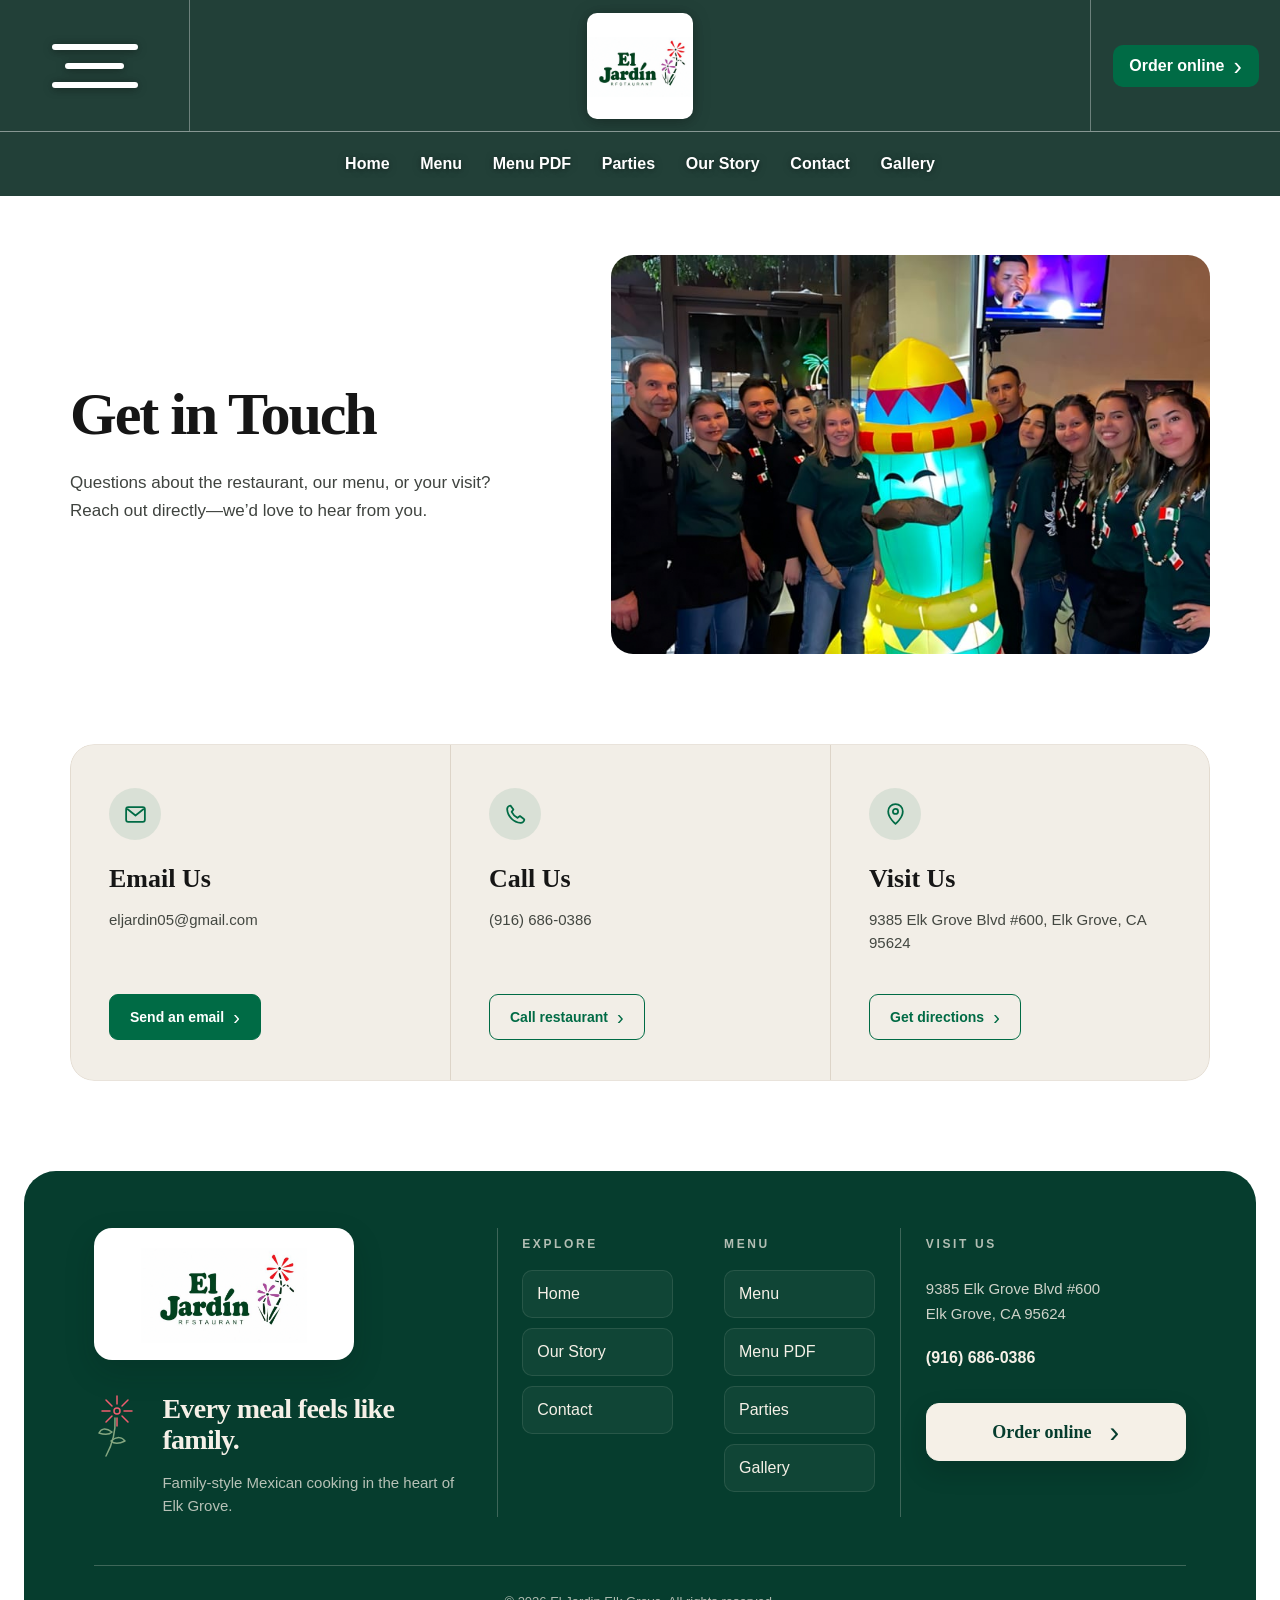
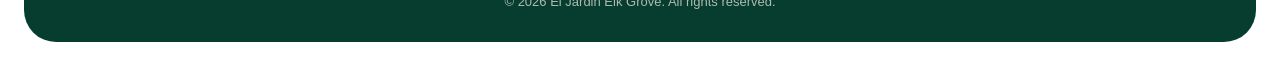
<file: contact.html>
<!doctype html>
<html lang="en">
  <head>
    <meta charset="UTF-8" />
    <meta name="viewport" content="width=device-width, initial-scale=1.0" />
    <meta
      name="description"
      content="Contact El Jardín restaurant in Elk Grove by email, phone, or in person."
    />
    <title>El Jardín | Contact Us</title>
    <link rel="stylesheet" href="style.css" />
  </head>
  <body>
    <header class="site-header is-past-hero-border" data-site-header>
      <div class="header-brand-row">
        <div class="header-balance">
          <button
            class="menu-toggle"
            type="button"
            aria-label="Open menu"
            aria-expanded="false"
            aria-controls="site-menu-overlay"
          >
            <span></span>
            <span></span>
            <span></span>
          </button>
        </div>

        <a
          class="header-brand"
          href="./index.html"
          aria-label="El Jardín home"
        >
          <img
            class="header-logo"
            src="images/logo.png"
            alt="El Jardín Restaurant"
          />
        </a>

        <div class="header-order-area">
          <a class="header-order" href="https://eljardineg.com/menu">
            Order online <span aria-hidden="true">›</span>
          </a>
        </div>
      </div>

      <nav class="header-nav" aria-label="Primary navigation">
        <a href="./index.html">Home</a>
        <a href="https://eljardineg.com/menu">Menu</a>
        <a href="./menu-pdf.html">Menu PDF</a>
        <a href="./parties.html">Parties</a>
        <a href="./our story.html">Our Story</a>
        <a href="./contact.html" aria-current="page">Contact</a>
        <a href="./gallery.html">Gallery</a>
      </nav>
    </header>

    <div id="site-menu-overlay" class="menu-overlay" aria-hidden="true">
      <button class="menu-close" type="button" aria-label="Close menu">×</button>

      <nav class="overlay-nav" aria-label="Expanded navigation">
        <a href="./index.html">Home</a>
        <a href="https://eljardineg.com/menu">Menu</a>
        <a href="./menu-pdf.html">Menu PDF</a>
        <a href="./parties.html">Parties</a>
        <a href="./our story.html">Our Story</a>
        <a href="./contact.html" aria-current="page">Contact</a>
        <a href="./gallery.html">Gallery</a>
        <a href="https://eljardineg.com/menu">Order online</a>
      </nav>
    </div>

    <main class="contact-page">
      <div class="contact-shell">
        <section
          class="contact-intro"
          data-reveal="contact-intro"
          aria-labelledby="contact-title"
        >
          <div class="contact-intro__copy">
            <h1 id="contact-title">Get in Touch</h1>
            <p>
              Questions about the restaurant, our menu, or your visit? Reach out
              directly—we’d love to hear from you.
            </p>
          </div>

          <img
            id="contact-mosaic"
            class="contact-mosaic"
            src="images/PhotoshopExtension_Image (30).png"
            alt="El Jardín team gathered beside a colorful cactus display and mosaic floor"
          />
        </section>

        <section
          class="contact-panel-section"
          data-reveal="contact-methods"
          aria-labelledby="contact-methods-title"
        >
          <h2 id="contact-methods-title" class="visually-hidden">
            Ways to contact El Jardín
          </h2>

          <div class="contact-panel">
            <article class="contact-method">
              <span class="contact-method__icon" aria-hidden="true">
                <svg viewBox="0 0 24 24">
                  <rect x="3" y="5" width="18" height="14" rx="2" />
                  <path d="m4.5 7 7.5 6 7.5-6" />
                </svg>
              </span>
              <h2>Email Us</h2>
              <p class="contact-method__detail">eljardin05@gmail.com</p>
              <a
                class="contact-action contact-action--primary"
                href="mailto:eljardin05@gmail.com?subject=El%20Jard%C3%ADn%20Website%20Inquiry"
                >Send an email</a
              >
            </article>

            <article class="contact-method">
              <span class="contact-method__icon" aria-hidden="true">
                <svg viewBox="0 0 24 24">
                  <path
                    d="M7.2 3.5 10 7.2 8.3 9.5c1.2 2.5 3.2 4.5 5.7 5.7l2.3-1.7 3.7 2.8c.4.3.6.8.4 1.3-.5 1.5-1.9 2.5-3.5 2.4C10.2 19.5 4.5 13.8 4 7.1c-.1-1.6.9-3 2.4-3.5.3-.1.6-.1.8-.1Z"
                  />
                </svg>
              </span>
              <h2>Call Us</h2>
              <p class="contact-method__detail">(916) 686-0386</p>
              <a class="contact-action" href="tel:+19166860386"
                >Call restaurant</a
              >
            </article>

            <article class="contact-method">
              <span class="contact-method__icon" aria-hidden="true">
                <svg viewBox="0 0 24 24">
                  <path
                    d="M12 21s7-6.1 7-12a7 7 0 1 0-14 0c0 5.9 7 12 7 12Z"
                  />
                  <circle cx="12" cy="9" r="2.5" />
                </svg>
              </span>
              <h2>Visit Us</h2>
              <address class="contact-method__detail">
                9385 Elk Grove Blvd #600, Elk Grove, CA 95624
              </address>
              <a
                class="contact-action"
                href="https://www.google.com/maps/search/?api=1&query=9385+Elk+Grove+Blvd+%23600%2C+Elk+Grove%2C+CA+95624"
                target="_blank"
                rel="noopener noreferrer"
                >Get directions</a
              >
            </article>
          </div>
        </section>
      </div>
    </main>

    <footer class="elj-footer">
      <div class="elj-footer__inner">
        <div class="elj-footer__grid">
          <div class="elj-footer__brand">
            <a
              class="elj-footer__logo-card"
              href="./index.html"
              aria-label="El Jardín home"
            >
              <img src="images/logo.png" alt="El Jardín Restaurant" />
            </a>

            <div class="elj-footer__brand-message">
              <svg
                class="elj-footer__flower"
                viewBox="0 0 42 64"
                aria-hidden="true"
              >
                <path d="M21 24c1 16-3 27-9 38" />
                <path d="M18 38c-7-5-11-3-13 1 6 2 10 2 13-1Z" />
                <path d="M17 47c6-5 11-4 14 0-6 3-11 3-14 0Z" />
                <circle cx="23" cy="17" r="3" />
                <path d="M23 2v8M23 24v8M8 17h8M30 17h8M12 6l6 6M28 22l6 6M34 6l-6 6M18 22l-6 6" />
              </svg>

              <div>
                <h2>Every meal feels like family.</h2>
                <p>
                  Family-style Mexican cooking in the heart of Elk Grove.
                </p>
              </div>
            </div>
          </div>

          <nav
            class="elj-footer__group elj-footer__group--divided"
            aria-label="Explore"
          >
            <p class="elj-footer__label">Explore</p>
            <a href="./index.html">Home</a>
            <a href="./our story.html">Our Story</a>
            <a href="./contact.html">Contact</a>
          </nav>

          <nav class="elj-footer__group" aria-label="Menu links">
            <p class="elj-footer__label">Menu</p>
            <a href="https://eljardineg.com/menu">Menu</a>
            <a href="./menu-pdf.html">Menu PDF</a>
            <a href="./parties.html">Parties</a>
            <a href="./gallery.html">Gallery</a>
          </nav>

          <div class="elj-footer__visit elj-footer__group--divided">
            <p class="elj-footer__label">Visit Us</p>
            <address>
              9385 Elk Grove Blvd #600<br />
              Elk Grove, CA 95624
            </address>
            <a class="elj-footer__phone" href="tel:+19166860386">
              (916) 686-0386
            </a>
            <a class="elj-footer__order" href="https://eljardineg.com/menu">
              <span>Order online</span>
              <span class="elj-footer__order-arrow" aria-hidden="true">›</span>
            </a>
          </div>
        </div>

        <div class="elj-footer__bottom">
          <p>
            © <span data-year>2026</span> El Jardin Elk Grove. All rights
            reserved.
          </p>
        </div>
      </div>
    </footer>

    <script src="script.js"></script>
  </body>
</html>
</file>
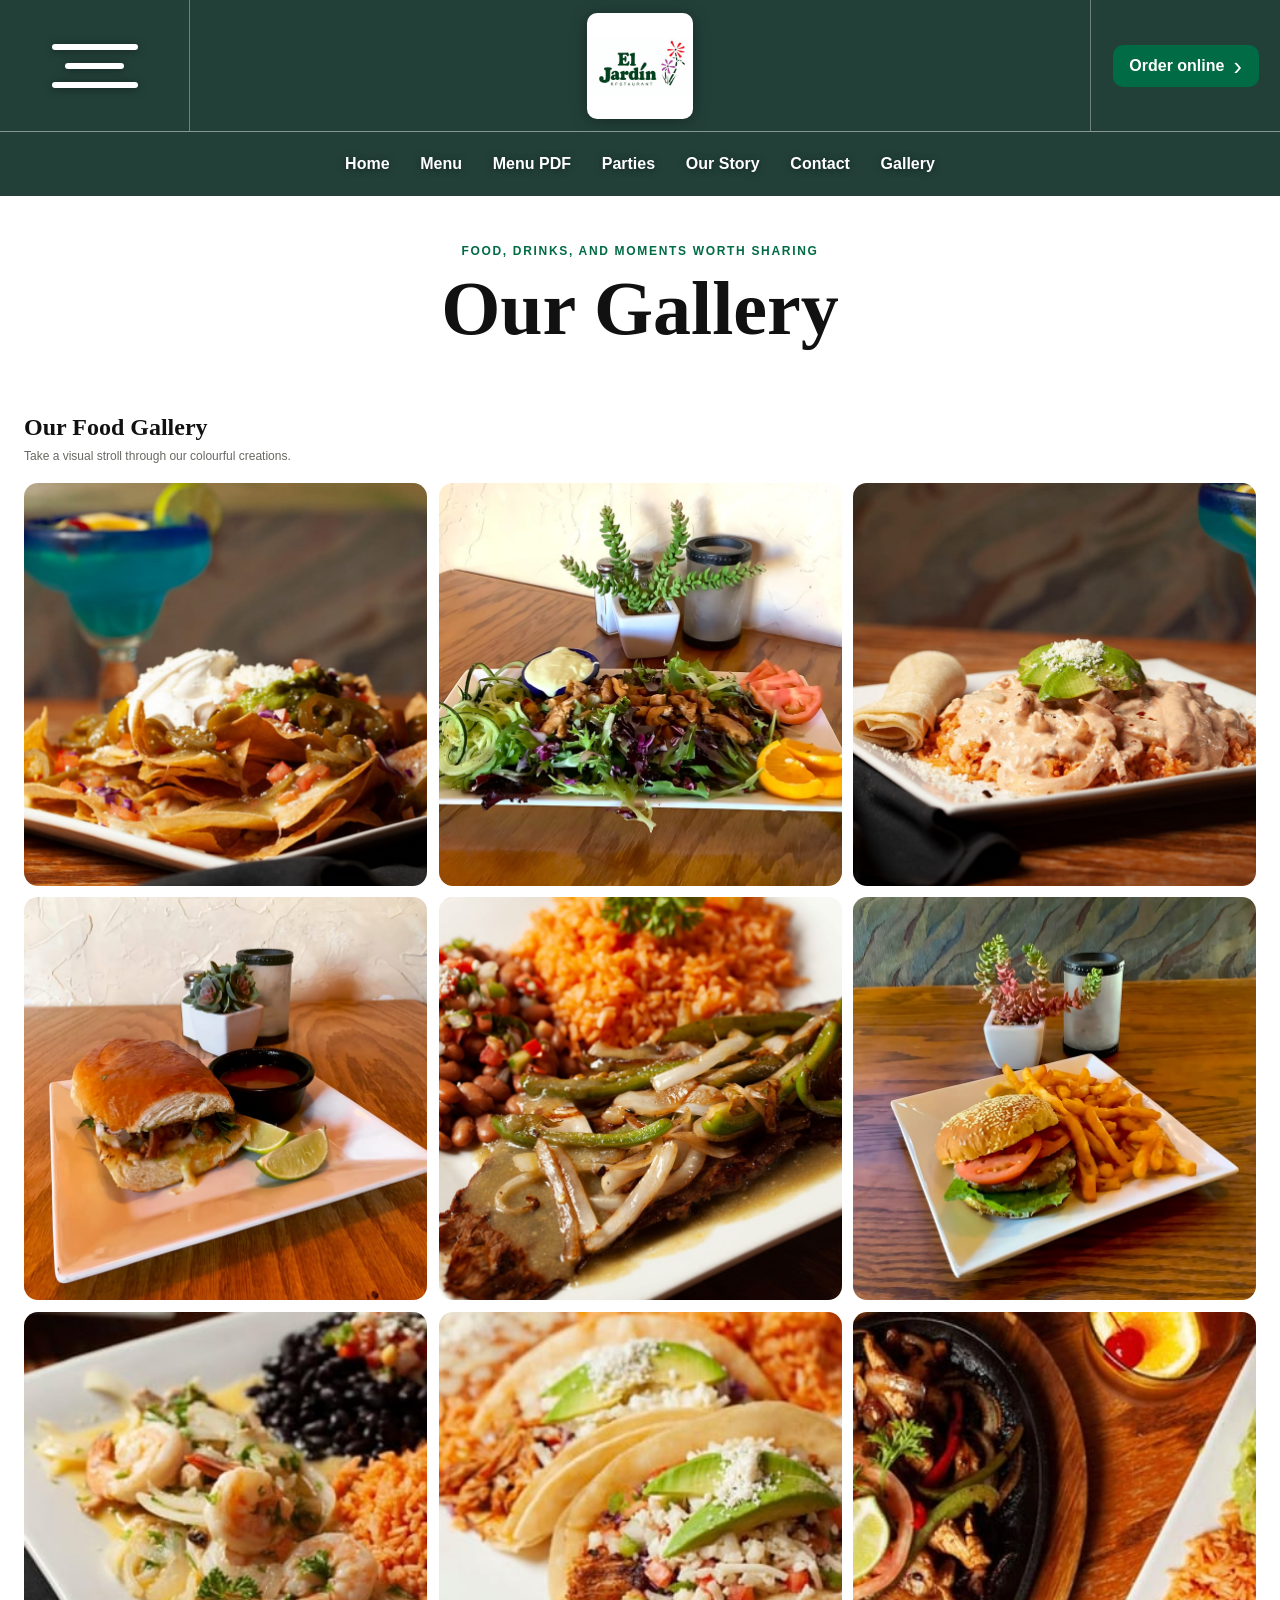
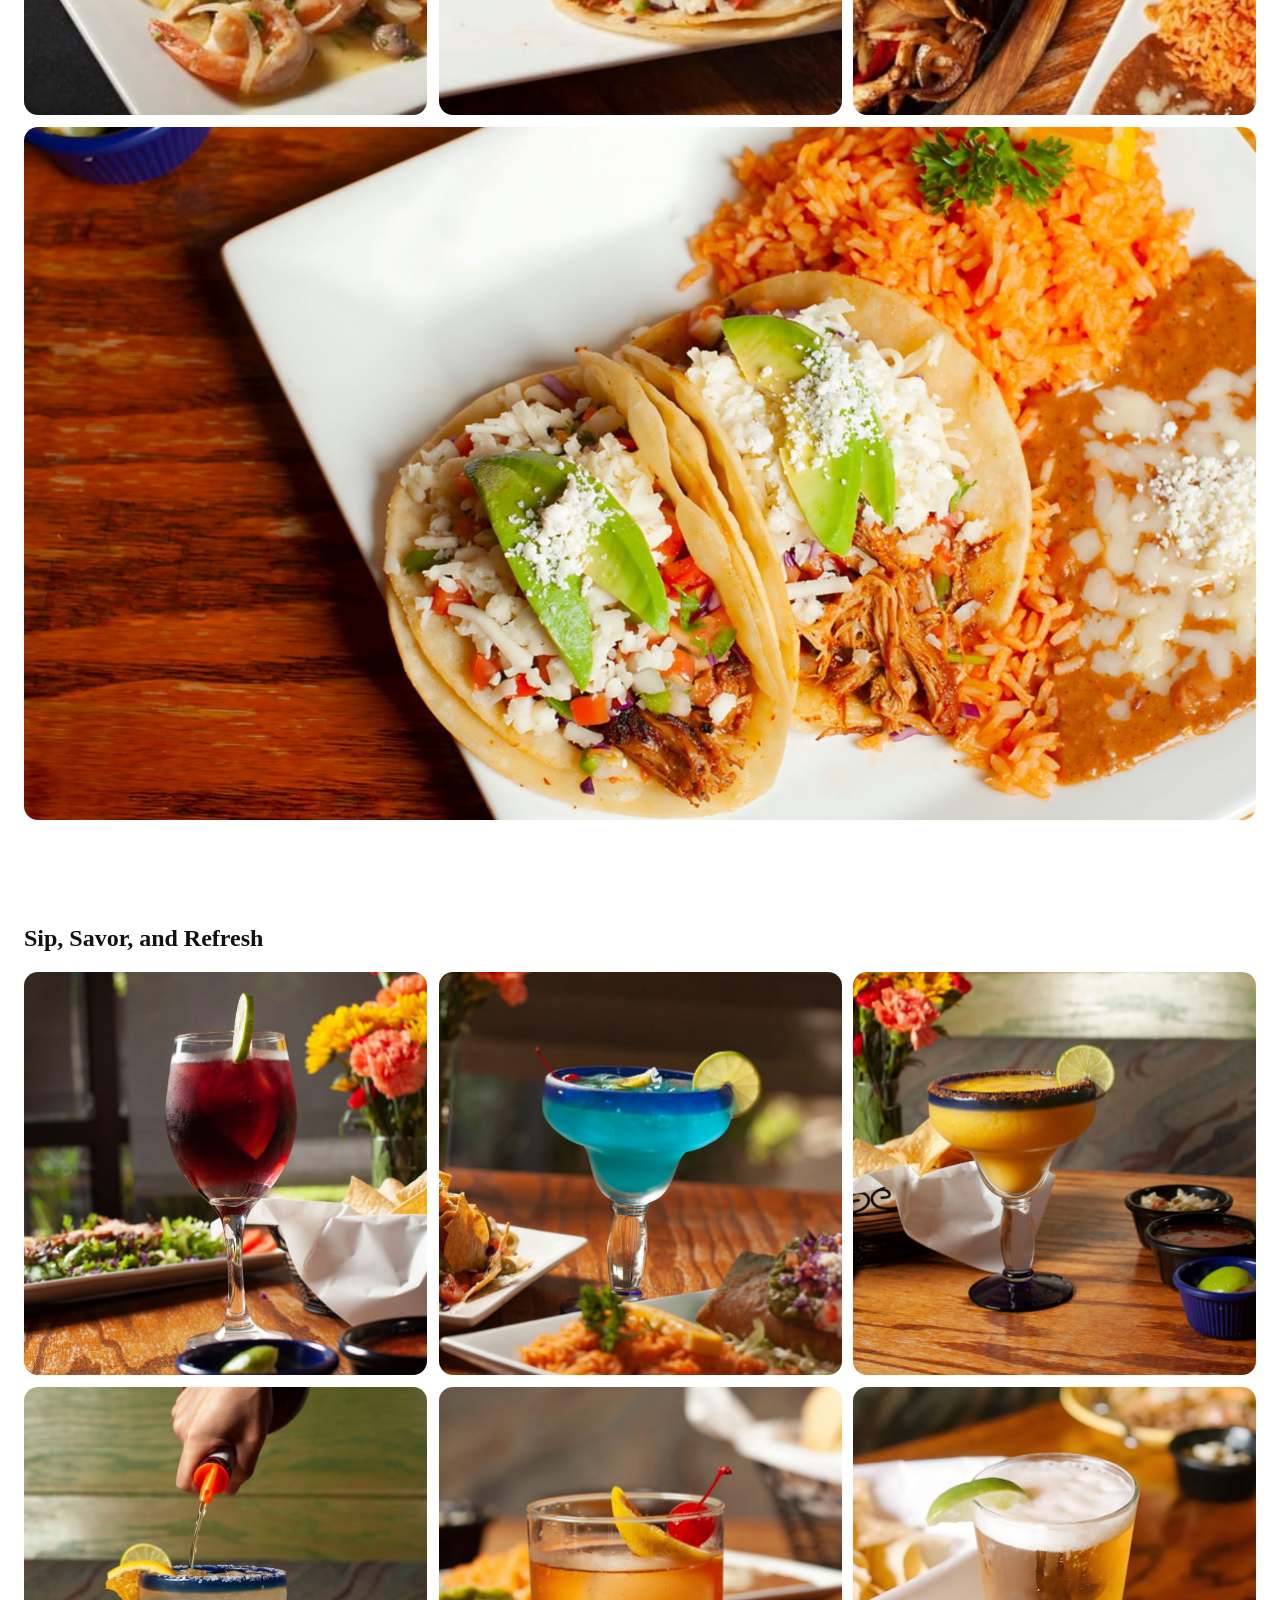
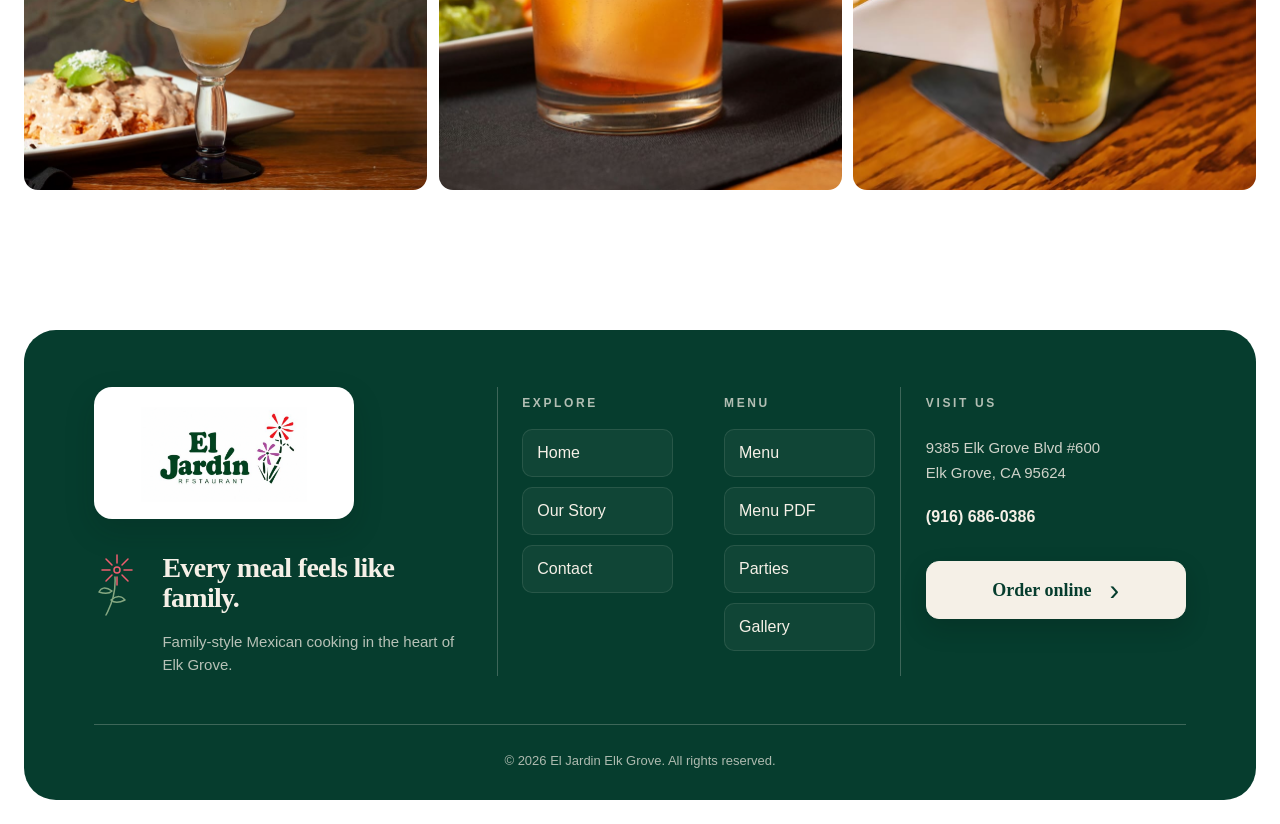
<file: gallery.html>
<!doctype html>
<html lang="en">
  <head>
    <meta charset="UTF-8" />
    <meta name="viewport" content="width=device-width, initial-scale=1.0" />
    <meta
      name="description"
      content="Explore food and drink photos from El Jardín in Elk Grove, California."
    />
    <title>El Jardín | Gallery</title>
    <link rel="stylesheet" href="style.css" />
  </head>
  <body>
    <header class="site-header is-past-hero-border" data-site-header>
      <div class="header-brand-row">
        <div class="header-balance">
          <button
            class="menu-toggle"
            type="button"
            aria-label="Open menu"
            aria-expanded="false"
            aria-controls="site-menu-overlay"
          >
            <span></span>
            <span></span>
            <span></span>
          </button>
        </div>

        <a
          class="header-brand"
          href="./index.html"
          aria-label="El Jardín home"
        >
          <img
            class="header-logo"
            src="images/logo.png"
            alt="El Jardín Restaurant"
          />
        </a>

        <div class="header-order-area">
          <a class="header-order" href="https://eljardineg.com/menu">
            Order online <span aria-hidden="true">›</span>
          </a>
        </div>
      </div>

      <nav class="header-nav" aria-label="Primary navigation">
        <a href="./index.html">Home</a>
        <a href="https://eljardineg.com/menu">Menu</a>
        <a href="./menu-pdf.html">Menu PDF</a>
        <a href="./parties.html">Parties</a>
        <a href="./our story.html">Our Story</a>
        <a href="./contact.html">Contact</a>
        <a href="./gallery.html" aria-current="page">Gallery</a>
      </nav>
    </header>

    <div id="site-menu-overlay" class="menu-overlay" aria-hidden="true">
      <button class="menu-close" type="button" aria-label="Close menu">×</button>

      <nav class="overlay-nav" aria-label="Expanded navigation">
        <a href="./index.html">Home</a>
        <a href="https://eljardineg.com/menu">Menu</a>
        <a href="./menu-pdf.html">Menu PDF</a>
        <a href="./parties.html">Parties</a>
        <a href="./our story.html">Our Story</a>
        <a href="./contact.html">Contact</a>
        <a href="./gallery.html" aria-current="page">Gallery</a>
        <a href="https://eljardineg.com/menu">Order online</a>
      </nav>
    </div>

    <main id="main-content" class="gallery-page">
      <header class="gallery-page__heading gallery-width">
        <p>Food, drinks, and moments worth sharing</p>
        <h1 id="gallery-title">Our Gallery</h1>
      </header>

      <section
        class="gallery-section gallery-width"
        data-reveal="food-gallery"
        aria-labelledby="food-gallery-heading"
      >
        <header class="gallery-heading">
          <h2 id="food-gallery-heading">Our Food Gallery</h2>
          <p>Take a visual stroll through our colourful creations.</p>
        </header>
        <div class="gallery-grid">
          <img
            class="gallery-image"
            src="images/PhotoshopExtension_Image (12).png"
            alt="Nachos topped with sour cream and guacamole"
          />
          <img
            class="gallery-image"
            src="images/PhotoshopExtension_Image (13).png"
            alt="Fresh Mexican salad with grilled meat and vegetables"
          />
          <img
            class="gallery-image"
            src="images/PhotoshopExtension_Image (14).png"
            alt="Pollo con crema served with Mexican rice"
          />
          <img
            class="gallery-image"
            src="images/PhotoshopExtension_Image (15).png"
            alt="Mexican torta served with dipping sauce"
          />
          <img
            class="gallery-image"
            src="images/PhotoshopExtension_Image (16).png"
            alt="Carne asada with grilled onions peppers rice and beans"
          />
          <img
            class="gallery-image"
            src="images/PhotoshopExtension_Image (17).png"
            alt="Burger served with french fries"
          />
          <img
            class="gallery-image"
            src="images/PhotoshopExtension_Image (8).png"
            alt="Camarones Salvajes served with rice and black beans"
          />
          <img
            class="gallery-image"
            src="images/PhotoshopExtension_Image (4).png"
            alt="Tacos Reyes topped with avocado"
          />
          <img
            class="gallery-image"
            src="images/PhotoshopExtension_Image (7).png"
            alt="Chicken fajitas served in a sizzling skillet"
          />
          <img
            class="gallery-image gallery-image--wide"
            src="images/PhotoshopExtension_Image (11).png"
            alt="Tacos served with Mexican rice and refried beans"
          />
        </div>
      </section>

      <section
        class="gallery-section gallery-width gallery-section--drinks"
        data-reveal="drinks-gallery"
        aria-labelledby="drinks-gallery-heading"
      >
        <header class="gallery-heading">
          <h2 id="drinks-gallery-heading">Sip, Savor, and Refresh</h2>
        </header>
        <div class="gallery-grid">
          <img
            class="gallery-image"
            src="images/PhotoshopExtension_Image (18).png"
            alt="Red sangria served with a lime garnish"
          />
          <img
            class="gallery-image"
            src="images/PhotoshopExtension_Image (19).png"
            alt="Blue margarita served with a lime garnish"
          />
          <img
            class="gallery-image"
            src="images/PhotoshopExtension_Image (20).png"
            alt="Orange margarita with a seasoned rim and lime garnish"
          />
          <img
            class="gallery-image"
            src="images/PhotoshopExtension_Image (21).png"
            alt="Fresh margarita being poured at the table"
          />
          <img
            class="gallery-image"
            src="images/PhotoshopExtension_Image (22).png"
            alt="Amber cocktail served with orange and cherry garnishes"
          />
          <img
            class="gallery-image"
            src="images/PhotoshopExtension_Image (23).png"
            alt="Cold beer served with a lime garnish"
          />
        </div>
      </section>
    </main>

    <footer class="elj-footer">
      <div class="elj-footer__inner">
        <div class="elj-footer__grid">
          <div class="elj-footer__brand">
            <a
              class="elj-footer__logo-card"
              href="./index.html"
              aria-label="El Jardín home"
            >
              <img src="images/logo.png" alt="El Jardín Restaurant" />
            </a>

            <div class="elj-footer__brand-message">
              <svg
                class="elj-footer__flower"
                viewBox="0 0 42 64"
                aria-hidden="true"
              >
                <path d="M21 24c1 16-3 27-9 38" />
                <path d="M18 38c-7-5-11-3-13 1 6 2 10 2 13-1Z" />
                <path d="M17 47c6-5 11-4 14 0-6 3-11 3-14 0Z" />
                <circle cx="23" cy="17" r="3" />
                <path d="M23 2v8M23 24v8M8 17h8M30 17h8M12 6l6 6M28 22l6 6M34 6l-6 6M18 22l-6 6" />
              </svg>

              <div>
                <h2>Every meal feels like family.</h2>
                <p>
                  Family-style Mexican cooking in the heart of Elk Grove.
                </p>
              </div>
            </div>
          </div>

          <nav
            class="elj-footer__group elj-footer__group--divided"
            aria-label="Explore"
          >
            <p class="elj-footer__label">Explore</p>
            <a href="./index.html">Home</a>
            <a href="./our story.html">Our Story</a>
            <a href="./contact.html">Contact</a>
          </nav>

          <nav class="elj-footer__group" aria-label="Menu links">
            <p class="elj-footer__label">Menu</p>
            <a href="https://eljardineg.com/menu">Menu</a>
            <a href="./menu-pdf.html">Menu PDF</a>
            <a href="./parties.html">Parties</a>
            <a href="./gallery.html">Gallery</a>
          </nav>

          <div class="elj-footer__visit elj-footer__group--divided">
            <p class="elj-footer__label">Visit Us</p>
            <address>
              9385 Elk Grove Blvd #600<br />
              Elk Grove, CA 95624
            </address>
            <a class="elj-footer__phone" href="tel:+19166860386">
              (916) 686-0386
            </a>
            <a class="elj-footer__order" href="https://eljardineg.com/menu">
              <span>Order online</span>
              <span class="elj-footer__order-arrow" aria-hidden="true">›</span>
            </a>
          </div>
        </div>

        <div class="elj-footer__bottom">
          <p>
            © <span data-year>2026</span> El Jardin Elk Grove. All rights
            reserved.
          </p>
        </div>
      </div>
    </footer>

    <script src="script.js"></script>
  </body>
</html>
</file>
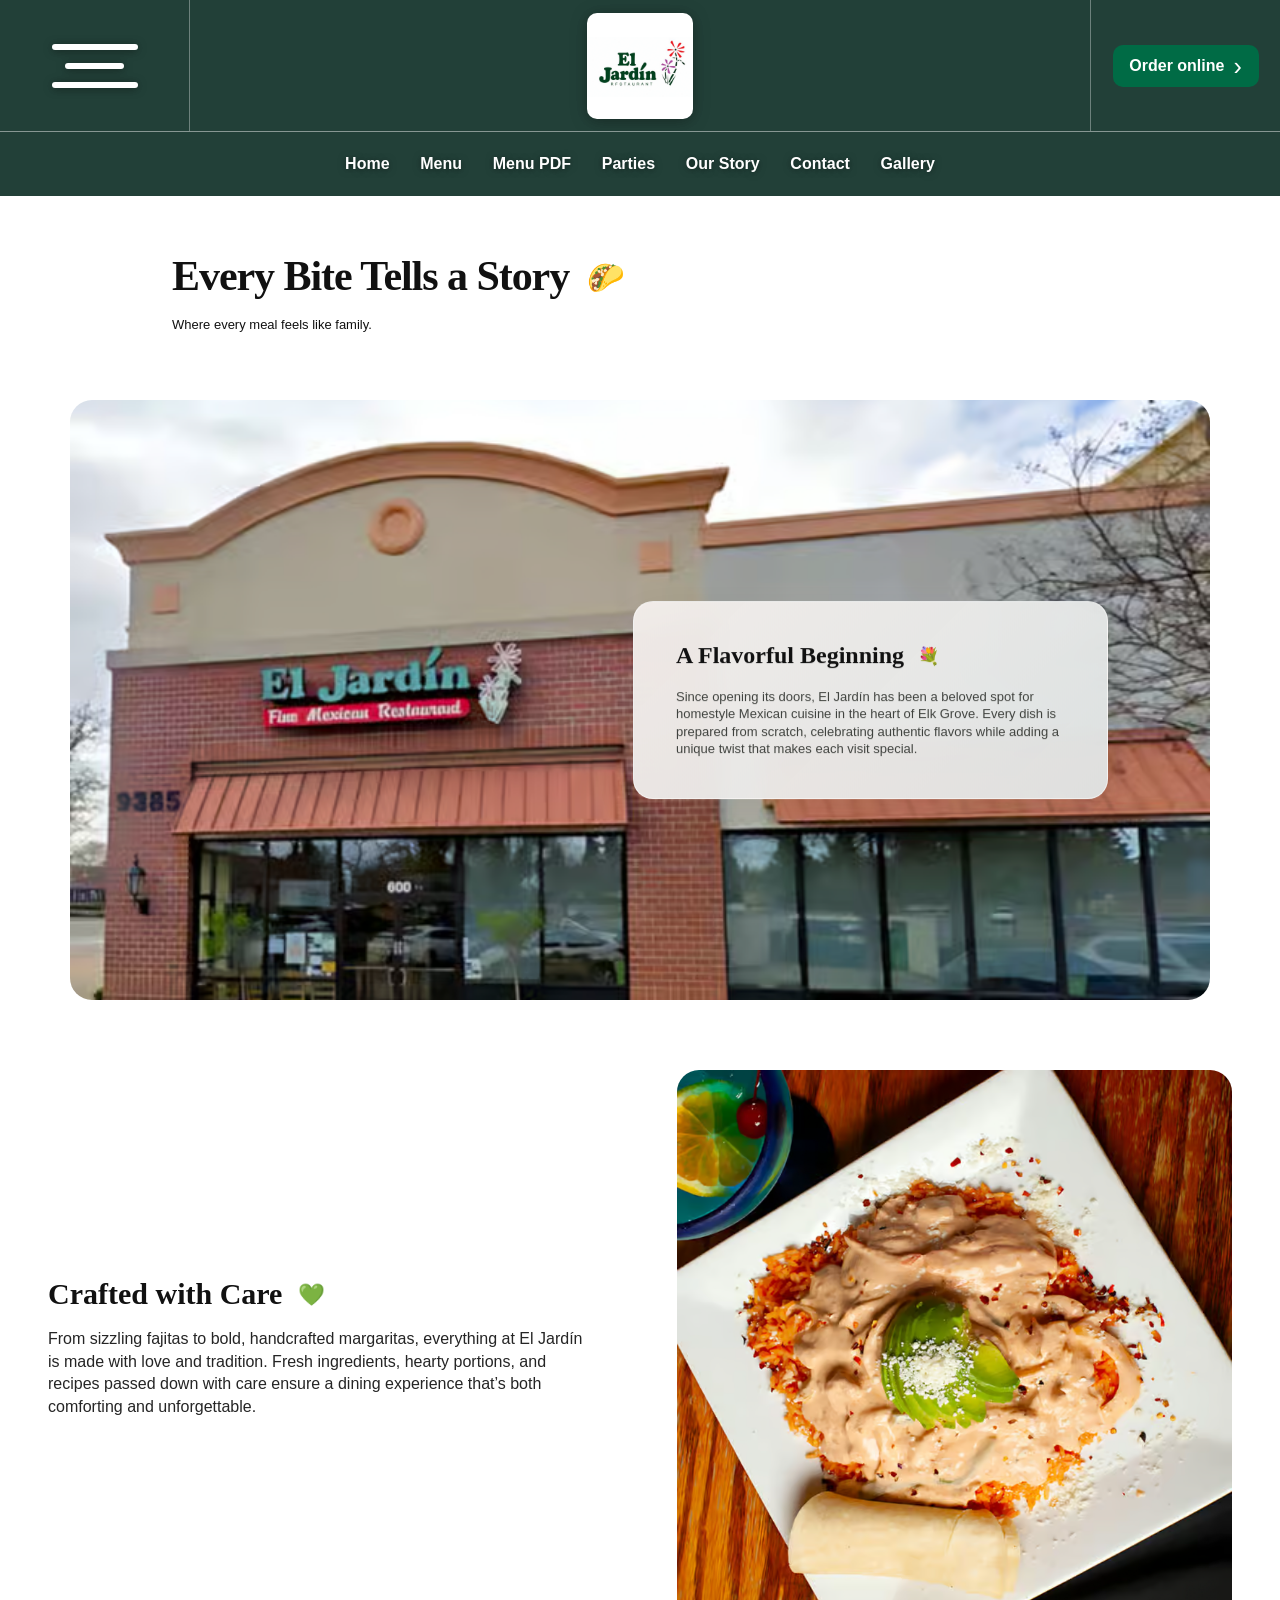
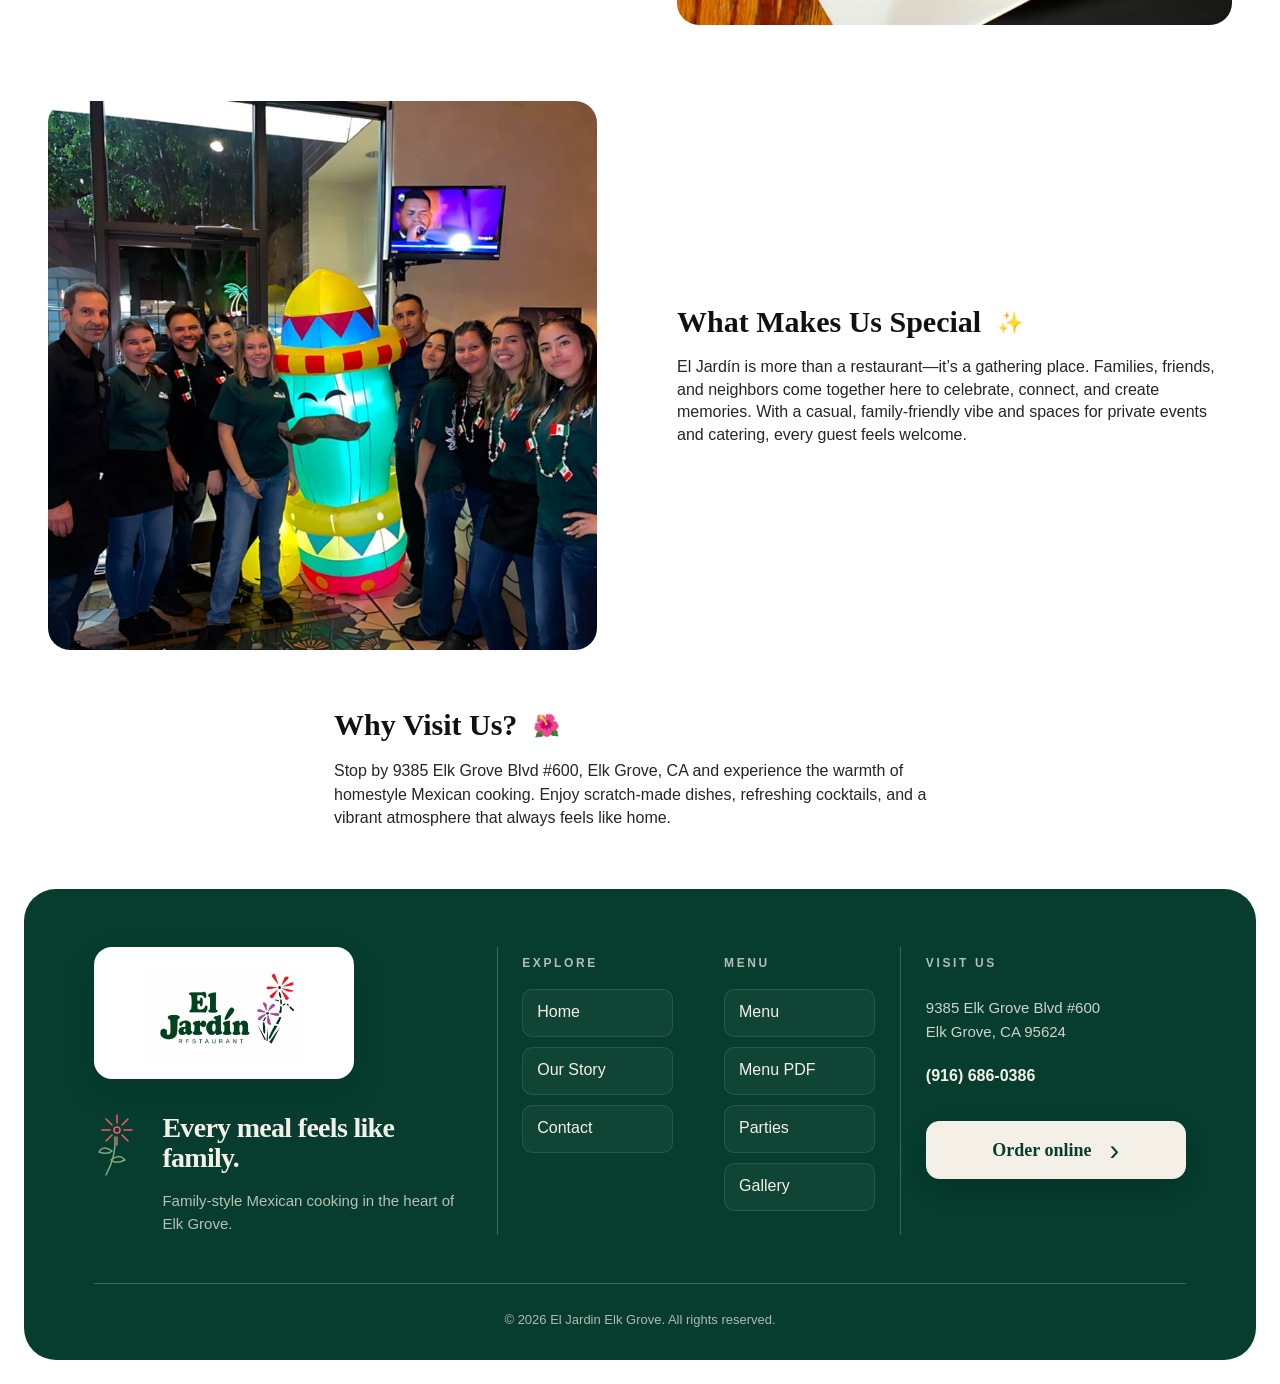
<file: our story.html>
<!doctype html>
<html lang="en">
  <head>
    <meta charset="UTF-8" />
    <meta name="viewport" content="width=device-width, initial-scale=1.0" />

    <meta
      name="description"
      content="El Jardín Mexican restaurant in Elk Grove, California."
    />

    <title>El Jardín | Main Menu PDF</title>

    <link rel="stylesheet" href="style.css" />
  </head>

  <body>
    <!-- =====================================================
         SITE TOP
         ===================================================== -->

    <header
      class="site-header is-past-hero-border"
      data-site-header
    >
      <div class="header-brand-row">
        <div class="header-balance">
          <button
            class="menu-toggle"
            type="button"
            aria-label="Open menu"
            aria-expanded="false"
            aria-controls="site-menu-overlay"
          >
            <span></span>
            <span></span>
            <span></span>
          </button>
        </div>

        <a
          class="header-brand"
          href="./index.html"
          aria-label="El Jardín home"
        >
          <img
            class="header-logo"
            src="images/logo.png"
            alt="El Jardín Restaurant"
          />
        </a>

        <div class="header-order-area">
          <a
            class="header-order"
            href="https://eljardineg.com/menu"
          >
            Order online
            <span aria-hidden="true">›</span>
          </a>
        </div>
      </div>

      <nav
        class="header-nav"
        aria-label="Primary navigation"
      >
        <a href="./index.html">
          Home
        </a>

        <a href="https://eljardineg.com/menu">
          Menu
        </a>

        <a
          href="./menu-pdf.html"
        >
          Menu PDF
        </a>

        <a href="./parties.html">Parties</a>

        <a href="./our story.html" aria-current="page">Our Story</a>

        <a href="./contact.html">Contact</a>

        <a href="./gallery.html">Gallery</a>
      </nav>
    </header>


    <!-- =====================================================
         FULL-SCREEN MENU
         ===================================================== -->

    <div
      id="site-menu-overlay"
      class="menu-overlay"
      aria-hidden="true"
    >
      <button
        class="menu-close"
        type="button"
        aria-label="Close menu"
      >
        ×
      </button>

      <nav
        class="overlay-nav"
        aria-label="Expanded navigation"
      >
        <a href="./index.html">
          Home
        </a>

        <a href="https://eljardineg.com/menu">
          Menu
        </a>

        <a
          href="./menu-pdf.html"
        >
          Menu PDF
        </a>

        <a href="./parties.html">Parties</a>

        <a href="./our story.html" aria-current="page">Our Story</a>

        <a href="./contact.html">Contact</a>

        <a href="./gallery.html">Gallery</a>

        <a href="https://eljardineg.com/menu">
          Order online
        </a>
      </nav>
    </div>


    <main class="story-page">
      <section
      class="story-shell"aria-labelledby="story-title" data-reveal="story-hero">
        <header class="story-heading">
          <h1 id="story-title">
            Every Bite Tells a Story
            <span class="story-emoji" aria-hidden="true">🌮</span>
          </h1>
    
          <p>Where every meal feels like family.</p>
        </header>
    
        <div class="story-visual">
          <img
            class="story-image"
            src="images/PhotoshopExtension_Image (9).png"
            alt="The El Jardín restaurant storefront in Elk Grove"
          />
    
          <article class="story-card">
            <h2>
              A Flavorful Beginning
              <span class="story-emoji" aria-hidden="true">💐</span>
            </h2>
    
            <p>
              Since opening its doors, El Jardín has been a beloved spot for
              homestyle Mexican cuisine in the heart of Elk Grove. Every dish is
              prepared from scratch, celebrating authentic flavors while adding a
              unique twist that makes each visit special.
            </p>
          </article>
        </div>
      </section>

      <section
      class="story-care" aria-labelledby="care-title"data-reveal="story-care">
        <div class="story-care__copy">
          <h2 id="care-title">
            Crafted with Care
            <span class="story-emoji" aria-hidden="true">💚</span>
          </h2>
      
          <p>
            From sizzling fajitas to bold, handcrafted margaritas, everything at El
            Jardín is made with love and tradition. Fresh ingredients, hearty
            portions, and recipes passed down with care ensure a dining experience
            that’s both comforting and unforgettable.
          </p>
        </div>
      
        <img
          class="story-care__image"
          src="images/PhotoshopExtension_Image (10).png"
          alt="A freshly prepared Mexican entrée at El Jardín"
        />
      </section>

      <section
      class="story-care story-care--image-first"
      aria-labelledby="special-title"
      data-reveal="story-special"
    >
      <img
        class="story-care__image"
        src="images/PhotoshopExtension_Image (30).png"
        alt="The El Jardín team celebrating together"
      />

      <div class="story-care__copy">
        <h2 id="special-title">
          What Makes Us Special
          <span class="story-emoji" aria-hidden="true">✨</span>
        </h2>

        <p>
          El Jardín is more than a restaurant—it’s a gathering place.
          Families, friends, and neighbors come together here to celebrate,
          connect, and create memories. With a casual, family-friendly vibe
          and spaces for private events and catering, every guest feels
          welcome.
        </p>
      </div>
    </section>

          <section
        class="story-visit"
        aria-labelledby="visit-title"
        data-reveal="story-visit"
      >
      <h2 id="visit-title">
        Why Visit Us?
        <span class="story-emoji" aria-hidden="true">🌺</span>
      </h2>

      <p>
        Stop by 9385 Elk Grove Blvd #600, Elk Grove, CA and experience the
        warmth of homestyle Mexican cooking. Enjoy scratch-made dishes,
        refreshing cocktails, and a vibrant atmosphere that always feels like
        home.
      </p>
    </section>
    </main>


    <!-- =====================================================
         FOOTER
         ===================================================== -->

    <footer class="elj-footer">
      <div class="elj-footer__inner">
        <div class="elj-footer__grid">
          <div class="elj-footer__brand">
            <a
              class="elj-footer__logo-card"
              href="./index.html"
              aria-label="El Jardín home"
            >
              <img src="images/logo.png" alt="El Jardín Restaurant" />
            </a>

            <div class="elj-footer__brand-message">
              <svg
                class="elj-footer__flower"
                viewBox="0 0 42 64"
                aria-hidden="true"
              >
                <path d="M21 24c1 16-3 27-9 38" />
                <path d="M18 38c-7-5-11-3-13 1 6 2 10 2 13-1Z" />
                <path d="M17 47c6-5 11-4 14 0-6 3-11 3-14 0Z" />
                <circle cx="23" cy="17" r="3" />
                <path d="M23 2v8M23 24v8M8 17h8M30 17h8M12 6l6 6M28 22l6 6M34 6l-6 6M18 22l-6 6" />
              </svg>

              <div>
                <h2>Every meal feels like family.</h2>
                <p>
                  Family-style Mexican cooking in the heart of Elk Grove.
                </p>
              </div>
            </div>
          </div>

          <nav
            class="elj-footer__group elj-footer__group--divided"
            aria-label="Explore"
          >
            <p class="elj-footer__label">Explore</p>
            <a href="./index.html">Home</a>
            <a href="./our story.html">Our Story</a>
            <a href="./contact.html">Contact</a>
          </nav>

          <nav class="elj-footer__group" aria-label="Menu links">
            <p class="elj-footer__label">Menu</p>
            <a href="https://eljardineg.com/menu">Menu</a>
            <a href="./menu-pdf.html">Menu PDF</a>
            <a href="./parties.html">Parties</a>
            <a href="./gallery.html">Gallery</a>
          </nav>

          <div class="elj-footer__visit elj-footer__group--divided">
            <p class="elj-footer__label">Visit Us</p>
            <address>
              9385 Elk Grove Blvd #600<br />
              Elk Grove, CA 95624
            </address>
            <a class="elj-footer__phone" href="tel:+19166860386">
              (916) 686-0386
            </a>
            <a class="elj-footer__order" href="https://eljardineg.com/menu">
              <span>Order online</span>
              <span class="elj-footer__order-arrow" aria-hidden="true">›</span>
            </a>
          </div>
        </div>

        <div class="elj-footer__bottom">
          <p>
            © <span data-year>2026</span> El Jardin Elk Grove. All rights
            reserved.
          </p>
        </div>
      </div>
    </footer>

    <script src="script.js"></script>
  </body>
</html>
</file>
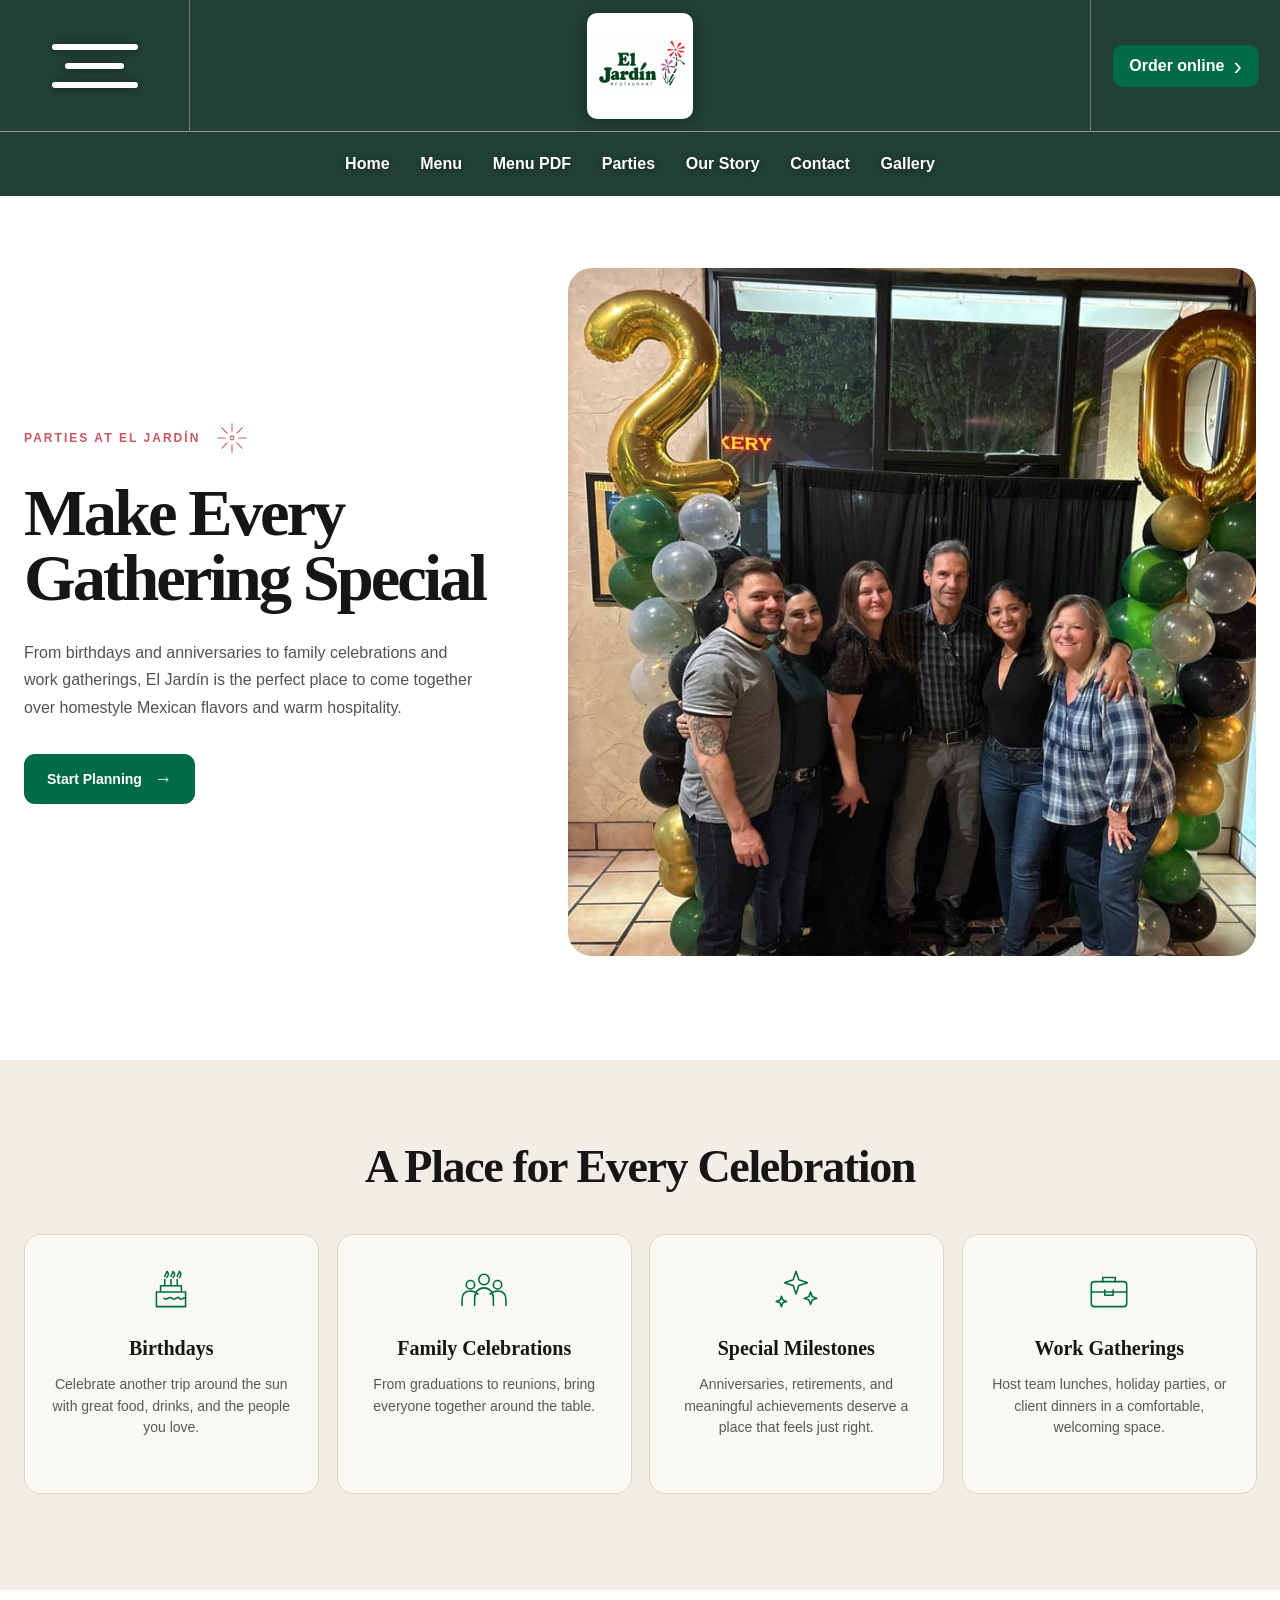
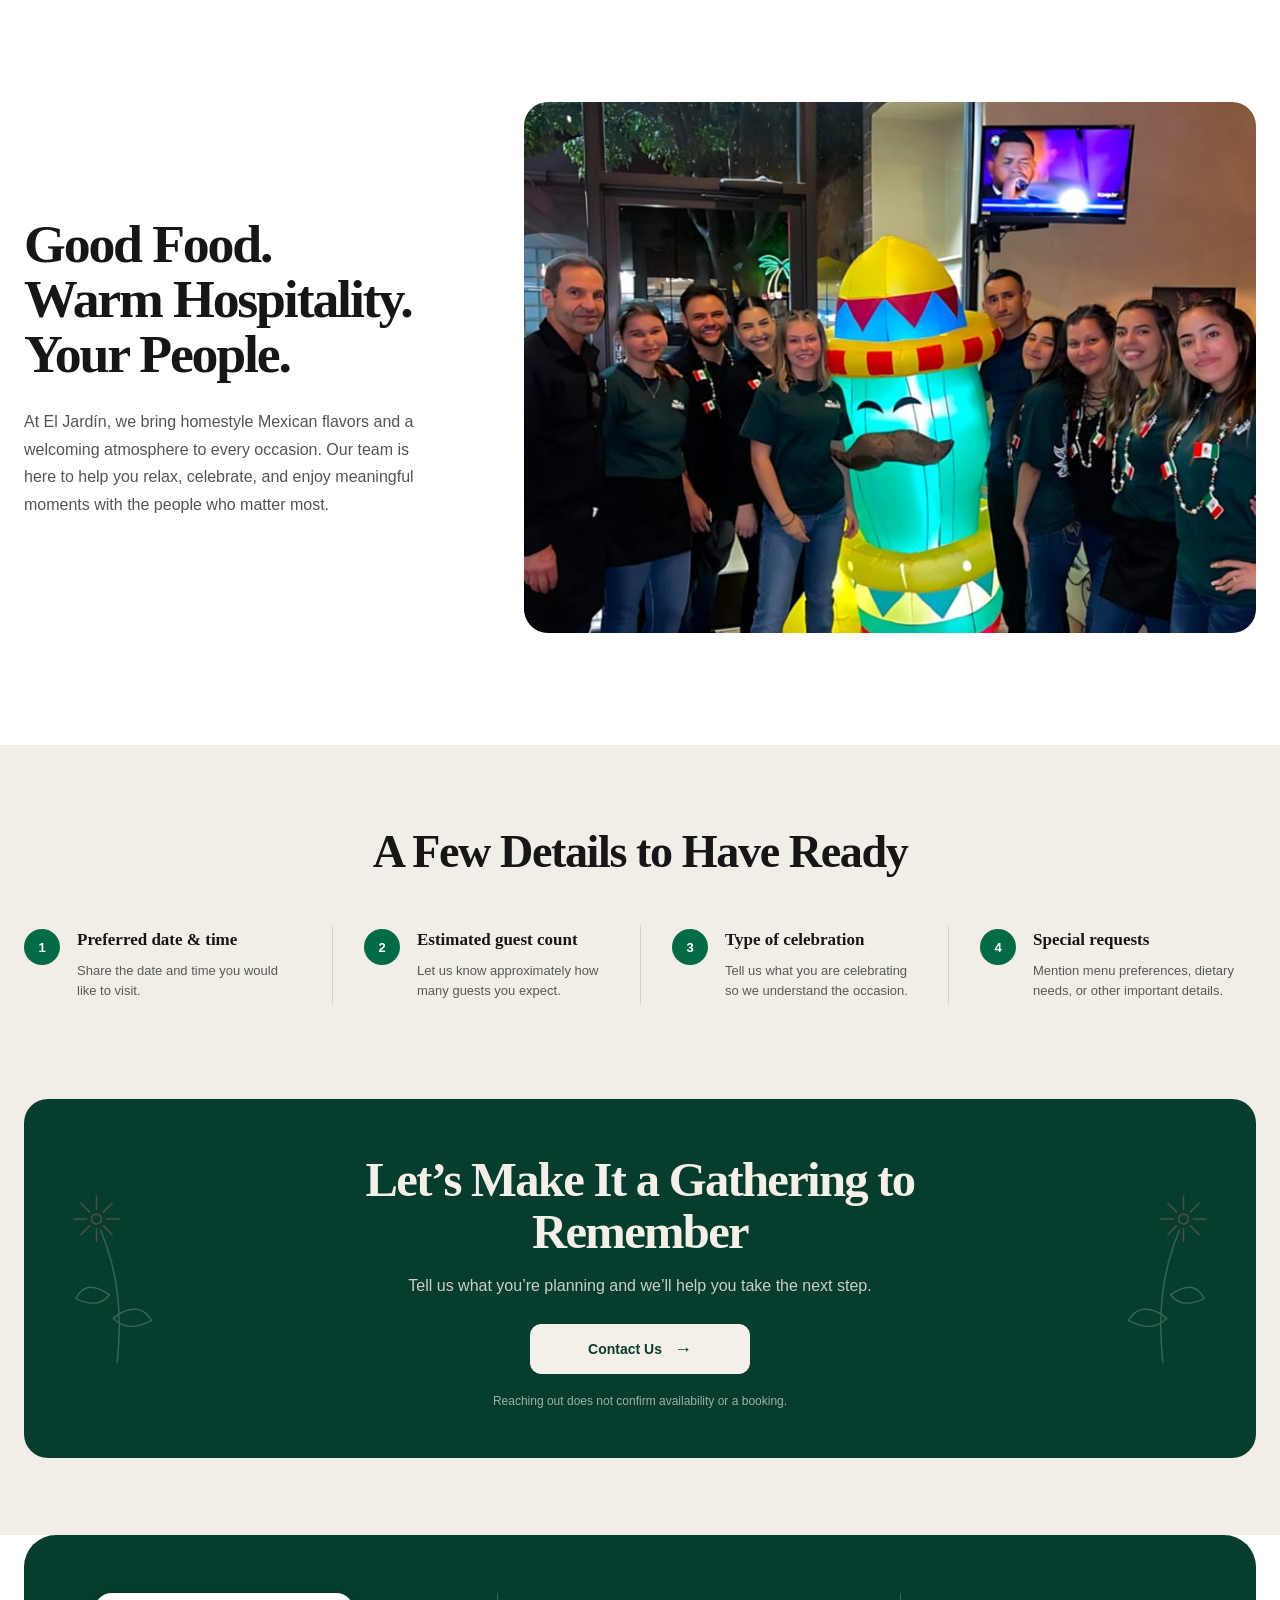
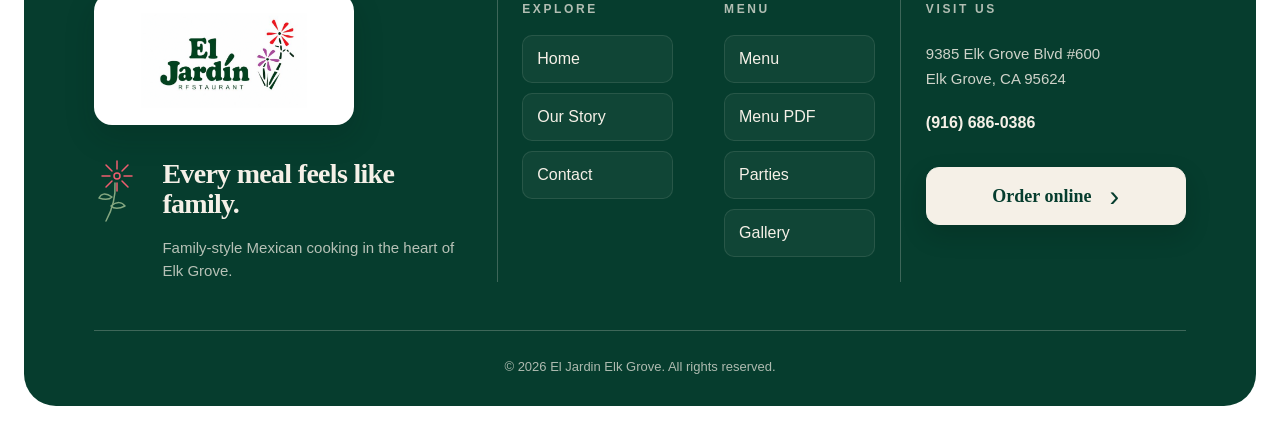
<file: parties.html>
<!doctype html>
<html lang="en">
  <head>
    <meta charset="UTF-8" />
    <meta name="viewport" content="width=device-width, initial-scale=1.0" />
    <meta
      name="description"
      content="Celebrate birthdays, milestones, family occasions, and work gatherings at El Jardín in Elk Grove."
    />
    <title>El Jardín | Parties</title>
    <link rel="stylesheet" href="style.css" />
  </head>
  <body class="parties-page">
    <header class="site-header is-past-hero-border" data-site-header>
      <div class="header-brand-row">
        <div class="header-balance">
          <button
            class="menu-toggle"
            type="button"
            aria-label="Open menu"
            aria-expanded="false"
            aria-controls="site-menu-overlay"
          >
            <span></span>
            <span></span>
            <span></span>
          </button>
        </div>

        <a
          class="header-brand"
          href="./index.html"
          aria-label="El Jardín home"
        >
          <img
            class="header-logo"
            src="images/logo.png"
            alt="El Jardín Restaurant"
          />
        </a>

        <div class="header-order-area">
          <a class="header-order" href="https://eljardineg.com/menu">
            Order online <span aria-hidden="true">›</span>
          </a>
        </div>
      </div>

      <nav class="header-nav" aria-label="Primary navigation">
        <a href="./index.html">Home</a>
        <a href="https://eljardineg.com/menu">Menu</a>
        <a href="./menu-pdf.html">Menu PDF</a>
        <a href="./parties.html" aria-current="page">Parties</a>
        <a href="./our story.html">Our Story</a>
        <a href="./contact.html">Contact</a>
        <a href="./gallery.html">Gallery</a>
      </nav>
    </header>

    <div id="site-menu-overlay" class="menu-overlay" aria-hidden="true">
      <button class="menu-close" type="button" aria-label="Close menu">×</button>

      <nav class="overlay-nav" aria-label="Expanded navigation">
        <a href="./index.html">Home</a>
        <a href="https://eljardineg.com/menu">Menu</a>
        <a href="./menu-pdf.html">Menu PDF</a>
        <a href="./parties.html" aria-current="page">Parties</a>
        <a href="./our story.html">Our Story</a>
        <a href="./contact.html">Contact</a>
        <a href="./gallery.html">Gallery</a>
        <a href="https://eljardineg.com/menu">Order online</a>
      </nav>
    </div>

    <main class="parties-main">
      <section
        class="parties-hero"
        data-reveal="parties-hero"
        aria-labelledby="parties-title"
      >
        <div class="parties-shell parties-hero__layout">
          <div class="parties-hero__copy">
            <div class="parties-hero__eyebrow">
              <span>Parties at El Jardín</span>
              <svg viewBox="0 0 48 48" aria-hidden="true">
                <circle cx="24" cy="24" r="2.5" />
                <path d="M24 5v10M24 33v10M5 24h10M33 24h10" />
                <path d="m10.5 10.5 7 7M30.5 30.5l7 7M37.5 10.5l-7 7M17.5 30.5l-7 7" />
              </svg>
            </div>
            <h1 id="parties-title">Make Every Gathering Special</h1>
            <p>
              From birthdays and anniversaries to family celebrations and work
              gatherings, El Jardín is the perfect place to come together over
              homestyle Mexican flavors and warm hospitality.
            </p>
            <a href="./contact.html" class="parties-hero__button">
              Start Planning
              <span aria-hidden="true">→</span>
            </a>
          </div>

          <div class="parties-hero__media">
            <img
              id="parties-hero-image"
              class="parties-hero__image"
              src="./images/PhotoshopExtension_Image (31).png"
              alt="Guests and El Jardín staff celebrating a special occasion"
            />
          </div>
        </div>
      </section>

      <section
        class="parties-celebrations"
        data-reveal="parties-celebrations"
        aria-labelledby="parties-celebrations-title"
      >
        <div class="parties-shell">
          <h2
            id="parties-celebrations-title"
            class="parties-section-title"
          >
            A Place for Every Celebration
          </h2>

          <div class="parties-celebrations__grid">
            <article class="parties-celebration-card">
              <svg viewBox="0 0 48 48" aria-hidden="true">
                <path d="M10 25h28v14H10zM14 19h20v6H14z" />
                <path d="M18 19v-6M24 19v-6M30 19v-6" />
                <path d="M17 31c3 3 5-3 8 0s5-3 7 0 4-2 6 0" />
                <path d="M18 10c0-2 2-3 2-5 2 2 2 4 0 6M24 10c0-2 2-3 2-5 2 2 2 4 0 6M30 10c0-2 2-3 2-5 2 2 2 4 0 6" />
              </svg>
              <h3>Birthdays</h3>
              <p>
                Celebrate another trip around the sun with great food, drinks,
                and the people you love.
              </p>
            </article>

            <article class="parties-celebration-card">
              <svg viewBox="0 0 48 48" aria-hidden="true">
                <circle cx="24" cy="13" r="5" />
                <circle cx="11" cy="18" r="4" />
                <circle cx="37" cy="18" r="4" />
                <path d="M15 38v-7c0-6 4-10 9-10s9 4 9 10v7" />
                <path d="M3 38v-6c0-5 3-8 8-8 3 0 5 1 7 3M45 38v-6c0-5-3-8-8-8-3 0-5 1-7 3" />
              </svg>
              <h3>Family Celebrations</h3>
              <p>
                From graduations to reunions, bring everyone together around
                the table.
              </p>
            </article>

            <article class="parties-celebration-card">
              <svg viewBox="0 0 48 48" aria-hidden="true">
                <path d="m24 5 2.7 8.3 8.3 2.7-8.3 2.7L24 27l-2.7-8.3L13 16l8.3-2.7L24 5Z" />
                <path d="m38 25 1.6 4.4L44 31l-4.4 1.6L38 37l-1.6-4.4L32 31l4.4-1.6L38 25ZM10 29l1.3 3.7L15 34l-3.7 1.3L10 39l-1.3-3.7L5 34l3.7-1.3L10 29Z" />
              </svg>
              <h3>Special Milestones</h3>
              <p>
                Anniversaries, retirements, and meaningful achievements
                deserve a place that feels just right.
              </p>
            </article>

            <article class="parties-celebration-card">
              <svg viewBox="0 0 48 48" aria-hidden="true">
                <rect x="7" y="15" width="34" height="24" rx="3" />
                <path d="M18 15v-4h12v4M7 25h34M20 23v5h8v-5" />
              </svg>
              <h3>Work Gatherings</h3>
              <p>
                Host team lunches, holiday parties, or client dinners in a
                comfortable, welcoming space.
              </p>
            </article>
          </div>
        </div>
      </section>

      <section
        class="parties-hospitality"
        data-reveal="parties-hospitality"
        aria-labelledby="parties-hospitality-title"
      >
        <div class="parties-shell parties-hospitality__layout">
          <div class="parties-hospitality__copy">
            <h2 id="parties-hospitality-title">
              <span>Good Food.</span>
              <span>Warm Hospitality.</span>
              <span>Your People.</span>
            </h2>
            <p>
              At El Jardín, we bring homestyle Mexican flavors and a welcoming
              atmosphere to every occasion. Our team is here to help you relax,
              celebrate, and enjoy meaningful moments with the people who
              matter most.
            </p>
          </div>

          <div class="parties-hospitality__media">
            <img
              src="./images/PhotoshopExtension_Image (30).png"
              alt="The El Jardín team gathered together inside the restaurant"
            />
          </div>
        </div>
      </section>

      <section
        class="parties-planning"
        data-reveal="parties-planning"
        aria-labelledby="parties-planning-title"
      >
        <div class="parties-shell">
          <h2 id="parties-planning-title" class="parties-section-title">
            A Few Details to Have Ready
          </h2>

          <ol class="parties-planning__grid">
            <li class="parties-planning__item">
              <span class="parties-planning__number" aria-hidden="true">1</span>
              <div>
                <h3>Preferred date &amp; time</h3>
                <p>Share the date and time you would like to visit.</p>
              </div>
            </li>
            <li class="parties-planning__item">
              <span class="parties-planning__number" aria-hidden="true">2</span>
              <div>
                <h3>Estimated guest count</h3>
                <p>Let us know approximately how many guests you expect.</p>
              </div>
            </li>
            <li class="parties-planning__item">
              <span class="parties-planning__number" aria-hidden="true">3</span>
              <div>
                <h3>Type of celebration</h3>
                <p>
                  Tell us what you are celebrating so we understand the
                  occasion.
                </p>
              </div>
            </li>
            <li class="parties-planning__item">
              <span class="parties-planning__number" aria-hidden="true">4</span>
              <div>
                <h3>Special requests</h3>
                <p>
                  Mention menu preferences, dietary needs, or other important
                  details.
                </p>
              </div>
            </li>
          </ol>
        </div>
      </section>

      <section
        class="parties-cta-section"
        data-reveal="parties-cta"
        aria-labelledby="parties-cta-title"
      >
        <div class="parties-shell">
          <div class="parties-cta">
            <svg
              class="parties-cta__decoration parties-cta__decoration--left"
              viewBox="0 0 120 190"
              aria-hidden="true"
            >
              <path d="M52 181c5-48 2-90-17-135M44 112c-18-13-28-8-34 4 15 7 27 6 34-4ZM48 136c18-15 32-10 39 2-17 9-30 8-39-2Z" />
              <circle cx="31" cy="35" r="5" />
              <path d="M31 12v13M31 45v13M8 35h13M41 35h13M15 19l9 9M38 42l9 9M47 19l-9 9M24 42l-9 9" />
            </svg>

            <div class="parties-cta__content">
              <h2 id="parties-cta-title">
                Let’s Make It a Gathering to Remember
              </h2>
              <p>
                Tell us what you’re planning and we’ll help you take the next
                step.
              </p>
              <a href="./contact.html" class="parties-cta__button">
                Contact Us
                <span aria-hidden="true">→</span>
              </a>
              <small>
                Reaching out does not confirm availability or a booking.
              </small>
            </div>

            <svg
              class="parties-cta__decoration parties-cta__decoration--right"
              viewBox="0 0 120 190"
              aria-hidden="true"
            >
              <path d="M68 181c-5-48-2-90 17-135M76 112c18-13 28-8 34 4-15 7-27 6-34-4ZM72 136c-18-15-32-10-39 2 17 9 30 8 39-2Z" />
              <circle cx="89" cy="35" r="5" />
              <path d="M89 12v13M89 45v13M66 35h13M99 35h13M73 19l9 9M96 42l9 9M105 19l-9 9M82 42l-9 9" />
            </svg>
          </div>
        </div>
      </section>
    </main>

    <footer class="elj-footer">
      <div class="elj-footer__inner">
        <div class="elj-footer__grid">
          <div class="elj-footer__brand">
            <a
              class="elj-footer__logo-card"
              href="./index.html"
              aria-label="El Jardín home"
            >
              <img src="images/logo.png" alt="El Jardín Restaurant" />
            </a>

            <div class="elj-footer__brand-message">
              <svg
                class="elj-footer__flower"
                viewBox="0 0 42 64"
                aria-hidden="true"
              >
                <path d="M21 24c1 16-3 27-9 38" />
                <path d="M18 38c-7-5-11-3-13 1 6 2 10 2 13-1Z" />
                <path d="M17 47c6-5 11-4 14 0-6 3-11 3-14 0Z" />
                <circle cx="23" cy="17" r="3" />
                <path d="M23 2v8M23 24v8M8 17h8M30 17h8M12 6l6 6M28 22l6 6M34 6l-6 6M18 22l-6 6" />
              </svg>

              <div>
                <h2>Every meal feels like family.</h2>
                <p>
                  Family-style Mexican cooking in the heart of Elk Grove.
                </p>
              </div>
            </div>
          </div>

          <nav
            class="elj-footer__group elj-footer__group--divided"
            aria-label="Explore"
          >
            <p class="elj-footer__label">Explore</p>
            <a href="./index.html">Home</a>
            <a href="./our story.html">Our Story</a>
            <a href="./contact.html">Contact</a>
          </nav>

          <nav class="elj-footer__group" aria-label="Menu links">
            <p class="elj-footer__label">Menu</p>
            <a href="https://eljardineg.com/menu">Menu</a>
            <a href="./menu-pdf.html">Menu PDF</a>
            <a href="./parties.html" aria-current="page">Parties</a>
            <a href="./gallery.html">Gallery</a>
          </nav>

          <div class="elj-footer__visit elj-footer__group--divided">
            <p class="elj-footer__label">Visit Us</p>
            <address>
              9385 Elk Grove Blvd #600<br />
              Elk Grove, CA 95624
            </address>
            <a class="elj-footer__phone" href="tel:+19166860386">
              (916) 686-0386
            </a>
            <a class="elj-footer__order" href="https://eljardineg.com/menu">
              <span>Order online</span>
              <span class="elj-footer__order-arrow" aria-hidden="true">›</span>
            </a>
          </div>
        </div>

        <div class="elj-footer__bottom">
          <p>
            © <span data-year>2026</span> El Jardin Elk Grove. All rights
            reserved.
          </p>
        </div>
      </div>
    </footer>

    <script src="script.js"></script>
  </body>
</html>
</file>
<file: style.css>
/* =========================================================
   EL JARDÍN — STYLESHEET MAP

   01. Design tokens and global reset
   02. Site header and primary navigation
   03. Full-screen navigation overlay
   04. Shared layout and controls
   05. Homepage sections (in document order)
   06. Menu PDF page
   07. Footer and credits
   08. Section reveal animation system
   09. Tablet responsive rules (800px and below)
   10. Mobile responsive rules (520px and below)
   ========================================================= */

/* =========================================================
   01. DESIGN TOKENS AND GLOBAL RESET
   ========================================================= */

   :root {
    --green: #006b45;
    --green-dark: #005238;
    --ink: #161616;
    --muted: #666963;
    --line: #e3e5e2;
    --soft: #f2f3f2;
    --cream: #f2eee7;
    --image-gray: #909090;
    --serif: Georgia, "Times New Roman", serif;
    --sans: Arial, Helvetica, sans-serif;
  }
  
  * {
    box-sizing: border-box;
  }
  
  html {
    scroll-behavior: smooth;
  }
  
  body {
    margin: 0;
    overflow-x: hidden;
    background: #fff;
    color: var(--ink);
    font-family: var(--sans);
    font-size: 15px;
    -webkit-font-smoothing: antialiased;
  }
  
  a {
    color: inherit;
    text-decoration: none;
  }
  
  .visually-hidden {
    position: absolute;
    width: 1px;
    height: 1px;
    padding: 0;
    margin: -1px;
    overflow: hidden;
    clip: rect(0, 0, 0, 0);
    white-space: nowrap;
    border: 0;
  }
  
  /* =========================================================
     02. SITE HEADER AND PRIMARY NAVIGATION
     The brand row collapses while the navigation row remains.
     ========================================================= */
  
  .site-header {
    --header-brand-height: 132px;
    --header-side-width: 190px;
    --header-action-width: 146px;
    --menu-toggle-width: 86px; /* Burger menu only */
  
    position: fixed;
    top: 0;
    right: 0;
    left: 0;
    z-index: 1000;
    color: #ffffff;
    background-color: rgba(4, 38, 29, 0);
    box-shadow: 0 1px 0 rgba(255, 255, 255, 0);
    transition:
      background-color 700ms ease,
      box-shadow 700ms ease,
      backdrop-filter 700ms ease;
  }
  
  .site-header.is-past-hero-border {
    background-color: rgba(4, 38, 29, 0.88);
    box-shadow: 0 1px 0 rgba(255, 255, 255, 0.16);
    -webkit-backdrop-filter: blur(9px);
    backdrop-filter: blur(9px);
  }
  
  .header-brand-row {
    position: relative;
    display: grid;
    grid-template-columns:
      var(--header-side-width)
      minmax(0, 1fr)
      var(--header-side-width);
    align-items: center;
    height: var(--header-brand-height);
    overflow: hidden;
    border-bottom: 1px solid rgba(255, 255, 255, 0.46);
    opacity: 1;
    transform: translateY(0);
    transition:
      height 420ms cubic-bezier(0.22, 1, 0.36, 1),
      opacity 260ms ease,
      transform 420ms cubic-bezier(0.22, 1, 0.36, 1),
      border-color 350ms ease;
  }
  
  .site-header.is-collapsed .header-brand-row {
    height: 0;
    border-color: transparent;
    opacity: 0;
    transform: translateY(-100%);
    pointer-events: none;
  }
  
  .header-balance,
  .header-order-area {
    width: var(--header-side-width);
    height: var(--header-brand-height);
  }
  
  .header-balance {
    display: flex;
    align-items: center;
    justify-content: center;
    border-right: 1px solid rgba(255, 255, 255, 0.34);
  }
  
  .menu-toggle {
    display: flex;
    width: var(--menu-toggle-width);
    height: 86px;
    flex-direction: column;
    align-items: center;
    justify-content: center;
    gap: 13px;
    padding: 0;
    border: 0;
    background: transparent;
    color: #ffffff;
    cursor: pointer;
    filter: drop-shadow(0 1px 5px rgba(0, 0, 0, 0.45));
  }
  
  .menu-toggle span {
    display: block;
    width: 100%;
    height: 6px;
    border-radius: 999px;
    background: currentColor;
    transform: translateX(0);
    transition:
      width 260ms cubic-bezier(0.22, 1, 0.36, 1),
      transform 260ms cubic-bezier(0.22, 1, 0.36, 1),
      background-color 200ms ease;
  }
  
  .menu-toggle span:nth-child(2) {
    width: 68%;
  }
  
  .menu-toggle:hover span:first-child,
  .menu-toggle:focus-visible span:first-child {
    transform: translateX(4px);
  }
  
  .menu-toggle:hover span:nth-child(2),
  .menu-toggle:focus-visible span:nth-child(2) {
    width: 100%;
    background: var(--green);
  }
  
  .menu-toggle:hover span:last-child,
  .menu-toggle:focus-visible span:last-child {
    transform: translateX(-4px);
  }
  
  .menu-toggle:focus-visible,
  .menu-close:focus-visible,
  .overlay-nav a:focus-visible {
    outline: 2px solid #ffffff;
    outline-offset: 6px;
  }
  
  .header-order-area {
    display: flex;
    flex-direction: column;
    align-items: center;
    justify-content: center;
    gap: 10px;
    border-left: 1px solid rgba(255, 255, 255, 0.34);
  }
  
  .header-order,
  .header-sign-in {
    width: var(--header-action-width);
  }
  
  .header-brand {
    display: inline-flex;
    align-items: center;
    justify-self: center;
    color: #ffffff;
    filter: drop-shadow(0 2px 8px rgba(0, 0, 0, 0.34));
    transition: transform 220ms ease;
  }
  
  .header-brand:hover,
  .header-brand:focus-visible {
    transform: translateY(-2px);
  }
  
  .header-logo {
    display: block;
    width: auto;
    max-width: 180px;
    height: auto;
    max-height: 106px;
    object-fit: contain;
    border-radius: 10px;
  }
  
  .header-order {
    display: inline-flex;
    min-height: 42px;
    align-items: center;
    justify-content: center;
    gap: 9px;
    padding: 0 16px;
    border: 1px solid var(--green);
    border-radius: 10px;
    background: var(--green);
    color: #ffffff;
    font-size: 16px;
    font-weight: 700;
    white-space: nowrap;
    transition:
      background-color 180ms ease,
      border-color 180ms ease,
      transform 180ms ease;
  }
  
  .header-order span {
    font-size: 25px;
    font-weight: 400;
    line-height: 0;
  }
  
  .header-order:hover,
  .header-order:focus-visible {
    border-color: #ffffff;
    background: var(--green-dark);
    transform: translateY(-2px);
  }
  
  .header-nav {
    display: flex;
    min-height: 64px;
    align-items: center;
    justify-content: center;
    gap: clamp(25px, 2.4vw, 46px);
    width: 100%;
    padding: 10px 24px;
    text-shadow: 0 1px 7px rgba(0, 0, 0, 0.52);
  }
  
  .header-nav > a {
    position: relative;
    display: inline-flex;
    min-height: 42px;
    align-items: center;
    color: #ffffff;
    font-size: 16px;
    font-weight: 600;
    line-height: 1;
    white-space: nowrap;
  }
  
  .header-nav > a:not(.header-sign-in)::after {
    content: "";
    position: absolute;
    right: 0;
    bottom: 5px;
    left: 0;
    height: 1px;
    background: currentColor;
    transform: scaleX(0);
    transform-origin: right;
    transition: transform 240ms ease;
  }
  
  .header-nav > a:not(.header-sign-in):hover::after,
  .header-nav > a:not(.header-sign-in):focus-visible::after {
    transform: scaleX(1);
    transform-origin: left;
  }
  
  .header-more {
    gap: 8px;
  }
  
  .header-more svg {
    width: 11px;
    height: 7px;
    overflow: visible;
    fill: none;
    stroke: currentColor;
    stroke-width: 1.5;
    stroke-linecap: round;
    stroke-linejoin: round;
    transition: transform 220ms ease;
  }
  
  .header-more:hover svg,
  .header-more:focus-visible svg {
    transform: translateY(2px);
  }
  
  .header-sign-in {
    display: inline-flex;
    min-width: 77px;
    min-height: 36px;
    align-items: center;
    justify-content: center;
    padding: 0 14px;
    border: 1px solid rgba(255, 255, 255, 0.78);
    border-radius: 10px;
    background: rgba(255, 255, 255, 0.94);
    color: var(--ink) !important;
    font-size: 14px;
    font-weight: 600;
    line-height: 1;
    white-space: nowrap;
    text-shadow: none;
    transition:
      background-color 180ms ease,
      border-color 180ms ease,
      transform 180ms ease;
  }
  
  .header-sign-in:hover,
  .header-sign-in:focus-visible {
    border-color: #ffffff;
    background: #ffffff;
    transform: translateY(-2px);
  }
  
  /* =========================================================
     03. FULL-SCREEN NAVIGATION OVERLAY
     Includes open/close states and staggered menu-link motion.
     ========================================================= */
  
  .menu-overlay {
    --header-side-width: 190px;
    position: fixed;
    inset: 0;
    z-index: 2000;
    display: flex;
    align-items: center;
    overflow-y: auto;
    background: #000000;
    -webkit-backdrop-filter: blur(10px);
    backdrop-filter: blur(10px);
    opacity: 0;
    visibility: hidden;
    pointer-events: none;
    transition:
      opacity 320ms ease,
      visibility 320ms ease;
  }
  
  .menu-overlay::before {
    content: "";
    position: absolute;
    top: 132px;
    right: 0;
    left: 0;
    height: 1px;
    background: rgba(255, 255, 255, 0.3);
  }
  
  body.menu-open {
    overflow: hidden;
  }
  
  body.menu-open .menu-overlay {
    opacity: 1;
    visibility: visible;
    pointer-events: auto;
  }
  
  .menu-close {
    position: absolute;
    top: 43px;
    left: calc(var(--header-side-width) / 2);
    translate: -50% 0;
    z-index: 1;
    display: grid;
    width: 46px;
    height: 46px;
    padding: 0 0 3px;
    place-items: center;
    border: 1px solid rgba(255, 255, 255, 0.72);
    border-radius: 50%;
    background: transparent;
    color: #ffffff;
    font-family: var(--sans);
    font-size: 34px;
    font-weight: 300;
    line-height: 1;
    cursor: pointer;
    transition:
      color 220ms ease,
      background-color 220ms ease,
      border-color 220ms ease,
      transform 320ms cubic-bezier(0.22, 1, 0.36, 1);
  }
  
  .menu-close:hover,
  .menu-close:focus-visible {
    border-color: var(--green);
    background: var(--green);
    color: #ffffff;
    transform: rotate(90deg);
  }
  
  .overlay-nav {
    display: flex;
    flex-direction: column;
    gap: 4px;
    width: min(820px, 76vw);
    margin: 145px 0 56px 15vw;
  }
  
  .overlay-nav a {
    --overlay-reveal-delay: 0ms;
    --overlay-hover-shift: clamp(30px, 3vw, 56px);
  
    width: fit-content;
    color: #ffffff;
    font-family: var(--serif);
    font-size: clamp(2.35rem, 3.65vw, 4.55rem);
    font-style: italic;
    font-weight: 700;
    line-height: 0.98;
    letter-spacing: 0.01em;
    opacity: 0;
    transform: translateX(-36px);
    translate: 0 0;
    transition:
      opacity 460ms ease var(--overlay-reveal-delay),
      transform 460ms cubic-bezier(0.22, 1, 0.36, 1) var(--overlay-reveal-delay),
      color 220ms ease,
      translate 420ms cubic-bezier(0.22, 1, 0.36, 1);
  }
  
  body.menu-open .overlay-nav a {
    opacity: 1;
    transform: translateX(0);
  }
  
  body.menu-open .overlay-nav a:nth-child(1) {
    --overlay-reveal-delay: 55ms;
  }
  
  body.menu-open .overlay-nav a:nth-child(2) {
    --overlay-reveal-delay: 110ms;
  }
  
  body.menu-open .overlay-nav a:nth-child(3) {
    --overlay-reveal-delay: 165ms;
  }
  
  body.menu-open .overlay-nav a:nth-child(4) {
    --overlay-reveal-delay: 220ms;
  }
  
  body.menu-open .overlay-nav a:nth-child(5) {
    --overlay-reveal-delay: 275ms;
  }
  
  body.menu-open .overlay-nav a:nth-child(6) {
    --overlay-reveal-delay: 330ms;
  }
  
  body.menu-open .overlay-nav a:nth-child(7) {
    --overlay-reveal-delay: 385ms;
  }
  
  body.menu-open .overlay-nav a:nth-child(8) {
    --overlay-reveal-delay: 440ms;
  }

  body.menu-open .overlay-nav a:nth-child(9) {
    --overlay-reveal-delay: 495ms;
  }
  
  /* Apply directional hover movement only on hover-capable devices. */
  @media (hover: hover) {
    body.menu-open .overlay-nav a:hover,
    body.menu-open .overlay-nav a:focus-visible {
      color: var(--green);
      translate: var(--overlay-hover-shift) 0;
    }
  }
  
  /* Header and overlay motion accessibility. */
  @media (prefers-reduced-motion: reduce) {
    .site-header,
    .header-brand-row,
    .header-brand,
    .header-order,
    .header-more svg,
    .header-sign-in,
    .header-nav > a::after,
    .menu-toggle span,
    .menu-overlay,
    .menu-close,
    .overlay-nav a {
      transition-duration: 0.01ms !important;
    }
  }
  
  /* =========================================================
     04. SHARED LAYOUT, PLACEHOLDERS, AND CONTROLS
     ========================================================= */
  
  .page-width {
    width: min(1250px, calc(100% - 48px));
    margin-inline: auto;
  }
  
  .gallery-width {
    width: min(1250px, calc(100% - 48px));
    margin-inline: auto;
  }
  
  .copy-width {
    width: min(635px, calc(100% - 48px));
    margin-inline: auto;
  }
  
  .photo-callout,
  .reviews,
  .rewards {
    width: min(1525px, calc(100% - 48px));
    margin-inline: auto;
  }
  
  .image-placeholder {
    background: var(--image-gray);
  }
  
/* =========================================================
   CONTENT BUTTON BORDER + FILL ANIMATION
   Applies only to elements using class="button"
   ========================================================= */

  @property --button-horizontal-line {
    syntax: "<percentage>";
    inherits: true;
    initial-value: 0%;
  }

  @property --button-vertical-line {
    syntax: "<percentage>";
    inherits: true;
    initial-value: 0%;
  }

  .button {
    --button-horizontal-line: 0%;
    --button-vertical-line: 0%;
    position: relative;
    isolation: isolate;
    overflow: hidden;
  
    display: inline-flex;
    min-height: 37px;
    align-items: center;
    justify-content: center;
    padding: 0 17px;
  
    border: 1px solid transparent;
    border-radius: 4px;
    background-color: transparent;
    background-image: linear-gradient(var(--green), var(--green));
    background-position: center;
    background-repeat: no-repeat;
    background-size: 0% 100%;
    color: var(--green);
  
    font-size: 12px;
    font-weight: 700;
    line-height: 1;
    text-decoration: none;
  
    cursor: pointer;

    will-change: background-size, color;

    /* Clean hover-out: remove the fill first, then retract the outline. */
    transition:
      --button-horizontal-line 170ms cubic-bezier(0.65, 0, 0.35, 1) 90ms,
      --button-vertical-line 110ms cubic-bezier(0.65, 0, 0.35, 1),
      background-size 230ms cubic-bezier(0.4, 0, 0.2, 1),
      color 130ms ease,
      transform 160ms ease;
  }

  /*
    The outline traces in two connected movements. The fill begins just
    before the outline finishes so the sequence feels continuous.
  */
  .button::before {
    content: "";
    position: absolute;
    inset: 0;
    z-index: 2;
    border-radius: inherit;
  
    background:
      linear-gradient(var(--green), var(--green))
        top center / var(--button-horizontal-line) 1px no-repeat,
      linear-gradient(var(--green), var(--green))
        bottom center / var(--button-horizontal-line) 1px no-repeat,
      linear-gradient(var(--green), var(--green))
        bottom left / 1px var(--button-vertical-line) no-repeat,
      linear-gradient(var(--green), var(--green))
        top right / 1px var(--button-vertical-line) no-repeat;

    pointer-events: none;
  }

  .button:hover,
  .button:focus-visible {
    --button-horizontal-line: 100%;
    --button-vertical-line: 100%;
    background-size: 100% 100%;
    color: #ffffff;

    /*
      Enter sequence:
      1. horizontal outline, 2. side outline, 3. fill, 4. text fade.
      The short overlaps prevent visible pauses between stages.
    */
    transition:
      --button-horizontal-line 200ms cubic-bezier(0.65, 0, 0.35, 1),
      --button-vertical-line 130ms cubic-bezier(0.65, 0, 0.35, 1) 180ms,
      background-size 320ms cubic-bezier(0.16, 1, 0.3, 1) 270ms,
      color 170ms ease 350ms,
      transform 160ms ease;
  }
  
  .button:focus-visible {
    outline: 3px solid rgba(0, 122, 83, 0.22);
    outline-offset: 3px;
  }
  
  .button:active {
    transform: translateY(1px) scale(0.98);
    transition-duration: 90ms;
  }
  
  .button--small {
    min-height: 30px;
    padding-inline: 13px;
    font-size: 10px;
  }
  
  
  /* =========================================================
     HEADER ORDER BUTTON
     Keeps its existing lift-and-shine animation unchanged
     ========================================================= */
  
  .header-order {
    position: relative;
    isolation: isolate;
    overflow: hidden;
  
    box-shadow:
      0 4px 0 rgba(0, 61, 44, 0.34),
      0 8px 18px rgba(0, 61, 44, 0.2);
  
    transform: translateY(0) scale(1);
  
    transition:
      background-color 220ms ease,
      border-color 220ms ease,
      box-shadow 280ms ease,
      transform 280ms cubic-bezier(0.22, 1, 0.36, 1);
  }
  
  .header-order::before {
    content: "";
    position: absolute;
    top: -80%;
    left: -85%;
    width: 52%;
    height: 260%;
  
    background: linear-gradient(
      90deg,
      transparent,
      rgba(255, 255, 255, 0.46),
      transparent
    );
  
    transform: skewX(-20deg);
    transition: left 650ms cubic-bezier(0.16, 1, 0.3, 1);
    pointer-events: none;
  }
  
  .header-order:hover,
  .header-order:focus-visible {
    box-shadow:
      0 7px 0 rgba(0, 49, 35, 0.36),
      0 14px 26px rgba(0, 61, 44, 0.28);
  
    transform: translateY(-4px) scale(1.035);
  }
  
  .header-order:hover::before,
  .header-order:focus-visible::before {
    left: 135%;
  }
  
  .header-order:active {
    box-shadow:
      0 1px 0 rgba(0, 49, 35, 0.4),
      0 4px 9px rgba(0, 61, 44, 0.2);
  
    transform: translateY(1px) scale(0.98);
    transition-duration: 90ms;
  }
  
  @media (prefers-reduced-motion: reduce) {
    .button,
    .button:hover,
    .button:focus-visible {
      transition-duration: 1ms;
      transition-delay: 0ms;
    }
  }

  .quiet-link {
    color: var(--muted);
    font-size: 11px;
    font-weight: 700;
  }
  
  .quiet-link:hover {
    color: var(--green);
  }
  
  /* =========================================================
     05. HOMEPAGE SECTIONS
     Ordered to match the HTML document flow.
     ========================================================= */
  
  /* Hero */
  .hero {
    position: relative;
    display: flex;
    min-height: 790px;
    align-items: flex-end;
    overflow: hidden;
    background: var(--image-gray);
    color: #fff;
  }

  .hero__media,
  .hero__slide {
    position: absolute;
    inset: 0;
    width: 100%;
    height: 100%;
  }

  .hero__media {
    overflow: hidden;
  }

  .hero__slide {
    display: block;
    object-fit: cover;
    object-position: center;
    opacity: 0;
    transition: opacity 1200ms ease;
  }

  .hero__slide.is-active {
    opacity: 1;
  }

  @media (prefers-reduced-motion: reduce) {
    .hero__slide {
      transition: none;
    }
  }
  
  .hero__overlay {
    position: absolute;
    inset: 0;
    background: linear-gradient(
      90deg,
      rgba(0, 0, 0, 0.55),
      rgba(0, 0, 0, 0.08) 68%
    );
  }
  
  .hero__content {
    position: relative;
    z-index: 1;
    padding-bottom: 35px;
  }
  
  .hero__eyebrow {
    margin: 0 0 9px;
    font-family: var(--serif);
    font-size: 15px;
    font-weight: 700;
  }
  
  .hero h1 {
    max-width: 850px;
    margin: 0 0 20px;
    font-family: var(--serif);
    font-size: clamp(38px, 4.3vw, 60px);
    font-weight: 700;
    line-height: 1.03;
    letter-spacing: -0.025em;
  }
  
  /* Featured menu */
  .narrow-section {
    padding-block: 48px 40px;
  }
  
  .small-heading-row {
    display: flex;
    align-items: center;
    justify-content: space-between;
    margin-bottom: 20px;
  }
  
  .small-heading-row h2,
  .gallery-heading h2,
  .visit-section h2,
  .reviews-heading,
  .featuring h2,
  .faq > h2,
  .location > h2 {
    margin: 0;
    font-family: var(--serif);
    font-size: 24px;
    line-height: 1.15;
  }
  
  .featured__grid {
    display: flex;
    gap: 27px;
    overflow: hidden;
  }
  
  .featured-card {
    min-width: 0;
    flex: 1 1 0;
  }
  
  .featured-card__image {
    position: relative;
    width: 100%;
    aspect-ratio: 1 / 1;
    overflow: hidden;
    border-radius: 13px;
  }
  
  .featured-card__image img {
    display: block;
    width: 100%;
    height: 100%;
    object-fit: cover;
  }
  
  .featured-card__image span {
    position: absolute;
    right: 8px;
    bottom: 8px;
    display: grid;
    width: 23px;
    height: 23px;
    place-items: center;
    border-radius: 5px;
    background: #fff;
    color: var(--ink);
    font-size: 16px;
    font-weight: 700;
  }
  
  .featured-card h3 {
    margin: 20px 0 0;
    font-family: var(--serif);
    font-size: 14px;
    font-weight: 700;
    line-height: 1.2;
  }
  
  /* Alternating editorial rows */
  .editorial-row {
    display: grid;
    grid-template-columns: 1fr 1fr;
    min-height: 480px;
    align-items: center;
    gap: 130px;
    padding-block: 45px;
  }
  
  .editorial-row--image-first {
    grid-template-columns: 1fr 1fr;
  }
  
  .editorial-copy {
    max-width: 520px;
  }
  
  .editorial-copy h2,
  .callout-card h2 {
    margin: 0 0 18px;
    font-family: var(--serif);
    font-size: clamp(25px, 2.5vw, 34px);
    line-height: 1.1;
  }
  
  .editorial-copy p,
  .callout-card p,
  .visit-section p {
    margin: 0 0 23px;
    color: var(--muted);
    font-size: 14px;
    line-height: 1.65;
  }
  
  .editorial-image,
  .photo-callout__image,
  .location-map {
    width: 100%;
    height: 100%;
    display: block;
    object-fit: cover;
    object-position: center;
  }
  
  .editorial-image {
    aspect-ratio: 1 / 1;
    border-radius: 18px;
  }
  
  /* Full-width photographic callout */
  .photo-callout {
    position: relative;
    aspect-ratio: 1.88 / 1;
    margin-block: 50px 110px;
  }
  
  .photo-callout__image {
    position: absolute;
    inset: 0;
    border-radius: 18px;
  }
  
  .callout-card {
    position: absolute;
    z-index: 1;
    top: 50%;
    left: 9%;
    width: min(600px, 41%);
    padding: 60px;
    transform: translateY(-50%);
    border-radius: 13px;
    background: rgba(246, 242, 235, 0.96);
    box-shadow: 0 10px 32px rgba(0, 0, 0, 0.13);
  }
  
  .callout-card h2 {
    font-size: clamp(24px, 2.4vw, 33px);
  }
  
  /* Food and drink galleries */
  .gallery-section {
    padding-block: 0 90px;
  }
  
  .gallery-heading {
    margin-bottom: 20px;
  }
  
  .gallery-heading p {
    margin: 7px 0 0;
    color: var(--muted);
    font-size: 12px;
  }
  
  .gallery-grid {
    display: grid;
    grid-template-columns: repeat(3, 1fr);
    gap: 12px;
  }
  
  .gallery-image {
    display: block;
    width: 100%;
    height: 100%;
    aspect-ratio: 1 / 1;
    object-fit: cover;
    object-position: center;
    border-radius: 14px;
  }

  .gallery-page .gallery-image--wide {
    grid-column: 1 / -1;
    aspect-ratio: 16 / 9;
  }
  
  .gallery-section--drinks {
    padding-top: 5px;
  }
  
  /* Supporting feature stories */
  .feature-story {
    min-height: 470px;
    padding-block: 48px;
  }
  
  /* Visit and opening hours */
  .visit-section {
    position: relative;
    display: grid;
    grid-template-columns: minmax(0, 0.9fr) minmax(360px, 1.1fr);
    width: min(980px, calc(100% - 48px));
    margin-block: 82px 72px;
    padding: 0;
    overflow: hidden;
    border: 1px solid #dfe8e3;
    border-radius: 24px;
    background: #ffffff;
    box-shadow: 0 18px 50px rgba(22, 50, 39, 0.09);
  }
  
  .visit-copy {
    display: flex;
    min-width: 0;
    flex-direction: column;
    justify-content: center;
    padding: 48px;
  }
  
  .visit-section h2 {
    margin: 0 0 16px;
    color: var(--ink);
    font-size: clamp(30px, 2.4vw, 38px);
    line-height: 1.12;
    letter-spacing: -0.02em;
  }
  
  .visit-section h2::before {
    display: block;
    margin-bottom: 10px;
    color: var(--green);
    font-family: var(--sans);
    font-size: 11px;
    font-weight: 800;
    line-height: 1;
    letter-spacing: 0.18em;
    content: "COME SEE US";
  }
  
  .visit-section h2 span {
    display: inline-block;
    font-size: 0.72em;
    transform: translateY(-0.05em);
  }
  
  .visit-section .visit-copy p {
    max-width: 360px;
    margin: 0;
    color: var(--muted);
    font-size: 16px;
    line-height: 1.65;
  }
  
  .hours {
    display: grid;
    align-content: center;
    min-width: 0;
    padding: 38px 42px;
    background: var(--soft);
  }
  
  .hours h3 {
    margin: 0 0 14px;
    color: var(--green);
    font-family: var(--serif);
    font-size: 22px;
    line-height: 1.2;
  }
  
  .hours-row {
    display: flex;
    min-height: 43px;
    align-items: center;
    justify-content: space-between;
    gap: 24px;
    border-bottom: 1px solid #d9dfdc;
    color: var(--muted);
    font-size: 14px;
    line-height: 1.35;
  }
  
  .hours-row:last-child {
    border-bottom: 0;
  }
  
  .hours-row strong {
    color: var(--ink);
    font-size: 14px;
    font-weight: 700;
    text-align: right;
    white-space: nowrap;
  }
  
  /* Review slider */
  .reviews {
    min-height: 465px;
    padding: 20px 80px 50px;
    border-radius: 30px;
    background: var(--soft);
    color: var(--ink);
    overflow: hidden;
  }
  
  .reviews-heading {
    margin: 0 auto 28px;
    color: var(--ink);
    font-size: clamp(30px, 2.4vw, 38px);
    text-align: center;
  }
  
  .review-window {
    width: 100%;
    overflow: hidden;
    outline: none;
  }
  
  .review-window:focus-visible {
    outline: 2px solid var(--green);
    outline-offset: 6px;
  }
  
  .review-track {
    display: flex;
    width: 100%;
    transition: transform 0.75s cubic-bezier(0.22, 1, 0.36, 1);
    will-change: transform;
  }
  
  .review-slide {
    flex: 0 0 100%;
    width: 100%;
    padding-inline: 1px;
    text-align: center;
  }
  
  .review-name {
    margin: 0 0 6px;
    color: var(--green);
    font-family: var(--serif);
    font-size: clamp(28px, 2vw, 36px);
    font-weight: 700;
  }
  
  .review-source {
    margin: 0 0 28px;
    color: #111111;
    font-size: 0;
    font-style: normal;
    line-height: 1;
  }
  
  .review-source::after {
    content: "\2605\2605\2605\2605\2605";
    display: inline-block;
    color: #111111;
    font-size: clamp(16px, 1.8vw, 50px);
    font-weight: 400;
    line-height: 1;
    letter-spacing: 3px;
  }
  
  .review-content {
    --review-quote-gap: clamp(24px, 4vw, 72px);
    display: grid;
    grid-template-columns: auto minmax(0, 950px) auto;
    align-items: center;
    justify-content: center;
    column-gap: var(--review-quote-gap);
    width: 100%;
    margin-inline: auto;
  }
  
  .review-text {
    margin: 0;
    color: var(--ink);
    font-size: clamp(22px, 1.7vw, 32px);
    font-weight: 800;
    font-style: italic;
    line-height: 1.45;
  }
  
  .review-quote-mark {
    color: transparent;
    -webkit-text-stroke: 1px var(--green);
    font-family: var(--serif);
    font-size: clamp(80px, 8vw, 132px);
    line-height: 0.8;
    opacity: 0.8;
    pointer-events: none;
  }
  
  .review-quote-left {
    justify-self: end;
  }
  
  .review-quote-right {
    justify-self: start;
  }
  
  .review-controls {
    display: flex;
    align-items: center;
    justify-content: center;
    gap: 24px;
    margin-top: 46px;
  }
  
  .review-prev,
  .review-next {
    display: inline-flex;
    width: 58px;
    height: 58px;
    align-items: center;
    justify-content: center;
    padding: 0;
    border: 1px solid var(--green);
    border-radius: 50%;
    background: transparent;
    color: var(--green);
    line-height: 1;
    cursor: pointer;
    transition:
      color 0.2s ease,
      background-color 0.2s ease,
      transform 0.2s ease;
  }

  .review-prev svg,
  .review-next svg {
    display: block;
    width: 24px;
    height: 24px;
    overflow: visible;
    fill: none;
    stroke: currentColor;
    stroke-width: 1.8;
    stroke-linecap: round;
    stroke-linejoin: round;
  }
  
  .review-prev:hover,
  .review-next:hover,
  .review-prev:focus-visible,
  .review-next:focus-visible {
    background: var(--green);
    color: #fff;
    transform: translateY(-2px);
  }
  
  /* Amenities / Featuring grid */
  .featuring {
    width: min(1170px, calc(100% - 48px));
    padding-block: 120px;
    text-align: center;
  }
  
  .featuring > h2 {
    margin-bottom: 32px;
    font-size: 30px;
  }
  
  .featuring__grid {
    display: grid;
    grid-template-columns: repeat(10, 1fr);
    column-gap: 0;
    row-gap: 40px;
    align-items: start;
  }
  
  .featuring__grid > div {
    display: grid;
    grid-column: span 2;
    gap: 8px;
    justify-items: center;
  }
  
  .featuring__grid > div:nth-last-child(2) {
    grid-column: 4 / span 2;
  }
  
  .featuring__grid > div:last-child {
    grid-column: 6 / span 2;
  }
  
  .feature-icon {
    display: block;
    width: 28px;
    height: 28px;
    color: #555853;
    fill: none;
    stroke: currentColor;
    stroke-width: 1.75;
    stroke-linecap: round;
    stroke-linejoin: round;
    vector-effect: non-scaling-stroke;
  }
  
  .featuring__grid strong {
    color: #555853;
    font-family: var(--serif);
    font-size: 17px;
    font-weight: 400;
  }
  
  /* Rewards callout */
  .rewards {
    margin-top: 0;
    margin-bottom: 140px;
  }
  
  /* Frequently asked questions */
  .faq {
    padding-bottom: 110px;
  }
  
  .faq > h2 {
    margin-bottom: 25px;
  }
  
  .faq__list details {
    border-bottom: 1px solid var(--line);
  }
  
  .faq__list summary {
    display: flex;
    min-height: 70px;
    align-items: center;
    justify-content: space-between;
    gap: 20px;
    cursor: pointer;
    list-style: none;
    font-family: var(--serif);
    font-size: 16px;
    font-weight: 700;
  }
  
  .faq__list summary::-webkit-details-marker {
    display: none;
  }
  
  .faq__list summary span {
    color: #656761;
    font-family: var(--sans);
    font-size: 14px;
    transition: transform 160ms ease;
  }
  
  .faq__list details[open] summary span {
    transform: rotate(45deg);
  }
  
  .faq__list details p {
    max-width: 720px;
    margin: -3px 0 20px;
    color: var(--muted);
    font-size: 13px;
    line-height: 1.6;
  }
  
  /* Location card */
  .location {
    padding-bottom: 75px;
  }
  
  .location > h2 {
    margin-bottom: 24px;
    font-size: 30px;
  }
  
  .location-card {
    display: grid;
    grid-template-columns: 36.5% 63.5%;
    min-height: 316px;
    padding: 8px;
    overflow: hidden;
    border: 0;
    border-radius: 27px;
    background: var(--soft);
    box-shadow: none;
  }
  
  .location-map {
    min-height: 300px;
    border-radius: 14px;
  }
  
  .location-details {
    display: flex;
    flex-direction: column;
    padding: 24px 25px 14px 31px;
  }
  
  .location-title,
  .location-order-row {
    display: flex;
    align-items: center;
    justify-content: space-between;
    gap: 20px;
  }
  
  .location-title h3 {
    margin: 5px 0 0;
    font-family: var(--serif);
    font-size: 22px;
    line-height: 1.1;
  }
  
  .location-name > span {
    display: block;
    color: var(--ink);
    font-size: 14px;
    line-height: 1;
  }
  
  .location-directions {
    display: inline-flex;
    min-height: 40px;
    align-items: center;
    justify-content: center;
    padding-inline: 14px;
    border: 1px solid #cfd3cf;
    border-radius: 10px;
    background: transparent;
    color: var(--ink);
    font-size: 16px;
    font-weight: 600;
    white-space: nowrap;
    transition:
      border-color 160ms ease,
      background-color 160ms ease;
  }
  
  .location-directions:hover,
  .location-directions:focus-visible {
    border-color: var(--green);
    background: #ffffff;
  }
  
  .location-columns {
    display: grid;
    grid-template-columns: 210px 1fr;
    gap: 40px;
    margin-top: 18px;
  }
  
  .location-columns p {
    margin: 0;
    color: var(--ink);
    font-size: 14px;
    line-height: 1.7;
  }
  
  .location-columns strong {
    color: var(--ink);
    font-size: 14px;
  }
  
  .location-order-row {
    margin-top: auto;
    padding-top: 24px;
    border-top: 1px solid var(--line);
    color: var(--ink);
    font-size: 14px;
  }
  
  .location-order-row > strong {
    font-size: 14px;
    font-weight: 600;
  }
  
  .location-actions {
    display: flex;
    align-items: center;
    gap: 32px;
  }
  
  .location-hours-link {
    color: var(--muted);
    font-size: 14px;
  }
  
  .location-hours-link:hover,
  .location-hours-link:focus-visible {
    color: var(--green);
  }
  
  .location-actions .button {
    min-height: 40px;
    padding-inline: 14px;
    border-radius: 10px;
    font-size: 16px;
  }
  
  /* =========================================================
     06. PAGE: MENU PDF
     Desktop rules. Responsive overrides live with the other
     tablet and mobile rules at the end of this file.
     ========================================================= */
  
  .menu-pdf-page {
    min-height: 100vh;
    padding: 244px 24px 120px;
    color: #111111;
    background: #ffffff;
  }
  
  .menu-pdf-section {
    width: min(1250px, 100%);
    margin: 0 auto;
  }
  
  .menu-pdf-heading-row {
    display: flex;
    align-items: center;
    justify-content: space-between;
    gap: 32px;
    margin-bottom: 31px;
  }
  
  .menu-pdf-heading-row h1,
  .menu-pdf-heading-row h2 {
    margin: 0;
    color: #111111;
    font-family: "Playfair Display", Georgia, "Times New Roman", serif;
    font-size: clamp(28px, 1.65vw, 32px);
    font-weight: 700;
    line-height: 1.1;
  }
  
  .menu-pdf-download {
    display: inline-flex;
    width: 138px;
    min-height: 49px;
    flex: 0 0 138px;
    align-items: center;
    justify-content: center;
    gap: 18px;
    padding: 0 16px;
    color: #111111;
    background: #ffffff;
    border: 1px solid #d2d2d2;
    border-radius: 10px;
    font-family: Arial, Helvetica, sans-serif;
    font-size: 16px;
    font-weight: 600;
    line-height: 1;
    text-decoration: none;
    transition:
      color 220ms ease,
      border-color 220ms ease,
      box-shadow 220ms ease,
      transform 220ms ease;
  }
  
  .menu-pdf-download::after {
    content: "›";
    display: block;
    font-family: Arial, Helvetica, sans-serif;
    font-size: 25px;
    font-weight: 400;
    line-height: 0;
  }
  
  .menu-pdf-download:hover,
  .menu-pdf-download:focus-visible {
    color: #007a53;
    border-color: #007a53;
    box-shadow: 0 7px 18px rgba(0, 0, 0, 0.08);
    transform: translateY(-2px);
  }
  
  .menu-pdf-download:focus-visible {
    outline: 3px solid rgba(0, 122, 83, 0.2);
    outline-offset: 3px;
  }
  
/* =========================================================
   MENU PDF DOCUMENTS
   ========================================================= */

   .menu-pdf-document,
   .kids-menu-document {
     position: relative;
     width: min(900px, 100%);
     margin: 0 auto;
     overflow: hidden;
     background: #ffffff;
     border: 0;
     border-radius: 5px;
     box-shadow: none;
   }
   
   /* Tall Main Menu PDF */
   .menu-pdf-document {
     aspect-ratio: 1323.18 / 5780.31;
   }
   
   /* Kids/Niños section */
   .kids-menu-section {
     margin-top: clamp(96px, 7vw, 132px);
   }
   
   /* Exact proportions of the landscape Kids/Niños PDF */
   .kids-menu-document {
     aspect-ratio: 840.867 / 543.076;
   }
   
   .menu-pdf-frame {
    position: absolute;
    inset: -12px;
    display: block;
    width: calc(100% + 24px);
    height: calc(100% + 24px);
    border: 0;
  }

  /* Gallery page */
  .gallery-page {
    min-height: 100vh;
    padding: 244px 0 40px;
    color: #111111;
    background: #ffffff;
  }

  .gallery-page__heading {
    margin-bottom: 68px;
    text-align: center;
  }

  .gallery-page__heading p {
    margin: 0 0 12px;
    color: var(--green);
    font-size: 12px;
    font-weight: 800;
    letter-spacing: 0.14em;
    text-transform: uppercase;
  }

  .gallery-page__heading h1 {
    margin: 0;
    font-family: var(--serif);
    font-size: clamp(46px, 6vw, 76px);
    line-height: 1;
  }

  .gallery-page .gallery-section {
    padding-bottom: 100px;
  }
  
/* =========================================================
   PREMIUM EL JARDÍN FOOTER
   ========================================================= */

.elj-footer {
  width: min(1520px, calc(100% - 48px));
  margin: 0 auto 24px;
  overflow: hidden;
  border-radius: 32px;
  background: #063d2e;
  color: #f5f0e7;
}

.elj-footer__inner {
  padding:
    clamp(42px, 4.5vw, 68px)
    clamp(38px, 5.5vw, 86px)
    30px;
}

.elj-footer__grid {
  display: grid;
  grid-template-columns:
    minmax(330px, 1.45fr)
    minmax(135px, 0.58fr)
    minmax(135px, 0.58fr)
    minmax(255px, 1fr);
  gap: clamp(34px, 4vw, 68px);
  align-items: stretch;
}

/* Brand area */

.elj-footer__brand {
  min-width: 0;
}

.elj-footer__logo-card {
  display: flex;
  width: min(260px, 100%);
  min-height: 130px;
  align-items: center;
  justify-content: center;
  padding: 20px 28px;
  overflow: hidden;
  border-radius: 18px;
  background: #ffffff;
  box-shadow: 0 12px 30px rgba(0, 22, 15, 0.17);
  transition:
    box-shadow 260ms ease,
    transform 260ms cubic-bezier(0.22, 1, 0.36, 1);
}

.elj-footer__logo-card img {
  display: block;
  width: auto;
  max-width: 190px;
  max-height: 92px;
  transform: scale(1.8);
  transform-origin: center;
}

.elj-footer__logo-card:hover,
.elj-footer__logo-card:focus-visible {
  box-shadow: 0 17px 36px rgba(0, 22, 15, 0.25);
  transform: translateY(-3px);
}

.elj-footer__brand-message {
  display: grid;
  grid-template-columns: 48px minmax(0, 1fr);
  gap: 20px;
  align-items: start;
  margin-top: 34px;
}

.elj-footer__flower {
  width: 42px;
  height: 64px;
  overflow: visible;
  fill: none;
  stroke: #85a781;
  stroke-width: 1.5;
  stroke-linecap: round;
  stroke-linejoin: round;
}

.elj-footer__flower circle,
.elj-footer__flower path:last-child {
  stroke: #f05d6f;
}

.elj-footer__brand-message h2 {
  max-width: 470px;
  margin: 0;
  color: #f5f0e7;
  font-family: var(--serif);
  font-size: clamp(28px, 2.15vw, 38px);
  font-weight: 700;
  line-height: 1.08;
  letter-spacing: -0.025em;
}

.elj-footer__brand-message p {
  max-width: 470px;
  margin: 16px 0 0;
  color: rgba(245, 240, 231, 0.74);
  font-size: 15px;
  line-height: 1.55;
}

/* Navigation groups */

.elj-footer__group,
.elj-footer__visit {
  display: flex;
  min-width: 0;
  flex-direction: column;
  align-items: flex-start;
  gap: 17px;
  padding-top: 10px;
}

.elj-footer__group--divided {
  padding-left: clamp(28px, 3vw, 48px);
  border-left: 1px solid rgba(245, 240, 231, 0.23);
}

.elj-footer__label {
  margin: 0 0 17px;
  color: rgba(245, 240, 231, 0.72);
  font-size: 12px;
  font-weight: 800;
  letter-spacing: 0.22em;
  line-height: 1;
  text-transform: uppercase;
}

.elj-footer__group a,
.elj-footer__phone {
  position: relative;
  width: fit-content;
  color: #f5f0e7;
  font-size: 16px;
  line-height: 1.3;
}

.elj-footer__group a::after,
.elj-footer__phone::after {
  content: "";
  position: absolute;
  right: 0;
  bottom: -5px;
  left: 0;
  height: 1px;
  background: #f5f0e7;
  transform: scaleX(0);
  transform-origin: right;
  transition: transform 240ms ease;
}

.elj-footer__group a:hover::after,
.elj-footer__group a:focus-visible::after,
.elj-footer__phone:hover::after,
.elj-footer__phone:focus-visible::after {
  transform: scaleX(1);
  transform-origin: left;
}

/* Visit area */

.elj-footer__visit address {
  margin: 0;
  color: rgba(245, 240, 231, 0.84);
  font-family: var(--sans);
  font-size: 15px;
  font-style: normal;
  line-height: 1.65;
}

.elj-footer__phone {
  margin-top: 4px;
  font-weight: 700;
}

/* Order button */

.elj-footer__order {
  display: inline-flex;
  width: min(270px, 100%);
  min-height: 58px;
  align-items: center;
  justify-content: center;
  gap: 18px;
  margin-top: 17px;
  padding: 0 24px;
  border: 1px solid #f5f0e7;
  border-radius: 13px;
  background: #f5f0e7;
  color: #063d2e;
  font-family: var(--serif);
  font-size: 18px;
  font-weight: 700;
  line-height: 1;
  box-shadow: 0 10px 24px rgba(0, 22, 15, 0.2);
  transition:
    background-color 220ms ease,
    box-shadow 260ms ease,
    transform 260ms cubic-bezier(0.22, 1, 0.36, 1);
}

.elj-footer__order-arrow {
  font-family: var(--sans);
  font-size: 29px;
  font-weight: 400;
  line-height: 0;
  transition: transform 260ms cubic-bezier(0.22, 1, 0.36, 1);
}

.elj-footer__order:hover,
.elj-footer__order:focus-visible {
  background: #fffaf2;
  box-shadow: 0 15px 31px rgba(0, 22, 15, 0.3);
  transform: translateY(-3px);
}

.elj-footer__order:hover .elj-footer__order-arrow,
.elj-footer__order:focus-visible .elj-footer__order-arrow {
  transform: translateX(5px);
}

.elj-footer__order:active {
  box-shadow: 0 5px 13px rgba(0, 22, 15, 0.23);
  transform: translateY(1px) scale(0.985);
}

/* Focus accessibility */

.elj-footer a:focus-visible {
  outline: 3px solid rgba(245, 240, 231, 0.48);
  outline-offset: 5px;
}

/* Copyright */

.elj-footer__bottom {
  display: flex;
  justify-content: center;
  margin-top: 48px;
  padding-top: 27px;
  border-top: 1px solid rgba(245, 240, 231, 0.23);
}

.elj-footer__bottom p {
  margin: 0;
  color: rgba(245, 240, 231, 0.7);
  font-size: 13px;
  line-height: 1.4;
  text-align: center;
}

/* Medium desktop and tablet */

@media (max-width: 1100px) {
  .elj-footer__grid {
    grid-template-columns:
      minmax(0, 1fr)
      minmax(135px, 0.55fr)
      minmax(135px, 0.55fr);
  }

  .elj-footer__brand {
    grid-column: 1 / -1;
    display: grid;
    grid-template-columns: minmax(220px, 260px) minmax(0, 1fr);
    gap: 38px;
    align-items: center;
    padding-bottom: 38px;
    border-bottom: 1px solid rgba(245, 240, 231, 0.23);
  }

  .elj-footer__brand-message {
    margin-top: 0;
  }

  .elj-footer__group--divided {
    padding-left: 0;
    border-left: 0;
  }

  .elj-footer__visit {
    padding-left: 34px;
    border-left: 1px solid rgba(245, 240, 231, 0.23);
  }
}

/* Tablet */

@media (max-width: 760px) {
  .elj-footer {
    width: calc(100% - 28px);
    border-radius: 26px;
  }

  .elj-footer__inner {
    padding: 36px 30px 27px;
  }

  .elj-footer__grid {
    grid-template-columns: repeat(2, minmax(0, 1fr));
    gap: 38px 30px;
  }

  .elj-footer__brand {
    grid-template-columns: 1fr;
    gap: 30px;
  }

  .elj-footer__logo-card {
    width: 240px;
  }

  .elj-footer__visit {
    grid-column: 1 / -1;
    padding: 35px 0 0;
    border-top: 1px solid rgba(245, 240, 231, 0.23);
    border-left: 0;
  }

  .elj-footer__order {
    width: 100%;
  }
}

/* Mobile */

@media (max-width: 520px) {
  .elj-footer {
    width: calc(100% - 20px);
    margin-bottom: 10px;
    border-radius: 22px;
  }

  .elj-footer__inner {
    padding: 30px 24px 24px;
  }

  .elj-footer__grid {
    grid-template-columns: minmax(0, 1fr);
    gap: 0;
  }

  .elj-footer__brand {
    grid-column: auto;
    padding-bottom: 34px;
  }

  .elj-footer__logo-card {
    width: 100%;
    min-height: 118px;
  }

  .elj-footer__brand-message {
    grid-template-columns: 38px minmax(0, 1fr);
    gap: 14px;
  }

  .elj-footer__flower {
    width: 34px;
    height: 54px;
  }

  .elj-footer__brand-message h2 {
    font-size: 29px;
  }

  .elj-footer__group,
  .elj-footer__visit {
    padding: 31px 0;
    border-top: 1px solid rgba(245, 240, 231, 0.23);
    border-left: 0;
  }

  .elj-footer__label {
    margin-bottom: 10px;
  }

  .elj-footer__visit {
    grid-column: auto;
    padding-bottom: 0;
  }

  .elj-footer__bottom {
    margin-top: 38px;
  }
}

/* Reduced motion */

@media (prefers-reduced-motion: reduce) {
  .elj-footer__logo-card,
  .elj-footer__order,
  .elj-footer__order-arrow,
  .elj-footer__group a::after,
  .elj-footer__phone::after {
    transition: none;
  }

  .elj-footer__logo-card:hover,
  .elj-footer__logo-card:focus-visible,
  .elj-footer__order:hover,
  .elj-footer__order:focus-visible,
  .elj-footer__order:active {
    transform: none;
  }
}
  
  /* =========================================================
     08. SECTION REVEAL ANIMATION SYSTEM
     Featured through Location only
     ========================================================= */
  
  html.reveal-ready [data-reveal] {
    --section-duration: 900ms;
    --section-ease: cubic-bezier(0.22, 1, 0.36, 1);
  }
  
  /* JavaScript adds .reveal-child to the parts being animated */
  html.reveal-ready [data-reveal] .reveal-child {
    opacity: 0;
  }
  
  /* JavaScript supplies a different delay to each child */
  html.reveal-ready [data-reveal].is-revealed .reveal-child {
    animation-duration: var(--section-duration);
    animation-timing-function: var(--section-ease);
    animation-delay: var(--reveal-child-delay, 0ms);
    animation-fill-mode: both;
  }
  
  /* =========================================================
       1. FEATURED
       Heading slides in, then cards rise individually
       ========================================================= */
  
  [data-reveal="featured"] {
    --section-duration: 850ms;
    --section-ease: cubic-bezier(0.16, 1, 0.3, 1);
  }
  
  html.reveal-ready [data-reveal="featured"].is-revealed .small-heading-row {
    animation-name: featured-heading-in;
  }
  
  html.reveal-ready [data-reveal="featured"].is-revealed .featured-card {
    animation-name: featured-card-in;
  }
  
  @keyframes featured-heading-in {
    from {
      opacity: 0;
      translate: -48px 0;
    }
  
    to {
      opacity: 1;
      translate: 0 0;
    }
  }
  
  @keyframes featured-card-in {
    0% {
      opacity: 0;
      translate: 0 58px;
      scale: 0.88;
    }
  
    70% {
      opacity: 1;
      translate: 0 -5px;
      scale: 1.015;
    }
  
    100% {
      opacity: 1;
      translate: 0 0;
      scale: 1;
    }
  }
  
  /* =========================================================
       2. WELCOME
       Copy enters from the left, image opens like a curtain
       ========================================================= */
  
  [data-reveal="welcome"] {
    --section-duration: 1000ms;
  }
  
  html.reveal-ready [data-reveal="welcome"].is-revealed .editorial-copy {
    animation-name: welcome-copy-in;
  }
  
  html.reveal-ready [data-reveal="welcome"].is-revealed .editorial-image {
    animation-name: welcome-image-wipe;
  }
  
  @keyframes welcome-copy-in {
    from {
      opacity: 0;
      translate: -80px 0;
    }
  
    to {
      opacity: 1;
      translate: 0 0;
    }
  }
  
  @keyframes welcome-image-wipe {
    from {
      opacity: 1;
      clip-path: inset(0 100% 0 0);
      scale: 1.07;
    }
  
    to {
      opacity: 1;
      clip-path: inset(0 0 0 0);
      scale: 1;
    }
  }
  
  /* =========================================================
       3. CELEBRATION
       Image opens from the opposite side, copy glides inward
       ========================================================= */
  
  [data-reveal="celebration"] {
    --section-duration: 1050ms;
  }
  
  html.reveal-ready [data-reveal="celebration"].is-revealed .editorial-image {
    animation-name: celebration-image-wipe;
  }
  
  html.reveal-ready [data-reveal="celebration"].is-revealed .editorial-copy {
    animation-name: celebration-copy-in;
  }
  
  @keyframes celebration-image-wipe {
    from {
      opacity: 1;
      clip-path: inset(0 0 0 100%);
      scale: 1.06;
    }
  
    to {
      opacity: 1;
      clip-path: inset(0 0 0 0);
      scale: 1;
    }
  }
  
  @keyframes celebration-copy-in {
    from {
      opacity: 0;
      translate: 85px 0;
    }
  
    to {
      opacity: 1;
      translate: 0 0;
    }
  }
  
  /* =========================================================
       4. ORDER CALLOUT
       Background zooms outward, card pops forward
       ========================================================= */
  
  [data-reveal="order-callout"] {
    --section-duration: 1100ms;
    --section-ease: cubic-bezier(0.16, 1, 0.3, 1);
  }
  
  html.reveal-ready
    [data-reveal="order-callout"].is-revealed
    .photo-callout__image {
    animation-name: order-image-zoom;
  }
  
  html.reveal-ready [data-reveal="order-callout"].is-revealed .callout-card {
    animation-name: order-card-pop;
  }
  
  @keyframes order-image-zoom {
    from {
      opacity: 1;
      scale: 1.16;
      filter: blur(3px) saturate(0.75);
    }
  
    to {
      opacity: 1;
      scale: 1;
      filter: blur(0) saturate(1);
    }
  }
  
  @keyframes order-card-pop {
    0% {
      opacity: 0;
      translate: -42px 36px;
      scale: 0.78;
    }
  
    72% {
      opacity: 1;
      translate: 7px -4px;
      scale: 1.025;
    }
  
    100% {
      opacity: 1;
      translate: 0 0;
      scale: 1;
    }
  }
  
  /* =========================================================
       5. FOOD GALLERY
       Gallery-page images reveal as each visible batch is reached
       ========================================================= */
  
  [data-reveal="food-gallery"] {
    --section-duration: 850ms;
  }

  .gallery-page [data-reveal="food-gallery"] {
    --section-duration: 930ms;
    --section-ease: cubic-bezier(0.16, 1, 0.3, 1);
    overflow-x: clip;
  }

  html.reveal-ready [data-reveal="food-gallery"].is-revealed .gallery-heading {
    animation-name: home-food-heading-in;
  }
  
  html.reveal-ready
    [data-reveal="food-gallery"].is-revealed
    .gallery-image:not(.reveal-by-item) {
    animation-name: home-food-tile-in;
  }

  html.reveal-ready
    .gallery-page
    [data-reveal="food-gallery"].is-revealed
    .gallery-heading {
    animation-name: gallery-food-heading-in;
  }

  html.reveal-ready
    .gallery-page
    [data-reveal="food-gallery"].is-revealed
    .gallery-image.reveal-by-item.is-revealed:not(
      .gallery-image--wide
    ):nth-child(odd) {
    animation-name: gallery-food-image-left-in;
  }

  html.reveal-ready
    .gallery-page
    [data-reveal="food-gallery"].is-revealed
    .gallery-image.reveal-by-item.is-revealed:not(
      .gallery-image--wide
    ):nth-child(even) {
    animation-name: gallery-food-image-right-in;
  }

  html.reveal-ready
    .gallery-page
    [data-reveal="food-gallery"].is-revealed
    .gallery-image.gallery-image--wide.reveal-by-item.is-revealed {
    animation-name: gallery-food-wide-in;
  }

  @keyframes home-food-heading-in {
    from {
      opacity: 0;
      translate: 0 34px;
    }
  
    to {
      opacity: 1;
      translate: 0 0;
    }
  }

  @keyframes home-food-tile-in {
    0% {
      opacity: 0;
      translate: 0 65px;
      scale: 0.8;
      rotate: -1deg;
    }
  
    75% {
      opacity: 1;
      translate: 0 -4px;
      scale: 1.015;
      rotate: 0.2deg;
    }
  
    100% {
      opacity: 1;
      translate: 0 0;
      scale: 1;
      rotate: 0deg;
    }
  }

  @keyframes gallery-food-heading-in {
    from {
      opacity: 0;
      translate: -42px 10px;
      filter: blur(2px);
    }

    to {
      opacity: 1;
      translate: 0 0;
      filter: blur(0);
    }
  }

  @keyframes gallery-food-image-left-in {
    0% {
      opacity: 0;
      translate: -36px 52px;
      scale: 0.88;
      rotate: -2.5deg;
    }

    74% {
      opacity: 1;
      translate: 3px -2px;
      scale: 1.01;
      rotate: 0.35deg;
    }

    100% {
      opacity: 1;
      translate: 0 0;
      scale: 1;
      rotate: 0deg;
    }
  }

  @keyframes gallery-food-image-right-in {
    0% {
      opacity: 0;
      translate: 36px 52px;
      scale: 0.88;
      rotate: 2.5deg;
    }

    74% {
      opacity: 1;
      translate: -3px -2px;
      scale: 1.01;
      rotate: -0.35deg;
    }

    100% {
      opacity: 1;
      translate: 0 0;
      scale: 1;
      rotate: 0deg;
    }
  }

  @keyframes gallery-food-wide-in {
    from {
      opacity: 1;
      clip-path: inset(0 100% 0 0 round 14px);
      scale: 1.04;
      filter: saturate(0.9);
    }

    to {
      opacity: 1;
      clip-path: inset(0);
      scale: 1;
      filter: saturate(1);
    }
  }
  
  /* =========================================================
       6. DRINKS GALLERY
       Drinks swing in from alternating directions
       ========================================================= */
  
  [data-reveal="drinks-gallery"] {
    --section-duration: 950ms;
    --section-ease: cubic-bezier(0.16, 1, 0.3, 1);
  }
  
  html.reveal-ready [data-reveal="drinks-gallery"].is-revealed .gallery-heading {
    animation-name: drinks-heading-in;
  }
  
  html.reveal-ready
    [data-reveal="drinks-gallery"].is-revealed
    .gallery-image:nth-child(odd) {
    animation-name: drink-swing-left;
  }
  
  html.reveal-ready
    [data-reveal="drinks-gallery"].is-revealed
    .gallery-image:nth-child(even) {
    animation-name: drink-swing-right;
  }
  
  @keyframes drinks-heading-in {
    from {
      opacity: 0;
      translate: 52px 0;
    }
  
    to {
      opacity: 1;
      translate: 0 0;
    }
  }
  
  @keyframes drink-swing-left {
    0% {
      opacity: 0;
      translate: -45px 65px;
      scale: 0.82;
      rotate: -6deg;
    }
  
    75% {
      opacity: 1;
      translate: 3px -3px;
      scale: 1.01;
      rotate: 0.8deg;
    }
  
    100% {
      opacity: 1;
      translate: 0 0;
      scale: 1;
      rotate: 0deg;
    }
  }
  
  @keyframes drink-swing-right {
    0% {
      opacity: 0;
      translate: 45px 65px;
      scale: 0.82;
      rotate: 6deg;
    }
  
    75% {
      opacity: 1;
      translate: -3px -3px;
      scale: 1.01;
      rotate: -0.8deg;
    }
  
    100% {
      opacity: 1;
      translate: 0 0;
      scale: 1;
      rotate: 0deg;
    }
  }
  
  /* =========================================================
       7. RESERVATION
       Text glides in, image rolls down from the top
       ========================================================= */
  
  [data-reveal="reserve-story"] {
    --section-duration: 1000ms;
  }
  
  html.reveal-ready [data-reveal="reserve-story"].is-revealed .editorial-copy {
    animation-name: reserve-copy-in;
  }
  
  html.reveal-ready [data-reveal="reserve-story"].is-revealed .editorial-image {
    animation-name: reserve-image-curtain;
  }
  
  @keyframes reserve-copy-in {
    from {
      opacity: 0;
      translate: -90px 18px;
    }
  
    to {
      opacity: 1;
      translate: 0 0;
    }
  }
  
  @keyframes reserve-image-curtain {
    from {
      opacity: 1;
      clip-path: inset(0 0 100% 0);
      translate: 0 -28px;
    }
  
    to {
      opacity: 1;
      clip-path: inset(0 0 0 0);
      translate: 0 0;
    }
  }
  
  /* =========================================================
       8. CATERING
       Image rises from below, copy enters from the right
       ========================================================= */
  
  [data-reveal="catering-story"] {
    --section-duration: 1050ms;
  }
  
  html.reveal-ready [data-reveal="catering-story"].is-revealed .editorial-image {
    animation-name: catering-image-curtain;
  }
  
  html.reveal-ready [data-reveal="catering-story"].is-revealed .editorial-copy {
    animation-name: catering-copy-in;
  }
  
  @keyframes catering-image-curtain {
    from {
      opacity: 1;
      clip-path: inset(100% 0 0 0);
      translate: 0 34px;
    }
  
    to {
      opacity: 1;
      clip-path: inset(0 0 0 0);
      translate: 0 0;
    }
  }
  
  @keyframes catering-copy-in {
    from {
      opacity: 0;
      translate: 90px 18px;
    }
  
    to {
      opacity: 1;
      translate: 0 0;
    }
  }
  
  /* =========================================================
       9. CELEBRATE TOGETHER
       Copy rises while photo rotates into position
       ========================================================= */
  
  [data-reveal="celebrate-story"] {
    --section-duration: 1000ms;
    --section-ease: cubic-bezier(0.16, 1, 0.3, 1);
  }
  
  html.reveal-ready [data-reveal="celebrate-story"].is-revealed .editorial-copy {
    animation-name: celebrate-copy-rise;
  }
  
  html.reveal-ready [data-reveal="celebrate-story"].is-revealed .editorial-image {
    animation-name: celebrate-photo-turn;
  }
  
  @keyframes celebrate-copy-rise {
    from {
      opacity: 0;
      translate: 0 75px;
    }
  
    to {
      opacity: 1;
      translate: 0 0;
    }
  }
  
  @keyframes celebrate-photo-turn {
    0% {
      opacity: 0;
      translate: 60px 35px;
      scale: 0.72;
      rotate: -5deg;
    }
  
    75% {
      opacity: 1;
      translate: -4px -3px;
      scale: 1.02;
      rotate: 0.5deg;
    }
  
    100% {
      opacity: 1;
      translate: 0 0;
      scale: 1;
      rotate: 0deg;
    }
  }
  
  /* =========================================================
       10. A PLACE FOR EVERYONE
       Image resolves from soft focus, copy appears afterward
       ========================================================= */
  
  [data-reveal="everyone-story"] {
    --section-duration: 1150ms;
  }
  
  html.reveal-ready [data-reveal="everyone-story"].is-revealed .editorial-image {
    animation-name: everyone-image-focus;
  }
  
  html.reveal-ready [data-reveal="everyone-story"].is-revealed .editorial-copy {
    animation-name: everyone-copy-focus;
  }
  
  @keyframes everyone-image-focus {
    from {
      opacity: 1;
      scale: 1.22;
      filter: blur(12px) saturate(0.7);
    }
  
    to {
      opacity: 1;
      scale: 1;
      filter: blur(0) saturate(1);
    }
  }
  
  @keyframes everyone-copy-focus {
    from {
      opacity: 0;
      translate: 30px 0;
      filter: blur(8px);
    }
  
    to {
      opacity: 1;
      translate: 0 0;
      filter: blur(0);
    }
  }
  
  /* =========================================================
       11. VISIT
       Two panels move toward one another
       ========================================================= */
  
  [data-reveal="visit"] {
    --section-duration: 950ms;
    --section-ease: cubic-bezier(0.16, 1, 0.3, 1);
  }
  
  html.reveal-ready [data-reveal="visit"].is-revealed .visit-copy {
    animation-name: visit-panel-left;
  }
  
  html.reveal-ready [data-reveal="visit"].is-revealed .hours {
    animation-name: visit-panel-right;
  }
  
  @keyframes visit-panel-left {
    from {
      opacity: 0;
      translate: -95px 0;
      scale: 0.94;
    }
  
    to {
      opacity: 1;
      translate: 0 0;
      scale: 1;
    }
  }
  
  @keyframes visit-panel-right {
    from {
      opacity: 0;
      translate: 95px 0;
      scale: 0.94;
    }
  
    to {
      opacity: 1;
      translate: 0 0;
      scale: 1;
    }
  }
  
  /* =========================================================
       12. REVIEW HEADING
       Drops into position with a small settle
       ========================================================= */
  
  html.reveal-ready [data-reveal="reviews-heading"] {
    opacity: 0;
  }
  
  html.reveal-ready [data-reveal="reviews-heading"].is-revealed {
    animation: reviews-heading-drop 850ms cubic-bezier(0.16, 1, 0.3, 1) both;
  }
  
  @keyframes reviews-heading-drop {
    0% {
      opacity: 0;
      translate: 0 -55px;
      scale: 1.08;
    }
  
    72% {
      opacity: 1;
      translate: 0 5px;
      scale: 0.985;
    }
  
    100% {
      opacity: 1;
      translate: 0 0;
      scale: 1;
    }
  }
  
  /* =========================================================
       13. REVIEWS
       Review panel expands, controls rise afterward
       ========================================================= */
  
  [data-reveal="reviews"] {
    --section-duration: 1000ms;
  }
  
  html.reveal-ready [data-reveal="reviews"].is-revealed .review-window {
    animation-name: review-panel-expand;
  }
  
  html.reveal-ready [data-reveal="reviews"].is-revealed .review-controls {
    animation-name: review-controls-rise;
  }
  
  @keyframes review-panel-expand {
    from {
      opacity: 0;
      scale: 0.72 0.9;
      filter: blur(5px);
    }
  
    to {
      opacity: 1;
      scale: 1;
      filter: blur(0);
    }
  }
  
  @keyframes review-controls-rise {
    0% {
      opacity: 0;
      translate: 0 45px;
      scale: 0.7;
    }
  
    75% {
      opacity: 1;
      translate: 0 -3px;
      scale: 1.04;
    }
  
    100% {
      opacity: 1;
      translate: 0 0;
      scale: 1;
    }
  }
  
  /* =========================================================
       14. FEATURING
       Icons bounce upward one at a time
       ========================================================= */
  
  [data-reveal="featuring"] {
    --section-duration: 800ms;
    --section-ease: cubic-bezier(0.16, 1, 0.3, 1);
  }
  
  html.reveal-ready [data-reveal="featuring"].is-revealed > h2 {
    animation-name: featuring-title-pop;
  }
  
  html.reveal-ready [data-reveal="featuring"].is-revealed .featuring__grid > div {
    animation-name: featuring-icon-bounce;
  }
  
  @keyframes featuring-title-pop {
    from {
      opacity: 0;
      scale: 0.72;
    }
  
    to {
      opacity: 1;
      scale: 1;
    }
  }
  
  @keyframes featuring-icon-bounce {
    0% {
      opacity: 0;
      translate: 0 55px;
      scale: 0.45;
      rotate: -8deg;
    }
  
    65% {
      opacity: 1;
      translate: 0 -8px;
      scale: 1.08;
      rotate: 2deg;
    }
  
    82% {
      translate: 0 3px;
      scale: 0.97;
      rotate: -0.5deg;
    }
  
    100% {
      opacity: 1;
      translate: 0 0;
      scale: 1;
      rotate: 0deg;
    }
  }
  
  /* =========================================================
       15. REWARDS
       Image zooms out while reward card enters
       ========================================================= */
  
  [data-reveal="rewards"] {
    --section-duration: 1100ms;
    --section-ease: cubic-bezier(0.16, 1, 0.3, 1);
  }
  
  html.reveal-ready [data-reveal="rewards"].is-revealed .photo-callout__image {
    animation-name: rewards-image-zoom;
  }
  
  html.reveal-ready [data-reveal="rewards"].is-revealed .callout-card {
    animation-name: rewards-card-in;
  }
  
  @keyframes rewards-image-zoom {
    from {
      opacity: 1;
      scale: 1.18;
      filter: contrast(0.8) brightness(0.8);
    }
  
    to {
      opacity: 1;
      scale: 1;
      filter: contrast(1) brightness(1);
    }
  }
  
  @keyframes rewards-card-in {
    0% {
      opacity: 0;
      translate: -85px 0;
      rotate: -2deg;
    }
  
    75% {
      opacity: 1;
      translate: 5px 0;
      rotate: 0.25deg;
    }
  
    100% {
      opacity: 1;
      translate: 0 0;
      rotate: 0deg;
    }
  }
  
  /* =========================================================
       16. FAQ
       Questions alternate between left and right
       ========================================================= */
  
  [data-reveal="faq"] {
    --section-duration: 760ms;
  }
  
  html.reveal-ready [data-reveal="faq"].is-revealed > h2 {
    animation-name: faq-title-in;
  }
  
  html.reveal-ready [data-reveal="faq"].is-revealed details:nth-child(odd) {
    animation-name: faq-row-left;
  }
  
  html.reveal-ready [data-reveal="faq"].is-revealed details:nth-child(even) {
    animation-name: faq-row-right;
  }
  
  @keyframes faq-title-in {
    from {
      opacity: 0;
      translate: 0 -30px;
    }
  
    to {
      opacity: 1;
      translate: 0 0;
    }
  }
  
  @keyframes faq-row-left {
    from {
      opacity: 0;
      translate: -65px 0;
    }
  
    to {
      opacity: 1;
      translate: 0 0;
    }
  }
  
  @keyframes faq-row-right {
    from {
      opacity: 0;
      translate: 65px 0;
    }
  
    to {
      opacity: 1;
      translate: 0 0;
    }
  }
  
  /* =========================================================
       17. LOCATION
       Map unfolds while details enter from the right
       ========================================================= */
  
  [data-reveal="location"] {
    --section-duration: 1050ms;
  }
  
  html.reveal-ready [data-reveal="location"].is-revealed > h2 {
    animation-name: location-title-rise;
  }
  
  html.reveal-ready [data-reveal="location"].is-revealed .location-map {
    animation-name: location-map-unfold;
  }
  
  html.reveal-ready [data-reveal="location"].is-revealed .location-details {
    animation-name: location-details-in;
  }
  
  @keyframes location-title-rise {
    from {
      opacity: 0;
      translate: 0 35px;
    }
  
    to {
      opacity: 1;
      translate: 0 0;
    }
  }
  
  @keyframes location-map-unfold {
    from {
      opacity: 1;
      clip-path: inset(0 100% 0 0);
      scale: 1.04;
    }
  
    to {
      opacity: 1;
      clip-path: inset(0 0 0 0);
      scale: 1;
    }
  }
  
  @keyframes location-details-in {
    from {
      opacity: 0;
      translate: 80px 0;
    }
  
    to {
      opacity: 1;
      translate: 0 0;
    }
  }
  
  /* =========================================================
       REDUCED MOTION
       ========================================================= */
  
  @media (prefers-reduced-motion: reduce) {
    html.reveal-ready [data-reveal],
    html.reveal-ready [data-reveal] .reveal-child {
      opacity: 1 !important;
      translate: 0 0 !important;
      scale: 1 !important;
      rotate: 0deg !important;
      filter: none !important;
      clip-path: none !important;
      animation: none !important;
    }

    .button,
    .header-order,
    .button::before,
    .header-order::before {
      transition: none !important;
    }

    .button::before,
    .header-order::before {
      display: none;
    }

    .button:hover,
    .button:focus-visible,
    .button:active,
    .header-order:hover,
    .header-order:focus-visible,
    .header-order:active {
      transform: none;
    }
  }
  
  /* =========================================================
     09. TABLET RESPONSIVE RULES — 800px AND BELOW
     Rules remain grouped by component in desktop document order.
     ========================================================= */
  
  @media (max-width: 800px) {
    /* Site header and menu overlay */
    .site-header {
      --header-brand-height: 94px;
      --header-side-width: 146px;
      --header-action-width: 120px;
    }
  
    .header-logo {
      max-width: 145px;
      max-height: 76px;
    }
  
    .header-order {
      min-height: 38px;
      padding-inline: 12px;
      font-size: 13px;
    }
  
    .header-order-area {
      gap: 7px;
    }
  
    .header-sign-in {
      min-height: 32px;
      font-size: 12px;
    }
  
    .menu-toggle {
      transform: none;
    }
  
    .menu-overlay {
      --header-side-width: 146px;
    }
  
    .menu-overlay::before {
      top: 94px;
    }
  
    .menu-close {
      top: 24px;
    }
  
    .overlay-nav {
      width: calc(100% - 80px);
      margin: 118px 40px 42px;
    }
  
    .overlay-nav a {
      font-size: clamp(2.1rem, 7vw, 3.5rem);
    }
  
    .header-nav {
      justify-content: flex-start;
      gap: 28px;
      min-height: 58px;
      overflow-x: auto;
      padding: 8px 20px;
      scrollbar-width: none;
    }
  
    .header-nav::-webkit-scrollbar {
      display: none;
    }
  
    .header-nav > a {
      min-height: 40px;
      font-size: 14px;
    }
  
    /* Homepage content */
    .hero {
      min-height: 500px;
    }
  
    .hero__content {
      padding-bottom: 48px;
    }
  
    .hero h1 {
      font-size: clamp(36px, 10vw, 52px);
    }
  
    .featured__grid {
      display: flex;
      overflow-x: auto;
      scroll-snap-type: x mandatory;
      scrollbar-width: none;
    }
  
    .featured__grid::-webkit-scrollbar {
      display: none;
    }
  
    .featured-card {
      flex-basis: 170px;
      min-width: 170px;
      scroll-snap-align: start;
    }
  
    .editorial-row,
    .editorial-row--image-first {
      grid-template-columns: 1fr;
      gap: 34px;
      padding-block: 65px;
    }
  
    .editorial-row--image-first .editorial-image {
      grid-row: 1;
    }
  
    .editorial-row--image-first .editorial-copy {
      grid-row: 2;
    }
  
    .editorial-copy {
      max-width: none;
    }
  
    .editorial-image {
      aspect-ratio: 1.15 / 1;
    }
  
    .photo-callout {
      aspect-ratio: auto;
      padding-top: 72%;
    }
  
    .callout-card {
      left: 7%;
      width: 70%;
      padding: 27px;
    }
  
    .gallery-grid {
      gap: 8px;
    }
  
    .visit-section {
      grid-template-columns: 1fr;
      width: min(620px, calc(100% - 48px));
      margin-block: 64px 58px;
    }
  
    .visit-copy {
      padding: 40px 36px 34px;
    }
  
    .hours {
      padding: 30px 36px 34px;
      border-top: 1px solid #dfe8e3;
    }
  
    /* Review slider */
    .reviews {
      min-height: 0;
      padding: 28px 22px 36px;
    }
  
    .reviews-heading {
      margin-bottom: 22px;
      font-size: 30px;
    }
  
    .review-name {
      margin-bottom: 30px;
    }
  
    .review-content {
      grid-template-columns: 44px minmax(0, 1fr) 44px;
      column-gap: 8px;
    }
  
    .review-quote-mark {
      font-size: 60px;
    }
  
    .review-controls {
      margin-top: 32px;
    }
  
    .review-prev,
    .review-next {
      width: 48px;
      height: 48px;
    }
  
    /* Amenities, FAQ, and location */
    .featuring__grid {
      grid-template-columns: repeat(3, 1fr);
    }
  
    .featuring__grid > div,
    .featuring__grid > div:nth-last-child(2) {
      grid-column: auto;
    }
  
    .featuring__grid > div:last-child {
      grid-column: auto;
    }
  
    .featuring {
      padding-block: 80px 75px;
    }
  
    .faq__list summary {
      min-height: 53px;
    }
  
    .location {
      padding-bottom: 48px;
    }
  
    .location-card {
      grid-template-columns: 1fr;
    }
  
    .location-map {
      min-height: 220px;
    }
  
    /* Page: Menu PDF */
    .menu-pdf-page {
      padding: 188px 20px 90px;
    }
  
    .menu-pdf-heading-row {
      margin-bottom: 26px;
    }

    .gallery-page {
      padding-top: 188px;
      padding-bottom: 20px;
    }

    .gallery-page__heading {
      margin-bottom: 52px;
    }

    .gallery-page .gallery-section {
      padding-bottom: 72px;
    }
  
  }
  
  /* =========================================================
     10. MOBILE RESPONSIVE RULES — 520px AND BELOW
     ========================================================= */
  
  @media (max-width: 520px) {
    /* Site header and menu overlay */
    .site-header {
      --header-brand-height: 80px;
      --header-side-width: 112px;
      --header-action-width: 96px;
    }
  
    .header-logo {
      max-width: 112px;
      max-height: 62px;
    }
  
    .header-order {
      min-height: 34px;
      gap: 5px;
      padding-inline: 9px;
      border-radius: 8px;
      font-size: 11px;
    }
  
    .header-order span {
      font-size: 20px;
    }
  
    .header-nav {
      gap: 23px;
      min-height: 52px;
      padding: 6px 15px;
    }
  
    .header-nav > a {
      min-height: 38px;
      font-size: 13px;
    }
  
    .header-sign-in {
      min-width: 68px;
      min-height: 28px;
      padding-inline: 11px;
      border-radius: 8px;
      font-size: 11px;
    }
  
    .menu-toggle {
      width: var(--menu-toggle-width);
      height: 40px;
      gap: 8px;
      transform: none;
    }
  
    .menu-toggle span {
      width: 100%;
      height: 2px;
    }
  
    .menu-toggle span:nth-child(2) {
      width: 68%;
    }
  
    .menu-toggle:hover span:nth-child(2),
    .menu-toggle:focus-visible span:nth-child(2) {
      width: 100%;
    }
  
    .menu-overlay::before {
      top: 80px;
    }
  
    .menu-overlay {
      --header-side-width: 112px;
    }
  
    .menu-close {
      top: 20px;
      width: 40px;
      height: 40px;
      font-size: 30px;
    }
  
    .overlay-nav {
      gap: 7px;
      width: calc(100% - 48px);
      margin: 102px 24px 32px;
    }
  
    .overlay-nav a {
      --overlay-hover-shift: 20px;
      font-size: clamp(1.85rem, 9vw, 2.8rem);
      line-height: 1.02;
    }
  
    /* Shared widths and homepage content */
    .page-width,
    .gallery-width,
    .copy-width {
      width: min(100% - 30px, 1100px);
    }
  
    .hero__eyebrow {
      font-size: 13px;
    }
  
    .hero h1 {
      font-size: 38px;
    }
  
    .visit-section {
      width: calc(100% - 30px);
      margin-block: 50px 44px;
      border-radius: 19px;
    }
  
    .visit-copy {
      padding: 34px 24px 27px;
    }
  
    .visit-section h2 {
      font-size: 29px;
    }
  
    .visit-section .visit-copy p {
      font-size: 15px;
    }
  
    .hours {
      padding: 25px 24px 28px;
    }
  
    .hours-row {
      gap: 14px;
      font-size: 13px;
    }
  
    .hours-row strong {
      font-size: 13px;
    }
  
    /* Review slider */
    .review-name {
      font-size: 26px;
    }
  
    .review-source::after {
      font-size: 15px;
    }
  
    .review-content {
      grid-template-columns: 30px minmax(0, 1fr) 30px;
      column-gap: 4px;
    }
  
    .review-text {
      font-size: 18px;
    }
  
    .review-quote-mark {
      font-size: 48px;
    }
  
    .gallery-grid {
      grid-template-columns: repeat(2, 1fr);
    }
  
    .photo-callout {
      width: 100%;
      margin-block: 45px 70px;
      padding-top: 115%;
    }
  
    .photo-callout__image {
      border-radius: 0;
    }
  
    .callout-card {
      top: auto;
      right: 18px;
      bottom: 18px;
      left: 18px;
      width: auto;
      transform: none;
    }
  
    /* Location */
    .location-columns {
      grid-template-columns: 1fr;
      gap: 0;
    }
  
    .location-order-row {
      align-items: flex-start;
      flex-direction: column;
    }
  
    /* Page: Menu PDF */
    .menu-pdf-page {
      padding: 162px 15px 70px;
    }
  
    .menu-pdf-heading-row {
      gap: 16px;
      margin-bottom: 22px;
    }
  
    .menu-pdf-heading-row h1 {
      font-size: 25px;
    }
  
    .menu-pdf-download {
      width: 118px;
      min-height: 44px;
      flex-basis: 118px;
      gap: 11px;
      padding: 0 12px;
      font-size: 14px;
    }
  
    .menu-pdf-download::after {
      font-size: 22px;
    }

    .gallery-page {
      padding-top: 162px;
    }

    .gallery-page__heading {
      margin-bottom: 42px;
    }

    .gallery-page__heading p {
      font-size: 10px;
      letter-spacing: 0.11em;
    }

    .gallery-page__heading h1 {
      font-size: 44px;
    }

    .gallery-page .gallery-section {
      padding-bottom: 60px;
    }
  
  }

  /* =========================================================
   OUR STORY PAGE
   ========================================================= */

.story-page {
  min-height: 100vh;
  padding: 255px 24px 60px;
  color: #111;
  background: #fff;
}

.story-shell {
  width: min(1140px, 100%);
  margin-inline: auto;
}

.story-heading {
  margin: 0 0 66px clamp(0px, 8.95%, 102px);
}

.story-heading h1 {
  margin: 0;
  font-family: var(--serif);
  font-size: clamp(42px, 3.1vw, 52px);
  font-weight: 700;
  line-height: 1.04;
  letter-spacing: -0.025em;
}

.story-heading p {
  margin: 17px 0 0;
  font-size: 13px;
  line-height: 1.4;
}

.story-emoji {
  display: inline-block;
  margin-left: 8px;
  font-family: "Apple Color Emoji", "Segoe UI Emoji", sans-serif;
  font-size: 0.72em;
  vertical-align: 0.08em;
}

.story-visual {
  position: relative;
}

.story-image {
  display: block;
  width: 100%;
  height: 600px;
  object-fit: cover;
  object-position: center;
  border-radius: 22px;
}

.story-card {
  position: absolute;
  top: 50%;
  right: 8.95%;

  width: min(475px, 44%);
  min-height: 196px;
  padding: 40px 42px;

  border: 1px solid rgba(255, 255, 255, 0.52);
  border-radius: 20px;

  background: linear-gradient(
    135deg,
    rgba(244, 239, 236, 0.96),
    rgba(225, 230, 230, 0.95)
  );

  box-shadow: 0 18px 42px rgba(26, 34, 31, 0.08);
  transform: translateY(-50%);

  backdrop-filter: blur(12px);
  -webkit-backdrop-filter: blur(12px);
}

.story-card h2 {
  margin: 0;
  font-family: var(--serif);
  font-size: 24px;
  line-height: 1.15;
}

.story-card p {
  margin: 18px 0 0;
  color: #40433f;
  font-size: 13px;
  line-height: 1.35;
}

/* Tablet */
@media (max-width: 900px) {
  .story-page {
    padding-top: 225px;
  }

  .story-heading {
    margin-left: clamp(0px, 5vw, 52px);
  }

  .story-image {
    height: 540px;
  }

  .story-card {
    right: 28px;
    width: min(470px, 58%);
  }
}

/* Mobile */
@media (max-width: 650px) {
  .story-page {
    padding: 175px 15px 76px;
  }

  .story-heading {
    margin: 0 4px 38px;
  }

  .story-heading h1 {
    font-size: clamp(36px, 11vw, 46px);
  }

  .story-heading p {
    margin-top: 13px;
  }

  .story-image {
    height: clamp(360px, 108vw, 500px);
    border-radius: 18px;
  }

  .story-card {
    position: relative;
    top: auto;
    right: auto;

    width: calc(100% - 28px);
    min-height: 0;
    margin: -58px auto 0;
    padding: 30px 26px;

    border-radius: 17px;
    transform: none;
  }

  .story-card h2 {
    font-size: 22px;
  }

  .story-card p {
    margin-top: 15px;
    line-height: 1.45;
  }
} 

/* =========================================================
   OUR STORY — CRAFTED WITH CARE
   ========================================================= */

   .story-care {
    display: grid;
    width: min(1218px, calc(100% - 48px));
    grid-template-columns: minmax(0, 555px) minmax(420px, 555px);
    align-items: center;
    justify-content: space-between;
    gap: 80px;
  
    margin: 0 auto;
    padding: 70px 0 6px;
  }
  
  .story-care__copy h2 {
    margin: 0;
    font-family: var(--serif);
    font-size: 30px;
    font-weight: 700;
    line-height: 1.15;
  }
  
  .story-care__copy p {
    max-width: 555px;
    margin: 17px 0 0;
  
    color: #252525;
    font-size: 16px;
    line-height: 1.4;
  }
  
  .story-care__image {
    display: block;
    width: 100%;
    aspect-ratio: 1 / 1;
  
    object-fit: cover;
    object-position: center;
  
    border-radius: 22px;
  }
  
  /* Tablet */
  @media (max-width: 900px) {
    .story-care {
      grid-template-columns: minmax(0, 1fr) minmax(340px, 46%);
      gap: 50px;
    }
  
    .story-care__copy p {
      font-size: 15px;
    }
  }
  
  /* Mobile */
  @media (max-width: 650px) {
    .story-care {
      width: calc(100% - 30px);
      grid-template-columns: 1fr;
      gap: 34px;
      padding: 55px 0 70px;
    }
  
    .story-care__copy h2 {
      font-size: 27px;
    }
  
    .story-care__copy p {
      margin-top: 14px;
      font-size: 15px;
      line-height: 1.5;
    }
  
    .story-care__image {
      border-radius: 18px;
    }
  }

  /* =========================================================
   OUR STORY — WHY VISIT US
   ========================================================= */

.story-visit {
  width: min(612px, calc(100% - 48px));
  margin-inline: auto;
  padding: 52px 0 0px;
}

.story-visit h2 {
  margin: 0;
  font-family: var(--serif);
  font-size: 30px;
  font-weight: 700;
  line-height: 1.15;
}

.story-visit p {
  margin: 17px 0 0;
  color: #252525;
  font-size: 16px;
  line-height: 1.45;
}

@media (max-width: 650px) {
  .story-visit {
    width: calc(100% - 30px);
    padding: 65px 0 0px;
  }

  .story-visit h2 {
    font-size: 27px;
  }

  .story-visit p {
    margin-top: 14px;
    font-size: 15px;
    line-height: 1.5;
  }
}

/* =========================================================
   OUR STORY — REVEAL ANIMATIONS
   ========================================================= */

/* Main story section */

[data-reveal="story-hero"] {
  --section-duration: 1050ms;
  --section-ease: cubic-bezier(0.16, 1, 0.3, 1);
}

html.reveal-ready
  [data-reveal="story-hero"].is-revealed
  .story-heading {
  animation-name: story-heading-in;
}

html.reveal-ready
  [data-reveal="story-hero"].is-revealed
  .story-image {
  animation-name: story-image-reveal;
}

html.reveal-ready
  [data-reveal="story-hero"].is-revealed
  .story-card {
  animation-name: story-card-in;
}

@keyframes story-heading-in {
  from {
    opacity: 0;
    translate: -65px 18px;
    filter: blur(6px);
  }

  to {
    opacity: 1;
    translate: 0 0;
    filter: blur(0);
  }
}

@keyframes story-image-reveal {
  from {
    opacity: 1;
    clip-path: inset(0 100% 0 0);
    scale: 1.07;
    filter: saturate(0.75);
  }

  to {
    opacity: 1;
    clip-path: inset(0);
    scale: 1;
    filter: saturate(1);
  }
}

@keyframes story-card-in {
  0% {
    opacity: 0;
    translate: 70px 25px;
    scale: 0.88;
    filter: blur(5px);
  }

  72% {
    opacity: 1;
    translate: -5px -2px;
    scale: 1.018;
    filter: blur(0);
  }

  100% {
    opacity: 1;
    translate: 0 0;
    scale: 1;
    filter: blur(0);
  }
}

/* Crafted with Care */

[data-reveal="story-care"] {
  --section-duration: 1000ms;
  --section-ease: cubic-bezier(0.16, 1, 0.3, 1);
}

html.reveal-ready
  [data-reveal="story-care"].is-revealed
  .story-care__copy {
  animation-name: story-care-copy-in;
}

html.reveal-ready
  [data-reveal="story-care"].is-revealed
  .story-care__image {
  animation-name: story-care-image-in;
}

@keyframes story-care-copy-in {
  from {
    opacity: 0;
    translate: -80px 20px;
    filter: blur(5px);
  }

  to {
    opacity: 1;
    translate: 0 0;
    filter: blur(0);
  }
}

@keyframes story-care-image-in {
  from {
    opacity: 1;
    clip-path: inset(0 0 0 100%);
    scale: 1.07;
    filter: saturate(0.75);
  }

  to {
    opacity: 1;
    clip-path: inset(0);
    scale: 1;
    filter: saturate(1);
  }
}

/* What Makes Us Special */

[data-reveal="story-special"] {
  --section-duration: 1050ms;
  --section-ease: cubic-bezier(0.16, 1, 0.3, 1);
}

html.reveal-ready
  [data-reveal="story-special"].is-revealed
  .story-care__image {
  animation-name: story-special-image-in;
}

html.reveal-ready
  [data-reveal="story-special"].is-revealed
  .story-care__copy {
  animation-name: story-special-copy-in;
}

@keyframes story-special-image-in {
  from {
    opacity: 1;
    clip-path: inset(0 100% 0 0);
    scale: 1.07;
    filter: saturate(0.75);
  }

  to {
    opacity: 1;
    clip-path: inset(0);
    scale: 1;
    filter: saturate(1);
  }
}

@keyframes story-special-copy-in {
  from {
    opacity: 0;
    translate: 80px 20px;
    filter: blur(5px);
  }

  to {
    opacity: 1;
    translate: 0 0;
    filter: blur(0);
  }
}

/* Why Visit Us */

[data-reveal="story-visit"] {
  --section-duration: 900ms;
  --section-ease: cubic-bezier(0.16, 1, 0.3, 1);
}

html.reveal-ready
  [data-reveal="story-visit"].is-revealed
  h2 {
  animation-name: story-visit-heading-in;
}

html.reveal-ready
  [data-reveal="story-visit"].is-revealed
  p {
  animation-name: story-visit-copy-in;
}

@keyframes story-visit-heading-in {
  0% {
    opacity: 0;
    translate: 0 35px;
    scale: 0.92;
  }

  72% {
    opacity: 1;
    translate: 0 -3px;
    scale: 1.015;
  }

  100% {
    opacity: 1;
    translate: 0 0;
    scale: 1;
  }
}

@keyframes story-visit-copy-in {
  from {
    opacity: 0;
    translate: 0 28px;
    filter: blur(5px);
  }

  to {
    opacity: 1;
    translate: 0 0;
    filter: blur(0);
  }
}

/* =========================================================
   CONTACT PAGE
   ========================================================= */

.contact-page {
  min-height: 100vh;
  padding: 255px 24px 90px;
  color: var(--ink);
  background: #ffffff;
}

.contact-shell {
  width: min(1140px, 100%);
  margin-inline: auto;
}

.contact-intro {
  display: grid;
  grid-template-columns: minmax(0, 0.86fr) minmax(0, 1.14fr);
  align-items: center;
  gap: clamp(54px, 7vw, 94px);
}

.contact-intro__copy {
  max-width: 470px;
}

.contact-intro__copy h1 {
  margin: 0;
  font-family: var(--serif);
  font-size: clamp(44px, 4.7vw, 66px);
  line-height: 0.98;
  letter-spacing: -0.035em;
}

.contact-intro__copy p {
  margin: 25px 0 0;
  color: #3f433f;
  font-size: 17px;
  line-height: 1.65;
}

.contact-mosaic {
  display: block;
  width: 100%;
  aspect-ratio: 1.5 / 1;
  object-fit: cover;
  object-position: center;
  border-radius: 22px;
}

.contact-panel-section {
  margin-top: 90px;
}

.contact-panel {
  display: grid;
  grid-template-columns: repeat(3, minmax(0, 1fr));
  overflow: hidden;
  border: 1px solid #e3dbd0;
  border-radius: 24px;
  background: var(--cream);
  box-shadow: 0 20px 50px rgba(31, 39, 35, 0.08);
}

.contact-method {
  display: flex;
  min-width: 0;
  min-height: 330px;
  flex-direction: column;
  align-items: flex-start;
  padding: 43px 38px 40px;
}

.contact-method + .contact-method {
  border-left: 1px solid #ddd4c8;
}

.contact-method__icon {
  display: grid;
  width: 52px;
  height: 52px;
  place-items: center;
  border-radius: 50%;
  background: rgba(0, 107, 69, 0.1);
  color: var(--green);
  transition:
    background-color 220ms ease,
    transform 220ms cubic-bezier(0.22, 1, 0.36, 1);
}

.contact-method:hover .contact-method__icon,
.contact-method:focus-within .contact-method__icon {
  background: rgba(0, 107, 69, 0.16);
  transform: translateY(-2px) scale(1.05);
}

.contact-method__icon svg {
  width: 25px;
  height: 25px;
  overflow: visible;
  fill: none;
  stroke: currentColor;
  stroke-width: 1.7;
  stroke-linecap: round;
  stroke-linejoin: round;
}

.contact-method h2 {
  margin: 25px 0 0;
  font-family: var(--serif);
  font-size: 26px;
  line-height: 1.1;
}

.contact-method__detail {
  min-height: 58px;
  margin: 14px 0 28px;
  color: #434741;
  font-family: var(--sans);
  font-size: 15px;
  font-style: normal;
  line-height: 1.55;
  overflow-wrap: anywhere;
}

.contact-action {
  position: relative;
  isolation: isolate;
  overflow: hidden;
  display: inline-flex;
  min-height: 46px;
  align-items: center;
  justify-content: center;
  gap: 9px;
  margin-top: auto;
  padding: 0 20px;
  border: 1px solid var(--green);
  border-radius: 9px;
  background: transparent;
  color: var(--green);
  font-size: 14px;
  font-weight: 700;
  line-height: 1;
  transition:
    color 300ms ease,
    border-color 300ms ease,
    box-shadow 320ms ease,
    transform 320ms cubic-bezier(0.22, 1, 0.36, 1);
}

.contact-action::before {
  content: "";
  position: absolute;
  inset: 0;
  z-index: -1;
  background: var(--green);
  transform: scaleX(0);
  transform-origin: left;
  transition: transform 330ms cubic-bezier(0.16, 1, 0.3, 1);
}

.contact-action::after {
  content: "›";
  position: relative;
  font-size: 20px;
  font-weight: 400;
  line-height: 0;
  transition: translate 320ms cubic-bezier(0.22, 1, 0.36, 1);
}

.contact-action--primary {
  background: var(--green);
  color: #ffffff;
}

.contact-action--primary::before {
  background: var(--green-dark);
}

.contact-action:hover,
.contact-action:focus-visible {
  border-color: var(--green-dark);
  color: #ffffff;
  box-shadow: 0 10px 22px rgba(0, 82, 56, 0.18);
  transform: translateY(-2px);
}

.contact-action:hover::before,
.contact-action:focus-visible::before {
  transform: scaleX(1);
}

.contact-action:hover::after,
.contact-action:focus-visible::after {
  translate: 4px 0;
}

.contact-action:focus-visible {
  outline: 3px solid rgba(0, 107, 69, 0.24);
  outline-offset: 3px;
}

.contact-action:active {
  transform: translateY(0) scale(0.98);
}

/* Contact reveal animations */
[data-reveal="contact-intro"] {
  --section-duration: 850ms;
  --section-ease: cubic-bezier(0.16, 1, 0.3, 1);
}

html.reveal-ready
  [data-reveal="contact-intro"].is-revealed
  .contact-intro__copy
  h1 {
  animation-name: contact-heading-in;
}

html.reveal-ready
  [data-reveal="contact-intro"].is-revealed
  .contact-intro__copy
  p {
  animation-name: contact-copy-in;
}

html.reveal-ready
  [data-reveal="contact-intro"].is-revealed
  .contact-mosaic {
  animation-name: contact-mosaic-in;
}

[data-reveal="contact-methods"] {
  --section-duration: 620ms;
  --section-ease: cubic-bezier(0.16, 1, 0.3, 1);
}

html.reveal-ready
  [data-reveal="contact-methods"]:not(.is-revealed)
  .contact-panel {
  clip-path: inset(0 0 100% 0 round 24px);
  translate: 0 14px;
}

html.reveal-ready
  [data-reveal="contact-methods"].is-revealed
  .contact-panel {
  animation:
    contact-panel-in
    720ms
    cubic-bezier(0.16, 1, 0.3, 1)
    350ms
    both;
}

html.reveal-ready
  [data-reveal="contact-methods"].is-revealed
  .contact-method {
  animation-name: contact-method-in;
}

html.reveal-ready
  [data-reveal="contact-methods"].is-revealed
  .contact-method__icon {
  animation:
    contact-icon-settle
    500ms
    cubic-bezier(0.16, 1, 0.3, 1)
    calc(var(--reveal-child-delay, 0ms) + 70ms)
    both;
}

@keyframes contact-heading-in {
  from {
    opacity: 0;
    translate: -32px 10px;
    filter: blur(3px);
  }

  to {
    opacity: 1;
    translate: 0 0;
    filter: blur(0);
  }
}

@keyframes contact-copy-in {
  from {
    opacity: 0;
    translate: -20px 12px;
  }

  to {
    opacity: 1;
    translate: 0 0;
  }
}

@keyframes contact-mosaic-in {
  from {
    opacity: 1;
    clip-path: inset(0 100% 0 0);
    scale: 1.025;
    filter: saturate(0.9);
  }

  to {
    opacity: 1;
    clip-path: inset(0);
    scale: 1;
    filter: saturate(1);
  }
}

@keyframes contact-panel-in {
  from {
    clip-path: inset(0 0 100% 0 round 24px);
    translate: 0 14px;
  }

  to {
    clip-path: inset(0 round 24px);
    translate: 0 0;
  }
}

@keyframes contact-method-in {
  0% {
    opacity: 0;
    translate: 0 14px;
    scale: 0.985;
  }

  75% {
    opacity: 1;
    translate: 0 -1px;
    scale: 1.003;
  }

  100% {
    opacity: 1;
    translate: 0 0;
    scale: 1;
  }
}

@keyframes contact-icon-settle {
  0% {
    scale: 0.88;
  }

  75% {
    scale: 1.035;
  }

  100% {
    scale: 1;
  }
}

@media (max-width: 900px) {
  .contact-page {
    padding-top: 225px;
  }

  .contact-intro {
    grid-template-columns: minmax(0, 0.9fr) minmax(340px, 1.1fr);
    gap: 42px;
  }

  .contact-intro__copy h1 {
    font-size: clamp(42px, 6vw, 56px);
  }

  .contact-intro__copy p {
    font-size: 16px;
  }

  .contact-mosaic {
    aspect-ratio: 1.3 / 1;
  }

  .contact-panel-section {
    margin-top: 72px;
  }

  .contact-method {
    min-height: 318px;
    padding: 35px 25px 32px;
  }

  .contact-method h2 {
    font-size: 24px;
  }

  .contact-method__detail {
    font-size: 14px;
  }
}

@media (max-width: 650px) {
  .contact-page {
    padding: 175px 15px 76px;
  }

  .contact-intro {
    grid-template-columns: minmax(0, 1fr);
    gap: 34px;
  }

  .contact-intro__copy {
    max-width: none;
    padding-inline: 4px;
  }

  .contact-intro__copy h1 {
    font-size: clamp(38px, 12vw, 50px);
  }

  .contact-intro__copy p {
    margin-top: 18px;
    font-size: 15px;
    line-height: 1.6;
  }

  .contact-mosaic {
    aspect-ratio: 4 / 3;
    border-radius: 18px;
  }

  .contact-panel-section {
    margin-top: 58px;
  }

  .contact-panel {
    grid-template-columns: minmax(0, 1fr);
    border-radius: 20px;
  }

  html.reveal-ready
    [data-reveal="contact-methods"].is-revealed
    .contact-panel {
    animation-delay: 80ms;
  }

  .contact-method {
    min-height: 0;
    padding: 34px 27px;
  }

  .contact-method + .contact-method {
    border-top: 1px solid #ddd4c8;
    border-left: 0;
  }

  .contact-method__detail {
    min-height: 0;
    margin-bottom: 25px;
  }

  .contact-action {
    width: 100%;
    min-height: 48px;
  }
}

@media (prefers-reduced-motion: reduce) {
  [data-reveal="contact-intro"] .contact-intro__copy h1,
  [data-reveal="contact-intro"] .contact-intro__copy p,
  [data-reveal="contact-intro"] .contact-mosaic,
  [data-reveal="contact-methods"] .contact-panel,
  [data-reveal="contact-methods"] .contact-method,
  [data-reveal="contact-methods"] .contact-method__icon {
    opacity: 1 !important;
    translate: 0 0 !important;
    scale: 1 !important;
    filter: none !important;
    clip-path: none !important;
    animation: none !important;
  }

  .contact-method__icon {
    transform: none !important;
    transition: none !important;
  }

  .contact-action,
  .contact-action::before,
  .contact-action::after {
    transition: none !important;
  }

  .contact-action::before {
    display: none;
  }

  .contact-action:hover,
  .contact-action:focus-visible,
  .contact-action:active {
    background: var(--green-dark);
    color: #ffffff;
    transform: none;
  }

  .contact-action:hover::after,
  .contact-action:focus-visible::after {
    translate: 0 0;
  }
}

/* =========================================================
   HERO ORDER BUTTON
   ========================================================= */

.button.hero-order-button {
  position: relative;
  isolation: isolate;
  overflow: hidden;

  min-height: 48px;
  gap: 12px;
  padding: 0 22px;

  border: 1px solid var(--green);
  border-radius: 12px;

  background: var(--green);
  color: #ffffff;

  font-size: 14px;
  font-weight: 700;
  line-height: 1;

  box-shadow:
    0 4px 0 rgba(0, 61, 44, 0.35),
    0 10px 22px rgba(0, 42, 29, 0.2);

  transform: translateY(0) scale(1);
  will-change: transform;

  transition:
    background-color 240ms ease,
    border-color 240ms ease,
    box-shadow 280ms ease,
    transform 280ms cubic-bezier(0.22, 1, 0.36, 1);
}

/* Replace the old border-drawing animation with a soft shine */

.button.hero-order-button::before {
  content: "";
  position: absolute;
  inset: auto;
  top: -80%;
  left: -55%;
  z-index: 0;

  width: 36%;
  height: 260%;

  border-radius: 0;
  background: linear-gradient(
    90deg,
    transparent,
    rgba(255, 255, 255, 0.38),
    transparent
  );

  transform: skewX(-20deg);
  transition: left 560ms cubic-bezier(0.16, 1, 0.3, 1);
  pointer-events: none;
}

.hero-order-button__label,
.hero-order-button__arrow {
  position: relative;
  z-index: 1;
}

.hero-order-button__arrow {
  font-size: 24px;
  font-weight: 400;
  line-height: 0;
  transform: translateX(0);
  transition: transform 280ms cubic-bezier(0.22, 1, 0.36, 1);
}

/* Hover */

.button.hero-order-button:hover,
.button.hero-order-button:focus-visible {
  border-color: var(--green-dark);
  background: var(--green-dark);
  color: #ffffff;

  box-shadow:
    0 7px 0 rgba(0, 49, 35, 0.38),
    0 16px 30px rgba(0, 42, 29, 0.3);

  transform: translateY(-3px) scale(1.025);
}

.button.hero-order-button:hover::before,
.button.hero-order-button:focus-visible::before {
  left: 125%;
}

.button.hero-order-button:hover .hero-order-button__arrow,
.button.hero-order-button:focus-visible .hero-order-button__arrow {
  transform: translateX(4px);
}

/* Keyboard focus */

.button.hero-order-button:focus-visible {
  outline: 3px solid rgba(255, 255, 255, 0.72);
  outline-offset: 4px;
}

/* Press */

.button.hero-order-button:active {
  box-shadow:
    0 1px 0 rgba(0, 49, 35, 0.42),
    0 5px 11px rgba(0, 42, 29, 0.22);

  transform: translateY(1px) scale(0.98);
  transition-duration: 90ms;
}

/* Reduced motion */

@media (prefers-reduced-motion: reduce) {
  .button.hero-order-button,
  .hero-order-button__arrow {
    transition: none;
  }

  .button.hero-order-button::before {
    display: none;
  }

  .button.hero-order-button:hover,
  .button.hero-order-button:focus-visible,
  .button.hero-order-button:active {
    transform: none;
  }
}

/* Remove shadows and hover lift from both Order Online buttons */

.header-order,
.button.hero-order-button {
  box-shadow: none;
}

.header-order:hover,
.header-order:focus-visible,
.button.hero-order-button:hover,
.button.hero-order-button:focus-visible {
  box-shadow: none;
  transform: none;
}

.header-order:active,
.button.hero-order-button:active {
  box-shadow: none;
  transform: scale(0.98);
}

/* Keep the header Order Online border invisible on hover */
.header-order,
.header-order:hover {
  border-color: transparent;
}


/* Footer navigation — equal sizing and proper centering */

.elj-footer__group {
  width: 100%;
  align-items: stretch;
  gap: 10px;
}

.elj-footer__label {
  margin-bottom: 10px;
}

.elj-footer__group a {
  display: flex;
  width: 100%;
  min-height: 48px;
  align-items: center;
  padding: 0 14px;
  border: 1px solid rgba(245, 240, 231, 0.1);
  border-radius: 10px;
  background: rgba(245, 240, 231, 0.045);
  transition:
    background-color 220ms ease,
    border-color 220ms ease,
    transform 260ms cubic-bezier(0.22, 1, 0.36, 1);
}

.elj-footer__group a::after {
  display: none;
}

.elj-footer__group a:hover,
.elj-footer__group a:focus-visible {
  border-color: rgba(245, 240, 231, 0.28);
  background: rgba(245, 240, 231, 0.11);
  transform: translateX(4px);
}

.elj-footer__order {
  width: 100%;
}

/* Desktop: move dividers into the gaps instead of using column padding */
@media (min-width: 1101px) {
  .elj-footer__grid {
    --footer-column-gap: clamp(34px, 4vw, 68px);
    --footer-divider-offset: clamp(17px, 2vw, 34px);

    column-gap: var(--footer-column-gap);
  }

  .elj-footer__group--divided {
    position: relative;
    padding-left: 0;
    border-left: 0;
  }

  .elj-footer__group--divided::before {
    content: "";
    position: absolute;
    top: 0;
    bottom: 0;
    left: calc(0px - var(--footer-divider-offset));
    width: 1px;
    background: rgba(245, 240, 231, 0.23);
  }
}

/* Keep Explore and Menu equal on medium screens */
@media (min-width: 761px) and (max-width: 1100px) {
  .elj-footer__grid {
    grid-template-columns:
      minmax(0, 1fr)
      minmax(0, 1fr)
      minmax(240px, 1.2fr);
  }
}

/* =========================================================
   PARTIES PAGE
   ========================================================= */

.parties-page {
  background: #ffffff;
  color: var(--ink);
}

.parties-page .parties-main {
  min-height: 100vh;
  overflow: hidden;
  padding-top: 244px;
  background: #ffffff;
}

.parties-page .parties-shell {
  width: min(1240px, calc(100% - 48px));
  margin-inline: auto;
}

.parties-page .parties-hero {
  padding: 24px 0 104px;
}

.parties-page .parties-hero__layout {
  display: grid;
  grid-template-columns: minmax(0, 0.68fr) minmax(0, 1fr);
  gap: clamp(50px, 6vw, 92px);
  align-items: center;
}

.parties-page .parties-hero__copy {
  max-width: 480px;
}

.parties-page .parties-hero__eyebrow {
  display: flex;
  align-items: center;
  gap: 14px;
  margin-bottom: 24px;
  color: #c85761;
  font-size: 12px;
  font-weight: 800;
  letter-spacing: 0.17em;
  line-height: 1.2;
  text-transform: uppercase;
}

.parties-page .parties-hero__eyebrow svg {
  width: 36px;
  height: 36px;
  flex: 0 0 auto;
  overflow: visible;
  fill: none;
  stroke: currentColor;
  stroke-width: 1.4;
  stroke-linecap: round;
  stroke-linejoin: round;
}

.parties-page .parties-hero__copy h1 {
  max-width: 590px;
  margin: 0;
  font-family: var(--serif);
  font-size: clamp(48px, 5.2vw, 76px);
  line-height: 0.98;
  letter-spacing: -0.045em;
}

.parties-page .parties-hero__copy > p {
  max-width: 460px;
  margin: 29px 0 0;
  color: #4f544f;
  font-size: 16px;
  line-height: 1.7;
}

.parties-page .parties-hero__button,
.parties-page .parties-cta__button {
  display: inline-flex;
  min-height: 50px;
  align-items: center;
  justify-content: center;
  gap: 12px;
  padding: 0 22px;
  border: 1px solid transparent;
  border-radius: 11px;
  font-size: 14px;
  font-weight: 700;
  line-height: 1;
  transition:
    background-color 240ms ease,
    border-color 240ms ease,
    color 240ms ease;
}

.parties-page .parties-hero__button {
  margin-top: 33px;
  background: var(--green);
  color: #ffffff;
}

.parties-page .parties-hero__button:hover,
.parties-page .parties-hero__button:focus-visible {
  background: var(--green-dark);
}

.parties-page .parties-hero__button span,
.parties-page .parties-cta__button span {
  font-size: 18px;
  line-height: 0;
  transform: translateX(0);
  transition: transform 240ms cubic-bezier(0.22, 1, 0.36, 1);
}

.parties-page .parties-hero__button:hover span,
.parties-page .parties-hero__button:focus-visible span,
.parties-page .parties-cta__button:hover span,
.parties-page .parties-cta__button:focus-visible span {
  transform: translateX(3px);
}

.parties-page .parties-hero__button:focus-visible {
  outline: 3px solid rgba(0, 107, 69, 0.25);
  outline-offset: 4px;
}

.parties-page .parties-hero__media {
  width: 100%;
  aspect-ratio: 1 / 1;
  overflow: hidden;
  border-radius: 24px;
}

.parties-page .parties-hero__image {
  display: block;
  width: 100%;
  height: 100%;
  object-fit: cover;
  object-position: center;
}

.parties-page .parties-celebrations,
.parties-page .parties-planning,
.parties-page .parties-cta-section {
  background: var(--cream);
}

.parties-page .parties-celebrations {
  padding: 82px 0 96px;
}

.parties-page .parties-section-title {
  margin: 0;
  font-family: var(--serif);
  font-size: clamp(34px, 3.6vw, 52px);
  line-height: 1.08;
  letter-spacing: -0.03em;
  text-align: center;
}

.parties-page .parties-celebrations__grid {
  display: grid;
  grid-template-columns: repeat(4, minmax(0, 1fr));
  gap: 18px;
  margin-top: 43px;
}

.parties-page .parties-celebration-card {
  display: flex;
  min-height: 260px;
  flex-direction: column;
  align-items: center;
  justify-content: flex-start;
  padding: 31px 23px 29px;
  border: 1px solid #ddd4c7;
  border-radius: 16px;
  background: rgba(255, 253, 249, 0.62);
  text-align: center;
}

.parties-page .parties-celebration-card svg {
  width: 50px;
  height: 50px;
  overflow: visible;
  fill: none;
  stroke: var(--green);
  stroke-width: 1.5;
  stroke-linecap: round;
  stroke-linejoin: round;
}

.parties-page .parties-celebration-card h3 {
  margin: 21px 0 0;
  font-family: var(--serif);
  font-size: 20px;
  line-height: 1.15;
}

.parties-page .parties-celebration-card p {
  margin: 14px 0 0;
  color: #555a55;
  font-size: 14px;
  line-height: 1.55;
}

.parties-page .parties-hospitality {
  padding: 112px 0;
  background: #ffffff;
}

.parties-page .parties-hospitality__layout {
  display: grid;
  grid-template-columns: minmax(270px, 0.56fr) minmax(0, 1fr);
  gap: clamp(54px, 7vw, 96px);
  align-items: center;
}

.parties-page .parties-hospitality__copy {
  max-width: 390px;
}

.parties-page .parties-hospitality__copy h2 {
  margin: 0;
  font-family: var(--serif);
  font-size: clamp(41px, 4.2vw, 62px);
  line-height: 1.02;
  letter-spacing: -0.04em;
}

.parties-page .parties-hospitality__copy h2 span {
  display: block;
}

.parties-page .parties-hospitality__copy p {
  margin: 27px 0 0;
  color: #515651;
  font-size: 16px;
  line-height: 1.72;
}

.parties-page .parties-hospitality__media {
  width: 100%;
  aspect-ratio: 1.38 / 1;
  overflow: hidden;
  border-radius: 24px;
}

.parties-page .parties-hospitality__media img {
  display: block;
  width: 100%;
  height: 100%;
  object-fit: cover;
  object-position: center 45%;
}

.parties-page .parties-planning {
  padding: 82px 0 94px;
}

.parties-page .parties-planning__grid {
  display: grid;
  grid-template-columns: repeat(4, minmax(0, 1fr));
  margin: 48px 0 0;
  padding: 0;
  list-style: none;
}

.parties-page .parties-planning__item {
  position: relative;
  display: grid;
  grid-template-columns: 38px minmax(0, 1fr);
  gap: 15px;
  min-width: 0;
  padding: 4px clamp(22px, 2.5vw, 36px);
}

.parties-page .parties-planning__item:first-child {
  padding-left: 0;
}

.parties-page .parties-planning__item:last-child {
  padding-right: 0;
}

.parties-page .parties-planning__item + .parties-planning__item::before {
  content: "";
  position: absolute;
  top: 0;
  bottom: 0;
  left: 0;
  width: 1px;
  background: #d9d1c4;
}

.parties-page .parties-planning__number {
  display: grid;
  width: 36px;
  height: 36px;
  place-items: center;
  border-radius: 50%;
  background: var(--green);
  color: #ffffff;
  font-size: 13px;
  font-weight: 800;
}

.parties-page .parties-planning__item h3 {
  margin: 1px 0 0;
  font-family: var(--serif);
  font-size: 17px;
  line-height: 1.22;
}

.parties-page .parties-planning__item p {
  margin: 10px 0 0;
  color: #555a55;
  font-size: 13px;
  line-height: 1.55;
}

.parties-page .parties-cta-section {
  padding: 0 0 78px;
}

.parties-page .parties-cta {
  position: relative;
  display: grid;
  min-height: 305px;
  place-items: center;
  overflow: hidden;
  padding: 56px 180px 48px;
  border-radius: 24px;
  background: #063d2e;
  color: #f5f0e7;
  text-align: center;
}

.parties-page .parties-cta__content {
  position: relative;
  z-index: 1;
  max-width: 730px;
}

.parties-page .parties-cta__content h2 {
  margin: 0;
  font-family: var(--serif);
  font-size: clamp(34px, 3.8vw, 54px);
  line-height: 1.06;
  letter-spacing: -0.035em;
}

.parties-page .parties-cta__content > p {
  margin: 16px 0 0;
  color: rgba(245, 240, 231, 0.82);
  font-size: 16px;
  line-height: 1.55;
}

.parties-page .parties-cta__button {
  min-width: 220px;
  margin-top: 25px;
  border-color: #f5f0e7;
  background: #f5f0e7;
  color: #063d2e;
}

.parties-page .parties-cta__button:hover,
.parties-page .parties-cta__button:focus-visible {
  border-color: #ffffff;
  background: #ffffff;
}

.parties-page .parties-cta__button:focus-visible {
  outline: 3px solid rgba(245, 240, 231, 0.46);
  outline-offset: 5px;
}

.parties-page .parties-cta__content small {
  display: block;
  margin-top: 19px;
  color: rgba(245, 240, 231, 0.65);
  font-size: 12px;
  line-height: 1.4;
}

.parties-page .parties-cta__decoration {
  position: absolute;
  top: 50%;
  width: 118px;
  height: 188px;
  opacity: 0.32;
  fill: none;
  stroke: #9fb89b;
  stroke-width: 1.5;
  stroke-linecap: round;
  stroke-linejoin: round;
  transform: translateY(-50%);
}

.parties-page .parties-cta__decoration circle,
.parties-page .parties-cta__decoration path:last-child {
  stroke: #e7797e;
}

.parties-page .parties-cta__decoration--left {
  left: 42px;
}

.parties-page .parties-cta__decoration--right {
  right: 42px;
}

/* Parties reveal choreography */

.parties-page [data-reveal^="parties-"] {
  --section-duration: 850ms;
  --section-ease: cubic-bezier(0.22, 1, 0.36, 1);
}

.parties-page [data-reveal="parties-celebrations"],
.parties-page [data-reveal="parties-planning"] {
  --section-duration: 780ms;
}

html.reveal-ready
  .parties-page
  [data-reveal="parties-hero"].is-revealed
  .parties-hero__copy {
  animation-name: parties-copy-left-in;
}

html.reveal-ready
  .parties-page
  [data-reveal="parties-hero"].is-revealed
  .parties-hero__media {
  animation-name: parties-image-clip-in;
}

html.reveal-ready
  .parties-page
  [data-reveal="parties-celebrations"].is-revealed
  .parties-section-title,
html.reveal-ready
  .parties-page
  [data-reveal="parties-planning"].is-revealed
  .parties-section-title {
  animation-name: parties-heading-in;
}

html.reveal-ready
  .parties-page
  [data-reveal="parties-celebrations"].is-revealed
  .parties-celebration-card,
html.reveal-ready
  .parties-page
  [data-reveal="parties-planning"].is-revealed
  .parties-planning__item {
  animation-name: parties-item-rise-in;
}

html.reveal-ready
  .parties-page
  [data-reveal="parties-hospitality"].is-revealed
  .parties-hospitality__copy {
  animation-name: parties-copy-left-in;
}

html.reveal-ready
  .parties-page
  [data-reveal="parties-hospitality"].is-revealed
  .parties-hospitality__media {
  animation-name: parties-media-right-in;
}

html.reveal-ready
  .parties-page
  [data-reveal="parties-cta"].is-revealed
  .parties-cta {
  animation-name: parties-cta-in;
}

@keyframes parties-copy-left-in {
  from {
    opacity: 0;
    translate: -24px 0;
  }

  to {
    opacity: 1;
    translate: 0 0;
  }
}

@keyframes parties-image-clip-in {
  from {
    opacity: 1;
    clip-path: inset(0 100% 0 0 round 24px);
    scale: 1.02;
  }

  to {
    opacity: 1;
    clip-path: inset(0);
    scale: 1;
  }
}

@keyframes parties-heading-in {
  from {
    opacity: 0;
    translate: 0 20px;
  }

  to {
    opacity: 1;
    translate: 0 0;
  }
}

@keyframes parties-item-rise-in {
  from {
    opacity: 0;
    translate: 0 26px;
    scale: 0.985;
  }

  to {
    opacity: 1;
    translate: 0 0;
    scale: 1;
  }
}

@keyframes parties-media-right-in {
  from {
    opacity: 0;
    translate: 24px 0;
  }

  to {
    opacity: 1;
    translate: 0 0;
  }
}

@keyframes parties-cta-in {
  from {
    opacity: 0;
    scale: 0.985;
  }

  to {
    opacity: 1;
    scale: 1;
  }
}

@media (max-width: 900px) {
  .parties-page .parties-hero {
    padding-bottom: 84px;
  }

  .parties-page .parties-hero__layout,
  .parties-page .parties-hospitality__layout {
    grid-template-columns: minmax(0, 1fr);
    gap: 48px;
  }

  .parties-page .parties-hero__copy,
  .parties-page .parties-hospitality__copy {
    max-width: 690px;
  }

  .parties-page .parties-hero__media {
    max-width: 720px;
  }

  .parties-page .parties-celebrations__grid {
    grid-template-columns: repeat(2, minmax(0, 1fr));
  }

  .parties-page .parties-hospitality {
    padding-block: 88px;
  }

  .parties-page .parties-hospitality__media {
    aspect-ratio: 1.45 / 1;
  }

  .parties-page .parties-planning__grid {
    grid-template-columns: repeat(2, minmax(0, 1fr));
    row-gap: 34px;
  }

  .parties-page .parties-planning__item {
    padding-inline: 28px;
  }

  .parties-page .parties-planning__item:nth-child(odd) {
    padding-left: 0;
  }

  .parties-page .parties-planning__item:nth-child(even) {
    padding-right: 0;
  }

  .parties-page
    .parties-planning__item:nth-child(odd)::before {
    display: none;
  }

  .parties-page .parties-planning__item:nth-child(n + 3) {
    padding-top: 34px;
    border-top: 1px solid #d9d1c4;
  }

  .parties-page .parties-cta {
    padding-inline: 128px;
  }

  .parties-page .parties-cta__decoration--left {
    left: 22px;
  }

  .parties-page .parties-cta__decoration--right {
    right: 22px;
  }
}

@media (max-width: 800px) {
  .parties-page .parties-main {
    padding-top: 188px;
  }
}

@media (max-width: 650px) {
  .parties-page .parties-main {
    padding-top: 162px;
  }

  .parties-page .parties-shell {
    width: min(100% - 30px, 1240px);
  }

  .parties-page .parties-hero {
    padding: 18px 0 68px;
  }

  .parties-page .parties-hero__layout {
    gap: 37px;
  }

  .parties-page .parties-hero__eyebrow {
    gap: 10px;
    margin-bottom: 18px;
    font-size: 10px;
    letter-spacing: 0.14em;
  }

  .parties-page .parties-hero__eyebrow svg {
    width: 30px;
    height: 30px;
  }

  .parties-page .parties-hero__copy h1 {
    font-size: clamp(42px, 13vw, 58px);
  }

  .parties-page .parties-hero__copy > p,
  .parties-page .parties-hospitality__copy p {
    font-size: 15px;
    line-height: 1.65;
  }

  .parties-page .parties-hero__button,
  .parties-page .parties-cta__button {
    width: min(100%, 290px);
    min-height: 52px;
  }

  .parties-page .parties-hero__media,
  .parties-page .parties-hospitality__media {
    aspect-ratio: 1 / 1;
    border-radius: 20px;
  }

  .parties-page .parties-celebrations {
    padding: 63px 0 70px;
  }

  .parties-page .parties-section-title {
    font-size: clamp(32px, 10vw, 43px);
  }

  .parties-page .parties-celebrations__grid {
    grid-template-columns: minmax(0, 1fr);
    gap: 14px;
    margin-top: 32px;
  }

  .parties-page .parties-celebration-card {
    min-height: 0;
    padding: 29px 24px;
  }

  .parties-page .parties-hospitality {
    padding-block: 72px;
  }

  .parties-page .parties-hospitality__layout {
    gap: 36px;
  }

  .parties-page .parties-hospitality__copy h2 {
    font-size: clamp(39px, 12vw, 51px);
  }

  .parties-page .parties-planning {
    padding: 63px 0 68px;
  }

  .parties-page .parties-planning__grid {
    grid-template-columns: minmax(0, 1fr);
    gap: 0;
    margin-top: 34px;
  }

  .parties-page .parties-planning__item,
  .parties-page .parties-planning__item:first-child,
  .parties-page .parties-planning__item:last-child,
  .parties-page .parties-planning__item:nth-child(odd),
  .parties-page .parties-planning__item:nth-child(even) {
    padding: 25px 0;
  }

  .parties-page .parties-planning__item:first-child {
    padding-top: 0;
  }

  .parties-page .parties-planning__item::before {
    display: none;
  }

  .parties-page .parties-planning__item:nth-child(n + 2) {
    border-top: 1px solid #d9d1c4;
  }

  .parties-page .parties-cta-section {
    padding-bottom: 60px;
  }

  .parties-page .parties-cta {
    min-height: 0;
    padding: 52px 24px 45px;
    border-radius: 22px;
  }

  .parties-page .parties-cta__content h2 {
    font-size: clamp(33px, 10vw, 44px);
  }

  .parties-page .parties-cta__content > p {
    font-size: 15px;
  }

  .parties-page .parties-cta__decoration {
    width: 82px;
    height: 132px;
    opacity: 0.18;
  }

  .parties-page .parties-cta__decoration--left {
    left: -19px;
  }

  .parties-page .parties-cta__decoration--right {
    right: -19px;
  }
}

@media (prefers-reduced-motion: reduce) {
  .parties-page [data-reveal^="parties-"],
  .parties-page [data-reveal^="parties-"] .reveal-child {
    opacity: 1 !important;
    translate: 0 0 !important;
    scale: 1 !important;
    rotate: 0deg !important;
    filter: none !important;
    clip-path: none !important;
    animation: none !important;
  }

  .parties-page .parties-hero__button,
  .parties-page .parties-hero__button span,
  .parties-page .parties-cta__button,
  .parties-page .parties-cta__button span {
    transition: none !important;
  }

  .parties-page .parties-hero__button:hover span,
  .parties-page .parties-hero__button:focus-visible span,
  .parties-page .parties-cta__button:hover span,
  .parties-page .parties-cta__button:focus-visible span {
    transform: none;
  }
}
</file>
